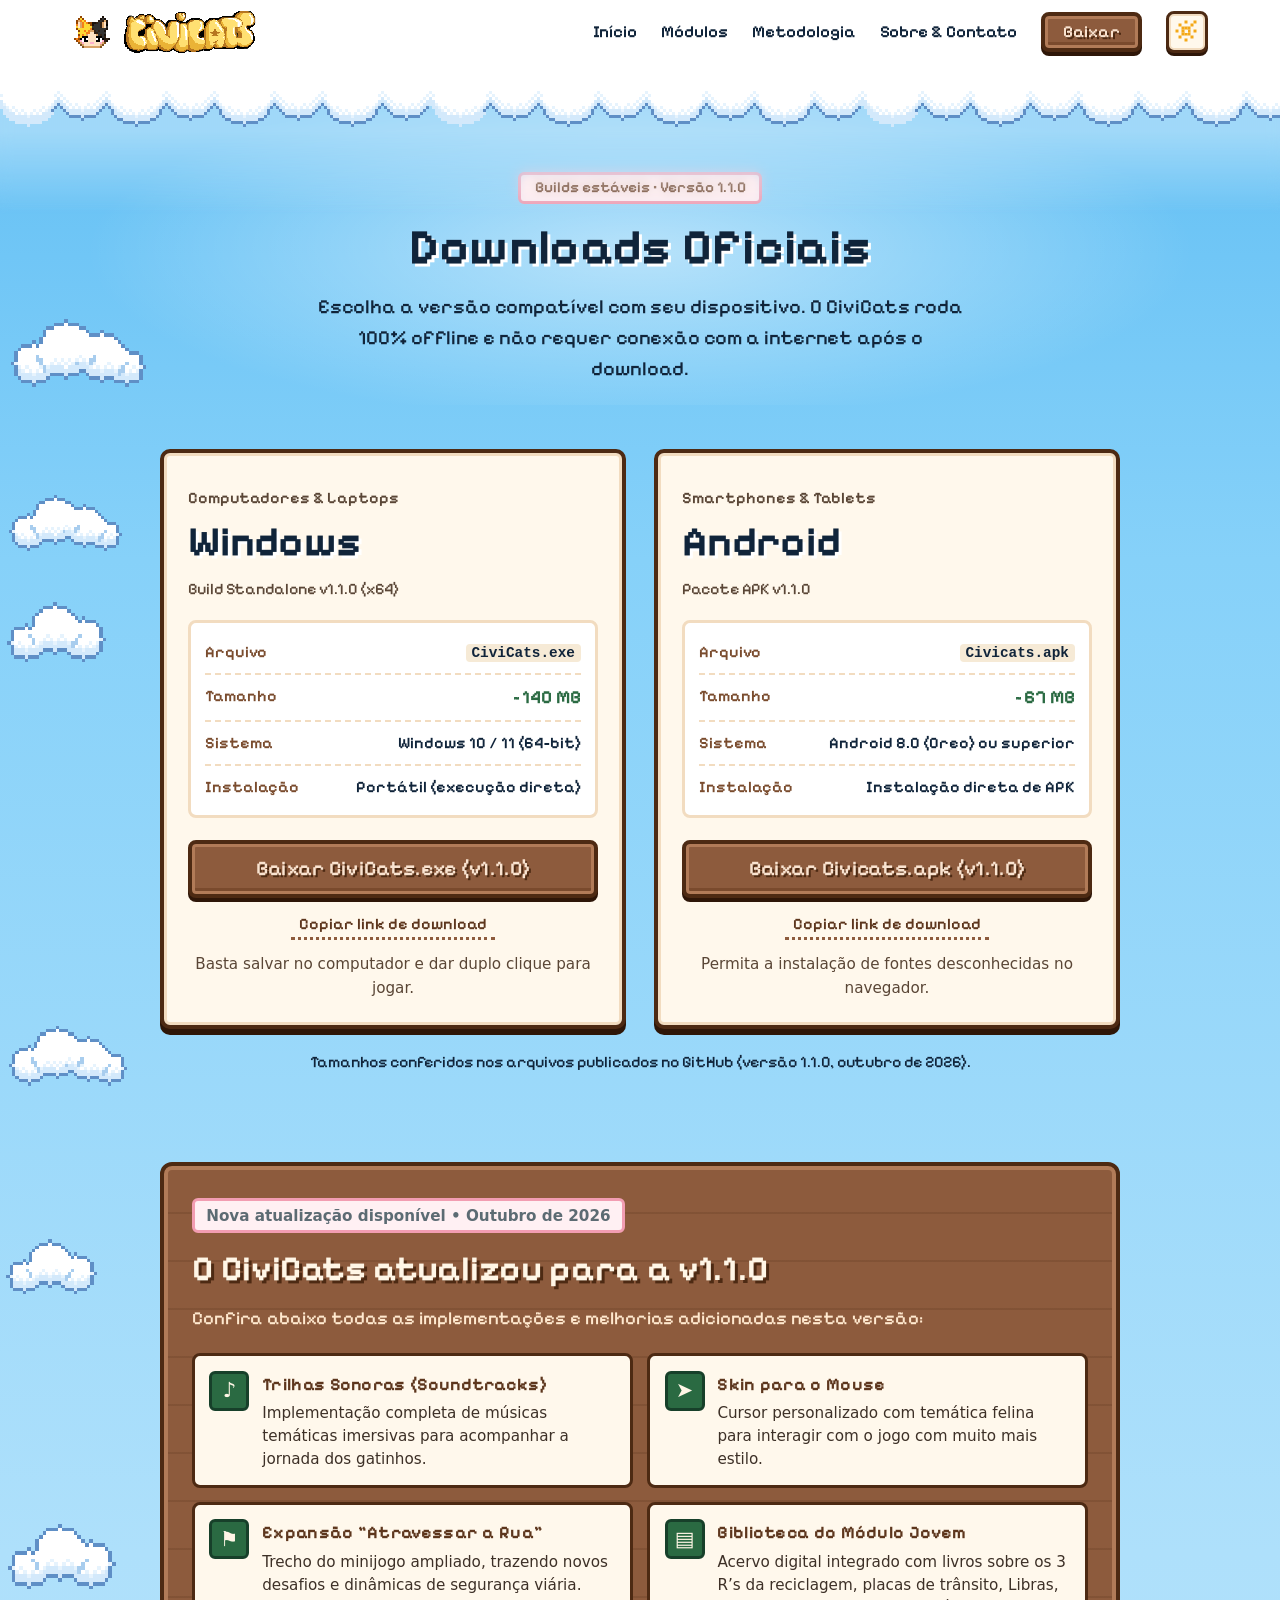
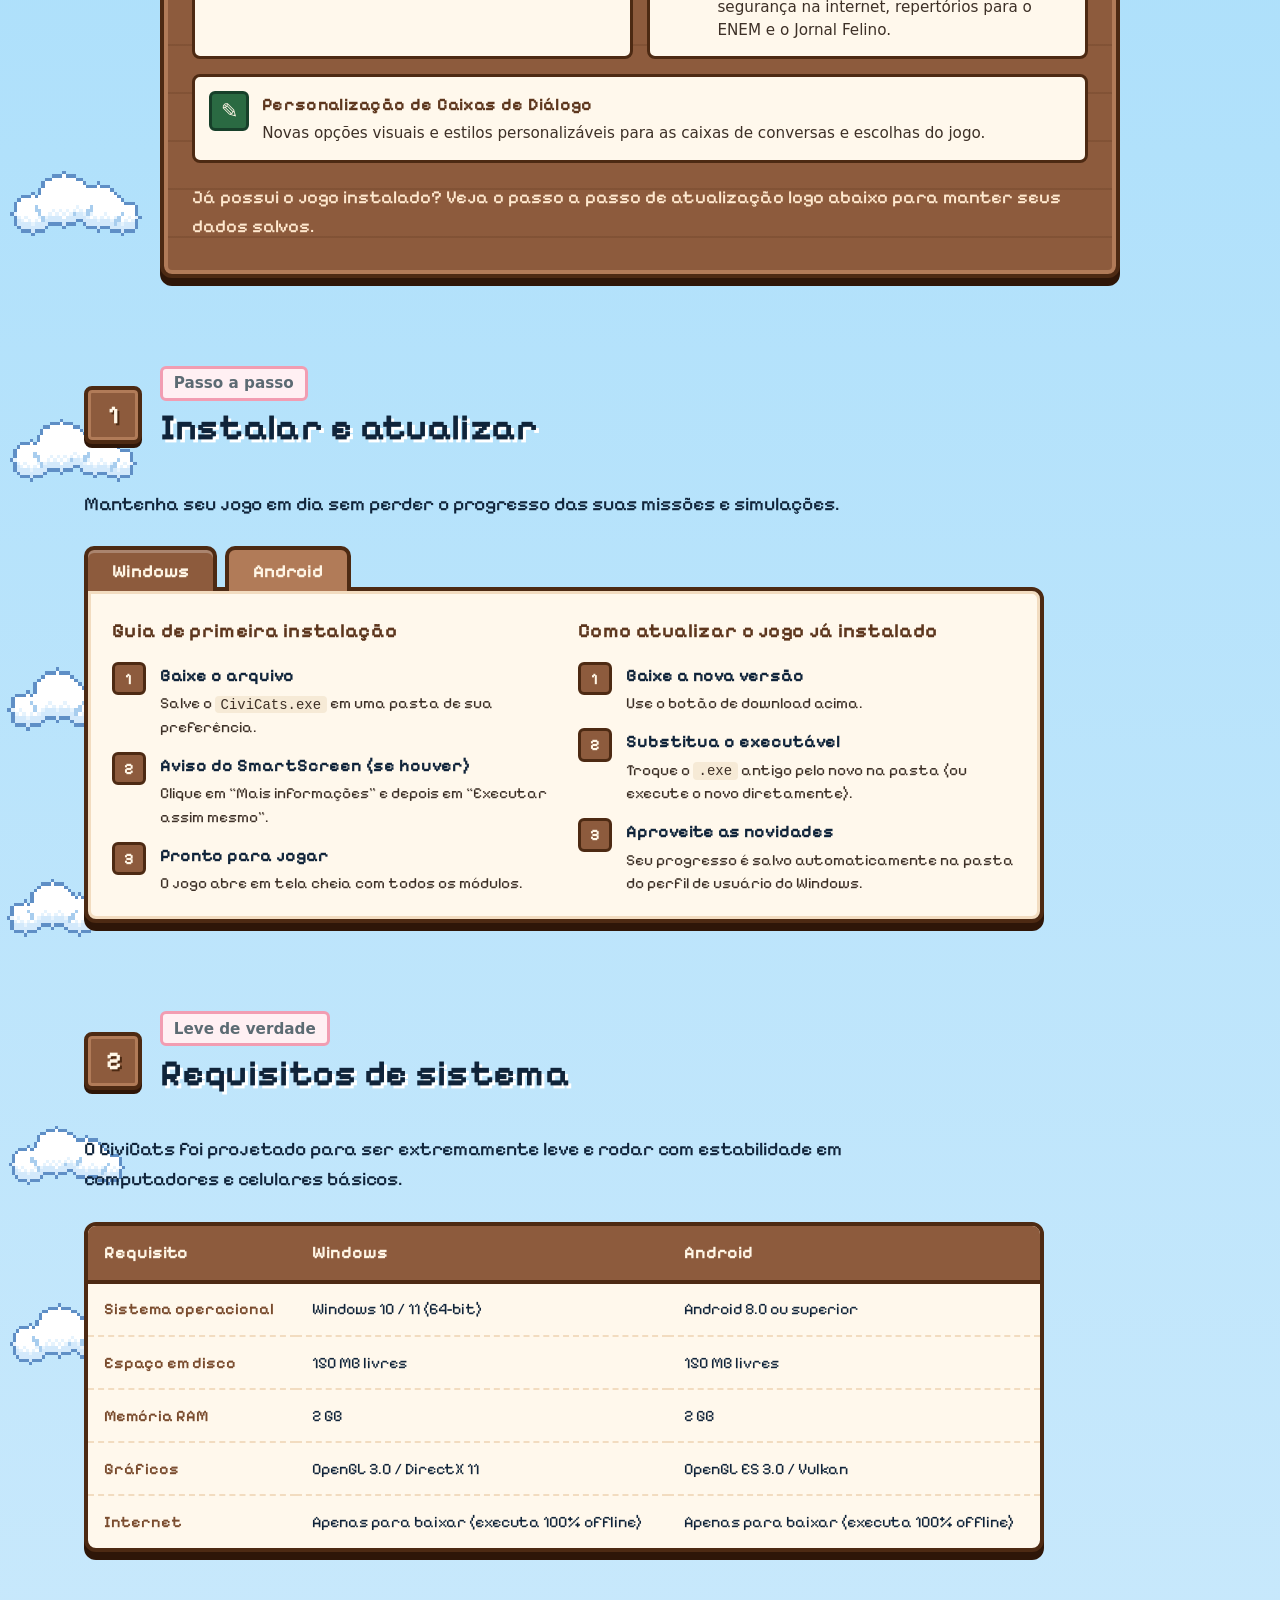
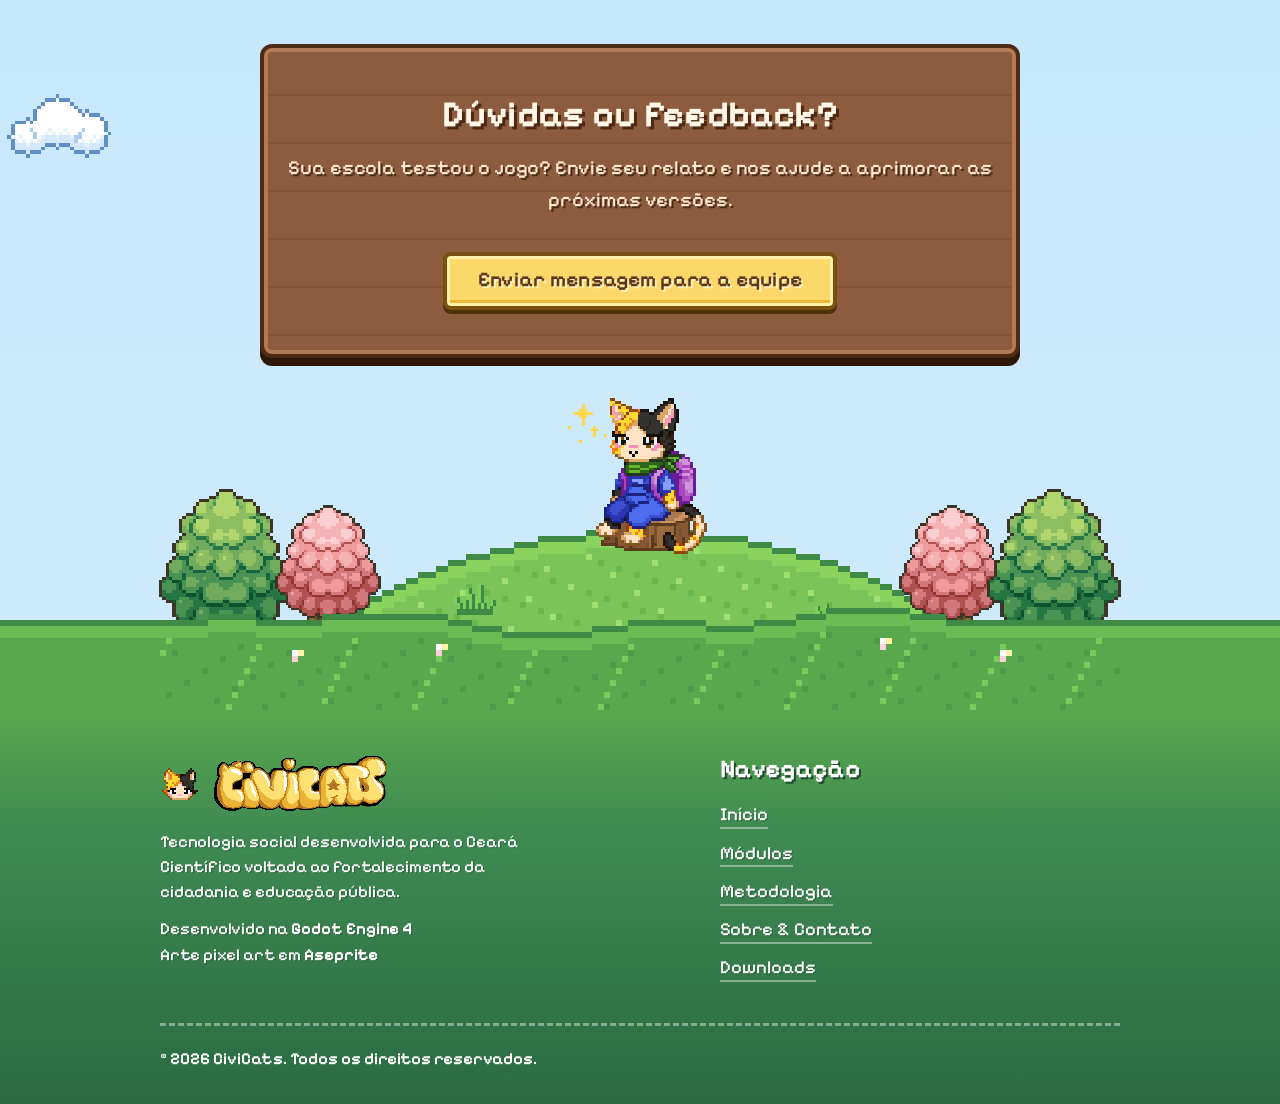
<file: downloads.html>
<!DOCTYPE html>
<html lang="pt-BR">
<head>
  <meta charset="UTF-8">
  <meta name="viewport" content="width=device-width, initial-scale=1.0">
  <meta name="description" content="Baixe o CiviCats v1.1.0 para Windows (.exe, ~140 MB) ou Android (.apk, ~67 MB). Jogo 100% offline após o download.">
  <meta name="theme-color" content="#7ecbf7">

  <script>
    /* Tema: sempre claro, a menos que a pessoa tenha escolhido o modo escuro pelo botão */
    (function () {
      var t = null;
      try { t = localStorage.getItem('civicats-theme'); } catch (e) {}
      document.documentElement.setAttribute('data-theme', t === 'dark' ? 'dark' : 'light');
    })();
  </script>

  <title>CiviCats | Downloads Oficiais</title>

  <link rel="icon" type="image/png" href="assets/images/favicon.png">

  <link rel="preconnect" href="https://fonts.googleapis.com">
  <link rel="preconnect" href="https://fonts.gstatic.com" crossorigin>
  <link href="https://fonts.googleapis.com/css2?family=Pixelify+Sans:wght@400;500;600;700&family=Plus+Jakarta+Sans:wght@400;500;600;700&display=swap" rel="stylesheet">

  <link rel="stylesheet" href="css/style.css">
  <link rel="stylesheet" href="css/home.css">
  <link rel="stylesheet" href="css/inner.css">
  <link rel="stylesheet" href="css/downloads.css">
  <link rel="stylesheet" href="css/dark.css">
</head>
<body class="home inner page-downloads">
  <a href="#conteudo-principal" class="skip-link">Pular para o conteúdo principal</a>

  <header class="site-header">
    <div class="site-header-bar">
      <a href="index.html" class="site-brand" aria-label="CiviCats - Página Inicial">
        <img src="assets/images/cat-avatar.png" alt="" class="site-brand-icon" width="40" height="32">
        <img src="assets/images/logo-civicats.png" alt="CiviCats" class="site-brand-logo" width="1349" height="424">
      </a>

      <!-- Botão Hamburguer Mobile -->
      <button
        class="menu-btn"
        id="menu-toggle"
        aria-label="Abrir menu de navegação"
        aria-expanded="false"
        aria-controls="nav-menu"
      >
        <span class="menu-bar"></span>
        <span class="menu-bar"></span>
        <span class="menu-bar"></span>
      </button>

      <!-- Navegação Principal -->
      <nav class="top-nav" id="nav-menu" aria-label="Navegação do site">
        <ul class="top-nav-list">
          <li><a href="index.html" class="top-nav-link">Início</a></li>
          <li><a href="modulos.html" class="top-nav-link">Módulos</a></li>
          <li><a href="metodologia.html" class="top-nav-link">Metodologia</a></li>
          <li><a href="sobre.html" class="top-nav-link">Sobre &amp; Contato</a></li>
          <li><a href="downloads.html" class="btn-pixel btn-pixel--sm" aria-current="page">Baixar</a></li>
          <li><button type="button" class="theme-toggle" aria-pressed="false" aria-label="Ativar modo escuro" title="Modo escuro"><span class="theme-icon" aria-hidden="true"></span></button></li>
        </ul>
      </nav>
    </div>
  </header>

  <main id="conteudo-principal">

    <!-- Nuvens decorativas pelo céu da página inteira -->
    <div class="page-sky" aria-hidden="true">
      <img src="assets/images/home/cloud-a.svg" alt="" class="sky-cloud" style="--top:7%;  --w:150px; --dur:110s; --delay:-30s">
      <img src="assets/images/home/cloud-b.svg" alt="" class="sky-cloud" style="--top:15%; --w:110px; --dur:150s; --delay:-110s">
      <img src="assets/images/home/cloud-a.svg" alt="" class="sky-cloud" style="--top:27%; --w:130px; --dur:125s; --delay:-70s">
      <img src="assets/images/home/cloud-b.svg" alt="" class="sky-cloud" style="--top:41%; --w:120px; --dur:140s; --delay:-20s">
      <img src="assets/images/home/cloud-a.svg" alt="" class="sky-cloud" style="--top:55%; --w:140px; --dur:115s; --delay:-90s">
      <img src="assets/images/home/cloud-b.svg" alt="" class="sky-cloud" style="--top:68%; --w:105px; --dur:160s; --delay:-50s">
      <img src="assets/images/home/cloud-a.svg" alt="" class="sky-cloud" style="--top:80%; --w:135px; --dur:130s; --delay:-120s">
      <img src="assets/images/home/cloud-b.svg" alt="" class="sky-cloud" style="--top:91%; --w:115px; --dur:145s; --delay:-10s">
      <img src="assets/images/home/cloud-a.svg" alt="" class="sky-cloud" style="--top:12%; --w:125px; --dur:135s; --delay:-85s">
      <img src="assets/images/home/cloud-b.svg" alt="" class="sky-cloud" style="--top:33%; --w:100px; --dur:155s; --delay:-40s">
      <img src="assets/images/home/cloud-a.svg" alt="" class="sky-cloud" style="--top:48%; --w:145px; --dur:120s; --delay:-100s">
      <img src="assets/images/home/cloud-b.svg" alt="" class="sky-cloud" style="--top:62%; --w:115px; --dur:148s; --delay:-65s">
      <img src="assets/images/home/cloud-a.svg" alt="" class="sky-cloud" style="--top:75%; --w:128px; --dur:132s; --delay:-15s">
    </div>

    <div class="page-sections">

    <section class="page-header">
      <div class="container">
        <span class="pill-tag hero-badge">Builds estáveis &bull; Versão <span id="page-version">1.1.0</span></span>
        <h1 class="page-title">Downloads Oficiais</h1>
        <p class="page-subtitle">Escolha a versão compatível com seu dispositivo. O CiviCats roda 100% offline e não requer conexão com a internet após o download.</p>
        <p class="release-notice" id="release-notice" role="status" hidden></p>
      </div>
    </section>

    <section class="section" aria-labelledby="dl-title">
      <div class="container">
        <h2 id="dl-title" class="sr-only">Escolha a sua plataforma</h2>
        <div class="dl-grid">
        <article class="card dl-card" id="card-windows" data-platform="Windows">
          <span class="rec-tag" hidden>★ Recomendado para o seu dispositivo</span>
          <p class="dl-kicker">Computadores &amp; Laptops</p>
          <h3 class="dl-os">Windows</h3>
          <p class="dl-sub">Build Standalone v1.1.0 (x64)</p>
          <dl class="spec-list">
            <div><dt>Arquivo</dt><dd><code>CiviCats.exe</code></dd></div>
            <div><dt>Tamanho</dt><dd><span class="size-value" data-asset="exe" title="140.308.176 bytes">~140 MB</span></dd></div>
            <div><dt>Sistema</dt><dd>Windows 10 / 11 (64-bit)</dd></div>
            <div><dt>Instalação</dt><dd>Portátil (execução direta)</dd></div>
          </dl>
          <a href="https://github.com/MaryAylla/civicats-site/releases/download/1.1.0/CiviCats.exe" class="btn-pixel btn-pixel--lg download-btn" data-platform="Windows" download="CiviCats.exe">Baixar CiviCats.exe (v1.1.0)</a>
          <button type="button" class="copy-link" data-url="https://github.com/MaryAylla/civicats-site/releases/download/1.1.0/CiviCats.exe">Copiar link de download</button>
          <p class="dl-note">Basta salvar no computador e dar duplo clique para jogar.</p>
        </article>
        <article class="card dl-card" id="card-android" data-platform="Android">
          <span class="rec-tag" hidden>★ Recomendado para o seu dispositivo</span>
          <p class="dl-kicker">Smartphones &amp; Tablets</p>
          <h3 class="dl-os">Android</h3>
          <p class="dl-sub">Pacote APK v1.1.0</p>
          <dl class="spec-list">
            <div><dt>Arquivo</dt><dd><code>Civicats.apk</code></dd></div>
            <div><dt>Tamanho</dt><dd><span class="size-value" data-asset="apk" title="67.341.693 bytes">~67 MB</span></dd></div>
            <div><dt>Sistema</dt><dd>Android 8.0 (Oreo) ou superior</dd></div>
            <div><dt>Instalação</dt><dd>Instalação direta de APK</dd></div>
          </dl>
          <a href="https://github.com/MaryAylla/civicats-site/releases/download/1.1.0/CiviCats.apk" class="btn-pixel btn-pixel--lg download-btn" data-platform="Android" download="Civicats.apk">Baixar Civicats.apk (v1.1.0)</a>
          <button type="button" class="copy-link" data-url="https://github.com/MaryAylla/civicats-site/releases/download/1.1.0/CiviCats.apk">Copiar link de download</button>
          <p class="dl-note">Permita a instalação de fontes desconhecidas no navegador.</p>
        </article>
        </div>
        <p class="dl-foot">Tamanhos conferidos nos arquivos publicados no GitHub (versão 1.1.0, outubro de 2026).</p>
      </div>
    </section>

    <section class="section" aria-labelledby="news-title">
      <div class="container">
        <div class="wood-panel news-panel">
          <p class="eyebrow">Nova atualização disponível &bull; Outubro de 2026</p>
          <h2 id="news-title" class="news-heading">O CiviCats atualizou para a v1.1.0</h2>
          <p class="news-lead">Confira abaixo todas as implementações e melhorias adicionadas nesta versão:</p>
          <ul class="news-list">
          <li class="news-item">
            <span class="news-icon" aria-hidden="true">♪</span>
            <div><h3 class="news-title">Trilhas Sonoras (Soundtracks)</h3><p>Implementação completa de músicas temáticas imersivas para acompanhar a jornada dos gatinhos.</p></div>
          </li>
          <li class="news-item">
            <span class="news-icon" aria-hidden="true">➤</span>
            <div><h3 class="news-title">Skin para o Mouse</h3><p>Cursor personalizado com temática felina para interagir com o jogo com muito mais estilo.</p></div>
          </li>
          <li class="news-item">
            <span class="news-icon" aria-hidden="true">⚑</span>
            <div><h3 class="news-title">Expansão &ldquo;Atravessar a Rua&rdquo;</h3><p>Trecho do minijogo ampliado, trazendo novos desafios e dinâmicas de segurança viária.</p></div>
          </li>
          <li class="news-item">
            <span class="news-icon" aria-hidden="true">▤</span>
            <div><h3 class="news-title">Biblioteca do Módulo Jovem</h3><p>Acervo digital integrado com livros sobre os 3 R&rsquo;s da reciclagem, placas de trânsito, Libras, segurança na internet, repertórios para o ENEM e o Jornal Felino.</p></div>
          </li>
          <li class="news-item">
            <span class="news-icon" aria-hidden="true">✎</span>
            <div><h3 class="news-title">Personalização de Caixas de Diálogo</h3><p>Novas opções visuais e estilos personalizáveis para as caixas de conversas e escolhas do jogo.</p></div>
          </li>
          </ul>
          <p class="news-foot">Já possui o jogo instalado? Veja o passo a passo de atualização logo abaixo para manter seus dados salvos.</p>
        </div>
      </div>
    </section>

    <section class="section" aria-labelledby="guide-title">
      <div class="container">
        <div class="section-head">
          <span class="level-badge" aria-hidden="true">1</span>
          <div>
            <p class="eyebrow">Passo a passo</p>
            <h2 id="guide-title" class="section-title-left">Instalar e atualizar</h2>
          </div>
        </div>
        <p class="section-lead">Mantenha seu jogo em dia sem perder o progresso das suas missões e simulações.</p>

        <div class="guide" id="install-guide">
          <div class="guide-tabs" role="tablist" aria-label="Plataforma do guia">
            <button type="button" role="tab" id="tab-win" class="guide-tab is-active" aria-selected="true" aria-controls="panel-win" data-platform="Windows">Windows</button>
            <button type="button" role="tab" id="tab-and" class="guide-tab" aria-selected="false" aria-controls="panel-and" tabindex="-1" data-platform="Android">Android</button>
          </div>

          <div class="guide-panel" role="tabpanel" id="panel-win" aria-labelledby="tab-win">
            <div class="guide-cols">
              <div><h3 class="guide-h">Guia de primeira instalação</h3><ol class="step-list"><li><strong>Baixe o arquivo</strong><span>Salve o <code>CiviCats.exe</code> em uma pasta de sua preferência.</span></li><li><strong>Aviso do SmartScreen (se houver)</strong><span>Clique em &ldquo;Mais informações&rdquo; e depois em &ldquo;Executar assim mesmo&rdquo;.</span></li><li><strong>Pronto para jogar</strong><span>O jogo abre em tela cheia com todos os módulos.</span></li></ol></div>
              <div><h3 class="guide-h">Como atualizar o jogo já instalado</h3><ol class="step-list"><li><strong>Baixe a nova versão</strong><span>Use o botão de download acima.</span></li><li><strong>Substitua o executável</strong><span>Troque o <code>.exe</code> antigo pelo novo na pasta (ou execute o novo diretamente).</span></li><li><strong>Aproveite as novidades</strong><span>Seu progresso é salvo automaticamente na pasta do perfil de usuário do Windows.</span></li></ol></div>
            </div>
          </div>
          <div class="guide-panel" role="tabpanel" id="panel-and" aria-labelledby="tab-and" hidden>
            <div class="guide-cols">
              <div><h3 class="guide-h">Guia de primeira instalação</h3><ol class="step-list"><li><strong>Baixe o arquivo</strong><span>Toque em baixar e aguarde o <code>.apk</code> terminar de transferir.</span></li><li><strong>Permita fontes desconhecidas</strong><span>Autorize a instalação de fontes desconhecidas no navegador, se o Android pedir.</span></li><li><strong>Instalação concluída</strong><span>Abra o arquivo baixado e toque em &ldquo;Instalar&rdquo;.</span></li></ol></div>
              <div><h3 class="guide-h">Como atualizar o jogo já instalado</h3><ol class="step-list"><li><strong>Baixe o APK atualizado</strong><span>Use o botão de download acima.</span></li><li><strong>Instale por cima do antigo</strong><span>Abra o novo arquivo, sem desinstalar o jogo.</span></li><li><strong>Confirme a atualização</strong><span>Toque em &ldquo;Atualizar&rdquo;. Nada de apagar dados: o progresso é mantido.</span></li></ol></div>
            </div>
          </div>
        </div>
      </div>
    </section>

    <section class="section" aria-labelledby="req-title">
      <div class="container">
        <div class="section-head">
          <span class="level-badge" aria-hidden="true">2</span>
          <div>
            <p class="eyebrow">Leve de verdade</p>
            <h2 id="req-title" class="section-title-left">Requisitos de sistema</h2>
          </div>
        </div>
        <p class="section-lead">O CiviCats foi projetado para ser extremamente leve e rodar com estabilidade em computadores e celulares básicos.</p>
        <div class="req-wrap">
          <table class="req-table">
            <caption class="sr-only">Requisitos mínimos por plataforma</caption>
            <thead><tr><th scope="col">Requisito</th><th scope="col">Windows</th><th scope="col">Android</th></tr></thead>
            <tbody>
              <tr><th scope="row">Sistema operacional</th><td>Windows 10 / 11 (64-bit)</td><td>Android 8.0 ou superior</td></tr>
              <tr><th scope="row">Espaço em disco</th><td>150 MB livres</td><td>150 MB livres</td></tr>
              <tr><th scope="row">Memória RAM</th><td>2 GB</td><td>2 GB</td></tr>
              <tr><th scope="row">Gráficos</th><td>OpenGL 3.0 / DirectX 11</td><td>OpenGL ES 3.0 / Vulkan</td></tr>
              <tr><th scope="row">Internet</th><td>Apenas para baixar (executa 100% offline)</td><td>Apenas para baixar (executa 100% offline)</td></tr>
            </tbody>
          </table>
        </div>
      </div>
    </section>

    <section class="cta-banner" aria-labelledby="cta-title">
      <div class="container cta-banner-container">
        <div>
          <h2 id="cta-title" class="cta-banner-title">Dúvidas ou feedback?</h2>
          <p class="cta-banner-desc">Sua escola testou o jogo? Envie seu relato e nos ajude a aprimorar as próximas versões.</p>
          <a href="sobre.html#contato" class="btn-pixel btn-pixel--lg btn-pixel--sun">Enviar mensagem para a equipe</a>
        </div>
      </div>
    </section>

    </div>
  </main>

  <!-- Rodapé: único lugar com grama (colinas, árvores e o gatinho pulando) -->
  <footer class="site-footer">
    <div class="meadow-wrap" aria-hidden="true">
    <div class="meadow">
      <img src="assets/images/home/hills.svg" alt="" class="meadow-hills">

      <!-- Árvores (sprites enviados): uma dupla de cada lado da elevação -->
      <img src="assets/images/home/tree-green.png" alt="" class="tree" style="--x:11;  --w:14; --b:13">
      <img src="assets/images/home/tree-pink.png"  alt="" class="tree" style="--x:28;  --w:11; --b:17.5">
      <img src="assets/images/home/tree-pink.png"  alt="" class="tree" style="--x:132; --w:11; --b:17.5">
      <img src="assets/images/home/tree-green.png" alt="" class="tree" style="--x:149; --w:14; --b:13">

      <img src="assets/images/home/tuft.svg" alt="" class="tuft" style="--x:52;  --w:5; --b:22">
      <img src="assets/images/home/tuft.svg" alt="" class="tuft" style="--x:110; --w:4; --b:19">

      <!-- Mascote sentado no topo da elevação (sprite do gatinho) -->
      <img src="assets/images/home/cat-sit.png" alt="" class="meadow-cat">

      <img src="assets/images/home/hills-front.svg" alt="" class="meadow-front">
    </div>
      </div>

    <div class="footer-body">
    <div class="site-footer-grid">
      <div class="footer-col footer-about">
        <a href="index.html" class="site-brand site-brand--light" aria-label="CiviCats - Página Inicial">
          <img src="assets/images/cat-avatar.png" alt="" class="site-brand-icon" width="40" height="32">
          <img src="assets/images/logo-civicats.png" alt="CiviCats" class="site-brand-logo" width="1349" height="424">
        </a>
        <p class="footer-text">Tecnologia social desenvolvida para o Ceará Científico voltada ao fortalecimento da cidadania e educação pública.</p>
        <p class="footer-text footer-credits">Desenvolvido na <strong>Godot Engine 4</strong><br>Arte pixel art em <strong>Aseprite</strong></p>
      </div>

      <nav class="footer-col footer-nav" aria-label="Navegação do rodapé">
        <h2 class="footer-heading">Navegação</h2>
        <ul>
          <li><a href="index.html">Início</a></li>
          <li><a href="modulos.html">Módulos</a></li>
          <li><a href="metodologia.html">Metodologia</a></li>
          <li><a href="sobre.html">Sobre &amp; Contato</a></li>
          <li><a href="downloads.html">Downloads</a></li>
        </ul>
      </nav>
    </div>

    <p class="footer-copy">&copy; 2026 CiviCats. Todos os direitos reservados.</p>
    </div>
  </footer>

  <script src="js/main.js"></script>
  <script src="js/theme.js"></script>
  <script src="js/downloads.js"></script>
</body>
</html>
</file>
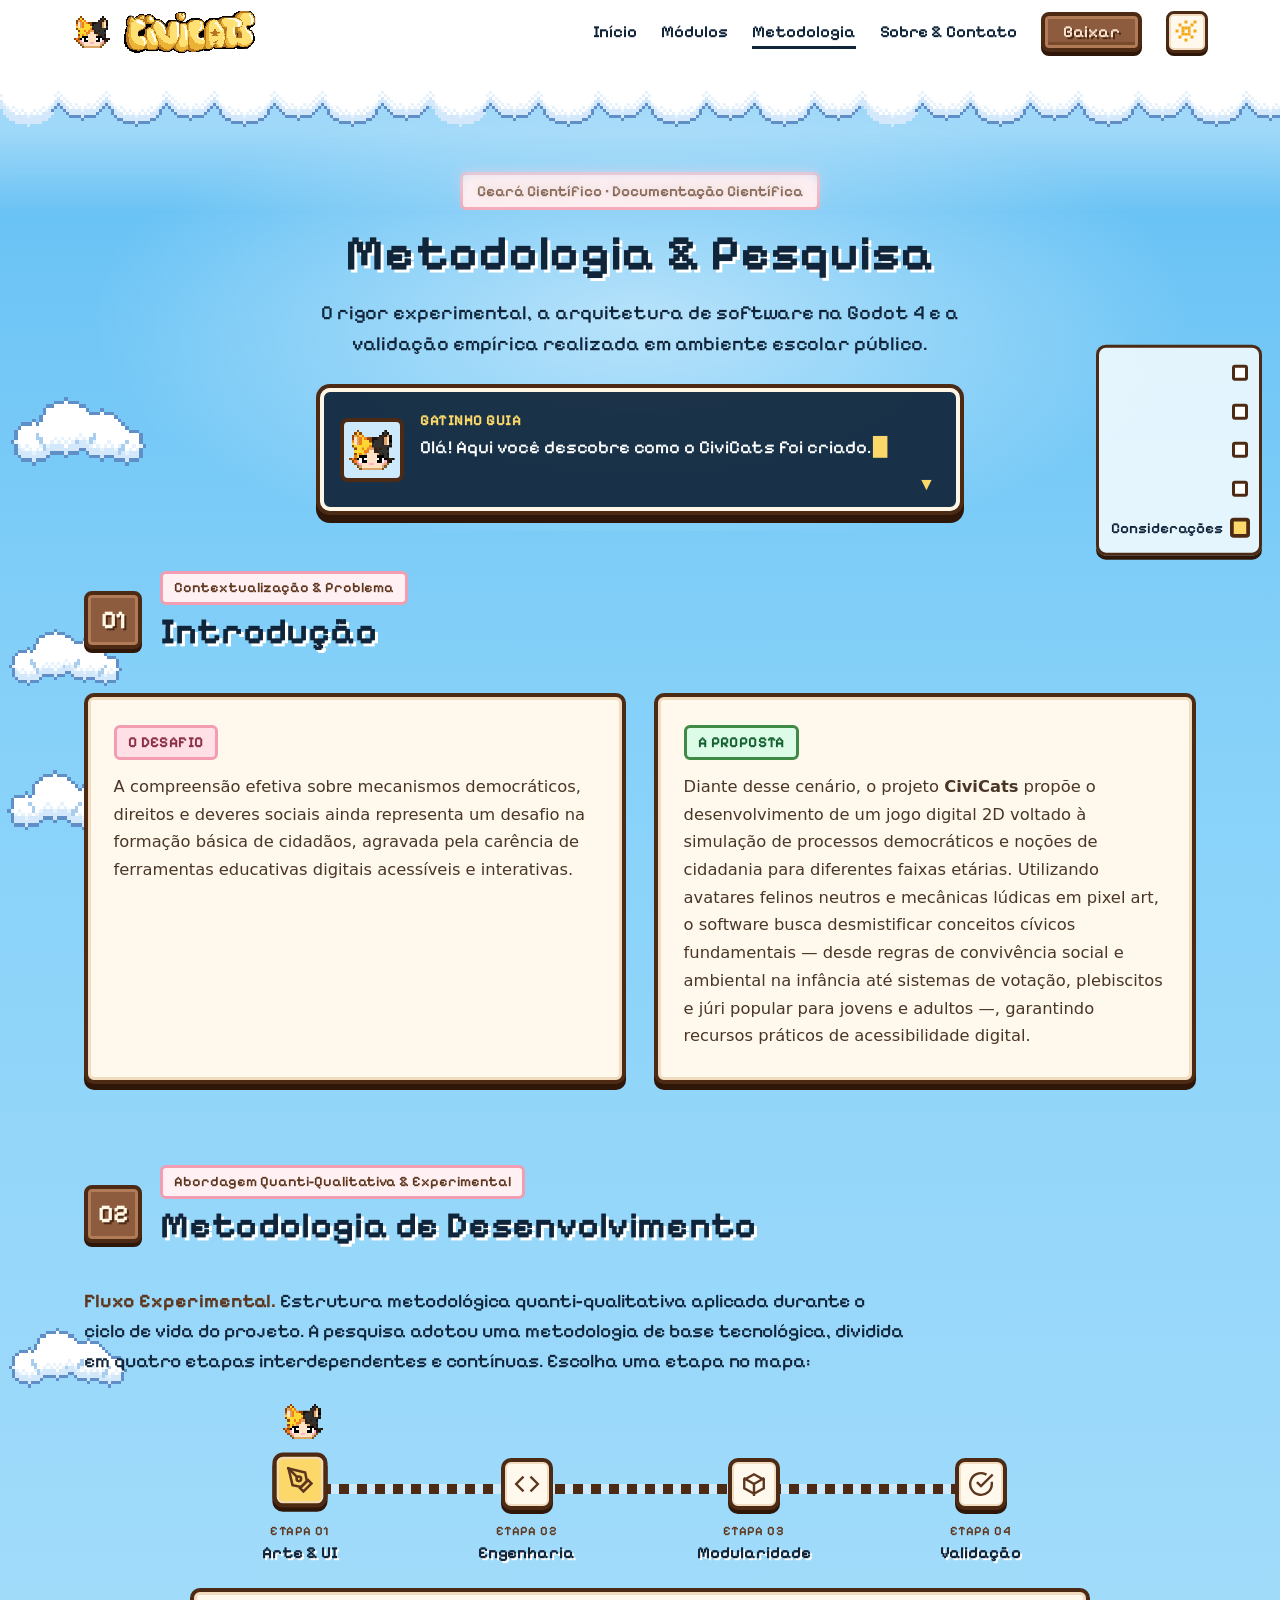
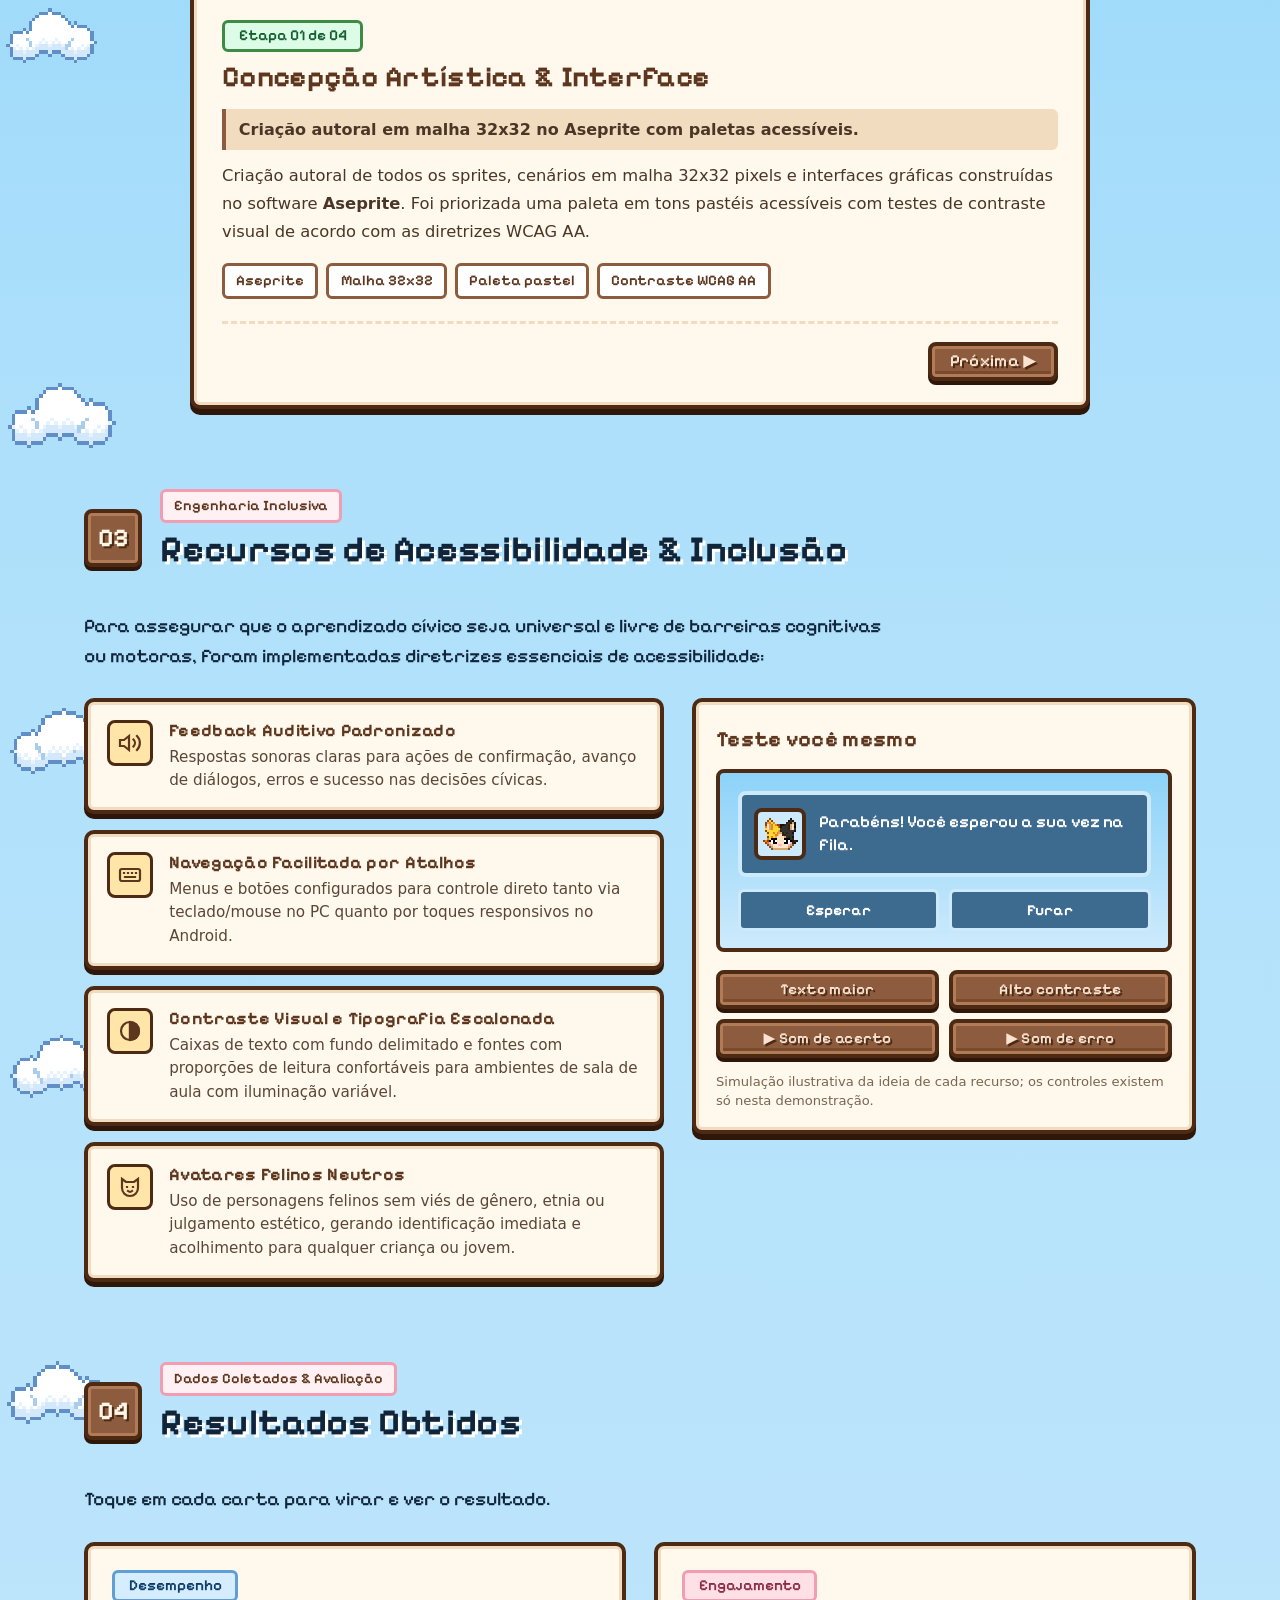
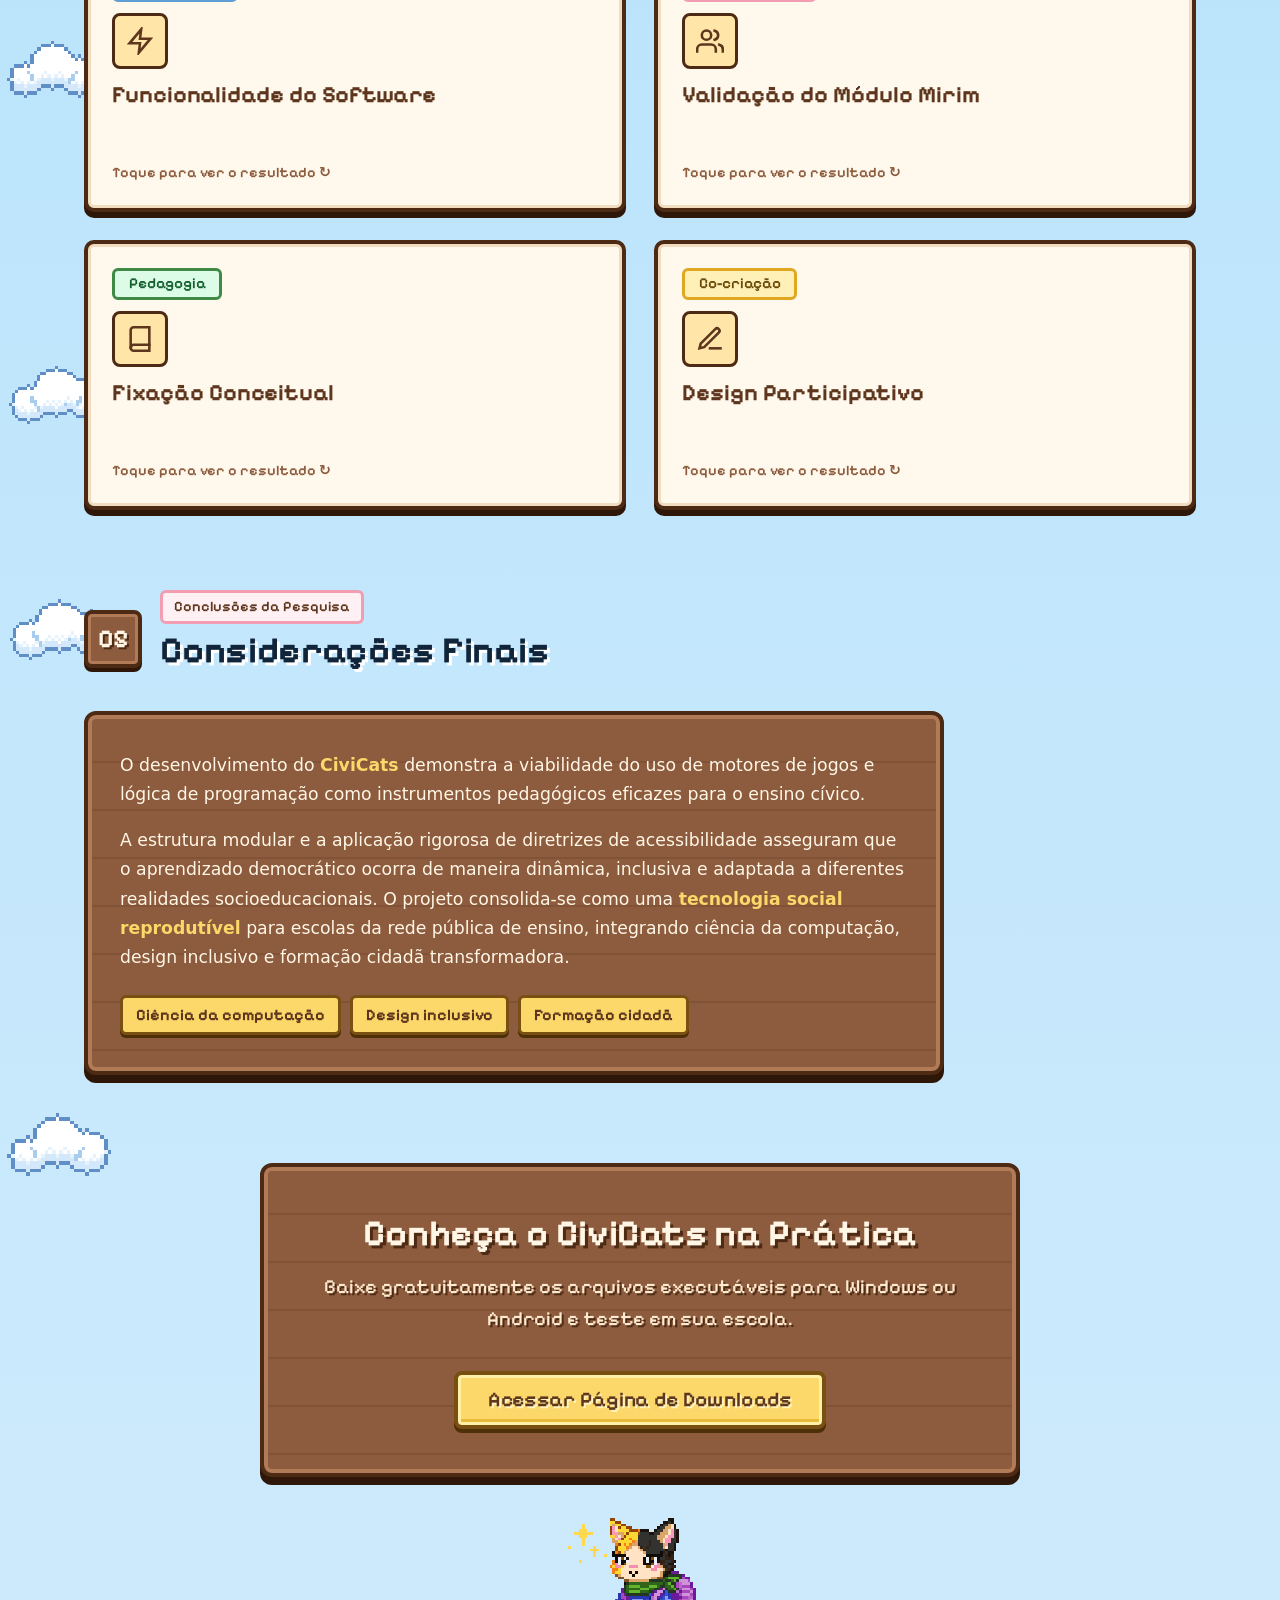
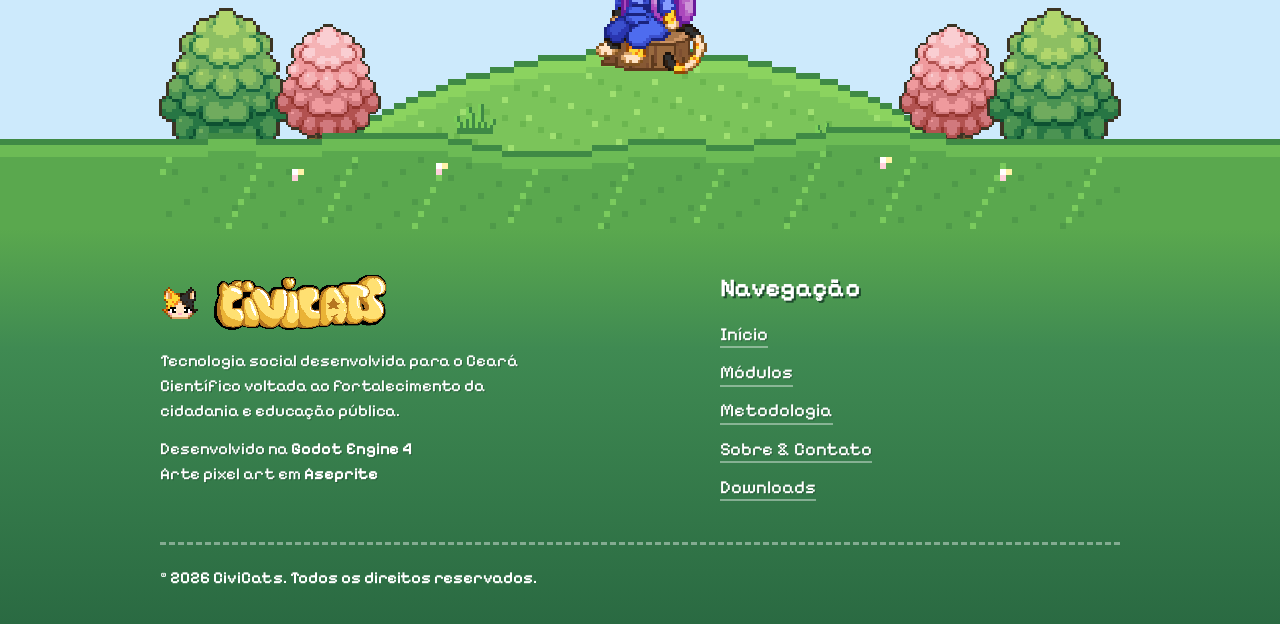
<file: metodologia.html>
<!DOCTYPE html>
<html lang="pt-BR">
<head>
  <meta charset="UTF-8">
  <meta name="viewport" content="width=device-width, initial-scale=1.0">
  <meta name="description" content="Fundamentação teórica, metodologia, acessibilidade, resultados de campo e validação científica do projeto CiviCats para o Ceará Científico.">
  <meta name="theme-color" content="#7ecbf7">

  <script>
    /* Tema: sempre claro, a menos que a pessoa tenha escolhido o modo escuro pelo botão */
    (function () {
      var t = null;
      try { t = localStorage.getItem('civicats-theme'); } catch (e) {}
      document.documentElement.setAttribute('data-theme', t === 'dark' ? 'dark' : 'light');
    })();
  </script>

  <title>CiviCats | Metodologia &amp; Pesquisa Científica</title>

  <!-- Favicon -->
  <link rel="icon" type="image/png" href="assets/images/favicon.png">

  <!-- Google Fonts: Pixelify Sans (visual pixel art) + Plus Jakarta Sans (textos longos) -->
  <link rel="preconnect" href="https://fonts.googleapis.com">
  <link rel="preconnect" href="https://fonts.gstatic.com" crossorigin>
  <link href="https://fonts.googleapis.com/css2?family=Pixelify+Sans:wght@400;500;600;700&family=Plus+Jakarta+Sans:wght@400;500;600;700&display=swap" rel="stylesheet">

  <!-- Estilos: base + tema novo (home.css) + camadas das páginas internas -->
  <link rel="stylesheet" href="css/style.css">
  <link rel="stylesheet" href="css/home.css">
  <link rel="stylesheet" href="css/inner.css">
  <link rel="stylesheet" href="css/metodologia.css">
  <link rel="stylesheet" href="css/dark.css">
</head>
<body class="home inner page-metodologia">
  <!-- Acessibilidade: Atalho de Teclado -->
  <a href="#conteudo-principal" class="skip-link">Pular para o conteúdo principal</a>

  <header class="site-header">
    <div class="site-header-bar">
      <a href="index.html" class="site-brand" aria-label="CiviCats - Página Inicial">
        <img src="assets/images/cat-avatar.png" alt="" class="site-brand-icon" width="40" height="32">
        <img src="assets/images/logo-civicats.png" alt="CiviCats" class="site-brand-logo" width="1349" height="424">
      </a>

      <!-- Botão Hamburguer Mobile -->
      <button
        class="menu-btn"
        id="menu-toggle"
        aria-label="Abrir menu de navegação"
        aria-expanded="false"
        aria-controls="nav-menu"
      >
        <span class="menu-bar"></span>
        <span class="menu-bar"></span>
        <span class="menu-bar"></span>
      </button>

      <!-- Navegação Principal -->
      <nav class="top-nav" id="nav-menu" aria-label="Navegação do site">
        <ul class="top-nav-list">
          <li><a href="index.html" class="top-nav-link">Início</a></li>
          <li><a href="modulos.html" class="top-nav-link">Módulos</a></li>
          <li><a href="metodologia.html" class="top-nav-link is-current" aria-current="page">Metodologia</a></li>
          <li><a href="sobre.html" class="top-nav-link">Sobre &amp; Contato</a></li>
          <li><a href="downloads.html" class="btn-pixel btn-pixel--sm">Baixar</a></li>
          <li><button type="button" class="theme-toggle" aria-pressed="false" aria-label="Ativar modo escuro" title="Modo escuro"><span class="theme-icon" aria-hidden="true"></span></button></li>
        </ul>
      </nav>
    </div>
  </header>

  <!-- Índice lateral: mostra em qual seção você está (aparece em telas largas) -->
  <nav class="section-rail" id="section-rail" aria-label="Seções desta página">
    <ol>
      <li><a href="#introducao" data-target="introducao"><span class="rail-label">Introdução</span><span class="rail-dot" aria-hidden="true"></span></a></li>
      <li><a href="#metodo" data-target="metodo"><span class="rail-label">Metodologia</span><span class="rail-dot" aria-hidden="true"></span></a></li>
      <li><a href="#acessibilidade" data-target="acessibilidade"><span class="rail-label">Acessibilidade</span><span class="rail-dot" aria-hidden="true"></span></a></li>
      <li><a href="#resultados" data-target="resultados"><span class="rail-label">Resultados</span><span class="rail-dot" aria-hidden="true"></span></a></li>
      <li><a href="#conclusao" data-target="conclusao"><span class="rail-label">Considerações</span><span class="rail-dot" aria-hidden="true"></span></a></li>
    </ol>
  </nav>

  <main id="conteudo-principal">

    <!-- Nuvens decorativas pelo céu da página inteira -->
    <div class="page-sky" aria-hidden="true">
      <img src="assets/images/home/cloud-a.svg" alt="" class="sky-cloud" style="--top:7%;  --w:150px; --dur:110s; --delay:-30s">
      <img src="assets/images/home/cloud-b.svg" alt="" class="sky-cloud" style="--top:15%; --w:110px; --dur:150s; --delay:-110s">
      <img src="assets/images/home/cloud-a.svg" alt="" class="sky-cloud" style="--top:27%; --w:130px; --dur:125s; --delay:-70s">
      <img src="assets/images/home/cloud-b.svg" alt="" class="sky-cloud" style="--top:41%; --w:120px; --dur:140s; --delay:-20s">
      <img src="assets/images/home/cloud-a.svg" alt="" class="sky-cloud" style="--top:55%; --w:140px; --dur:115s; --delay:-90s">
      <img src="assets/images/home/cloud-b.svg" alt="" class="sky-cloud" style="--top:68%; --w:105px; --dur:160s; --delay:-50s">
      <img src="assets/images/home/cloud-a.svg" alt="" class="sky-cloud" style="--top:80%; --w:135px; --dur:130s; --delay:-120s">
      <img src="assets/images/home/cloud-b.svg" alt="" class="sky-cloud" style="--top:91%; --w:115px; --dur:145s; --delay:-10s">
      <img src="assets/images/home/cloud-a.svg" alt="" class="sky-cloud" style="--top:12%; --w:125px; --dur:135s; --delay:-85s">
      <img src="assets/images/home/cloud-b.svg" alt="" class="sky-cloud" style="--top:33%; --w:100px; --dur:155s; --delay:-40s">
      <img src="assets/images/home/cloud-a.svg" alt="" class="sky-cloud" style="--top:48%; --w:145px; --dur:120s; --delay:-100s">
      <img src="assets/images/home/cloud-b.svg" alt="" class="sky-cloud" style="--top:62%; --w:115px; --dur:148s; --delay:-65s">
      <img src="assets/images/home/cloud-a.svg" alt="" class="sky-cloud" style="--top:75%; --w:128px; --dur:132s; --delay:-15s">
    </div>

    <!-- Cabeçalho da Página -->
    <section class="page-header">
      <div class="container">
        <p class="hero-badge">Ceará Científico • Documentação Científica</p>
        <h1 class="page-title">Metodologia &amp; Pesquisa</h1>
        <p class="page-subtitle">
          O rigor experimental, a arquitetura de software na Godot 4 e a validação empírica realizada em ambiente escolar público.
        </p>

        <!-- Caixa de diálogo estilo jogo (clique para avançar) -->
        <div class="dialog-box" id="guide-dialog">
          <span class="dialog-avatar"><img src="assets/images/cat-avatar.png" alt=""></span>
          <div class="dialog-body">
            <span class="dialog-name">Gatinho guia</span>
            <p class="dialog-text" id="guide-text" aria-hidden="true"></p>
            <p class="sr-only">Olá! Aqui você descobre como o CiviCats foi criado. Foram quatro etapas: arte, programação, módulos e testes na escola. Explore as etapas abaixo e experimente os recursos de acessibilidade.</p>
          </div>
          <button type="button" class="dialog-next" id="guide-next" aria-label="Próxima fala do gatinho guia">&#9660;</button>
        </div>
      </div>
    </section>

    <div class="page-sections">

      <!-- ================= 01. INTRODUÇÃO ================= -->
      <section id="introducao" class="section">
        <div class="container">
          <div class="section-head reveal-item">
            <span class="level-badge" aria-hidden="true">01</span>
            <div>
              <span class="eyebrow">Contextualização &amp; Problema</span>
              <h2 class="section-title-left">Introdução</h2>
            </div>
          </div>

          <div class="grid grid-2 intro-grid">
            <article class="card intro-card reveal-item" data-delay="100">
              <span class="intro-tag">O desafio</span>
              <p>
                A compreensão efetiva sobre mecanismos democráticos, direitos e deveres sociais ainda representa um desafio na formação básica de cidadãos, agravada pela carência de ferramentas educativas digitais acessíveis e interativas.
              </p>
            </article>
            <article class="card intro-card intro-card--solution reveal-item" data-delay="200">
              <span class="intro-tag">A proposta</span>
              <p>
                Diante desse cenário, o projeto <strong>CiviCats</strong> propõe o desenvolvimento de um jogo digital 2D voltado à simulação de processos democráticos e noções de cidadania para diferentes faixas etárias. Utilizando avatares felinos neutros e mecânicas lúdicas em pixel art, o software busca desmistificar conceitos cívicos fundamentais — desde regras de convivência social e ambiental na infância até sistemas de votação, plebiscitos e júri popular para jovens e adultos —, garantindo recursos práticos de acessibilidade digital.
              </p>
            </article>
          </div>
        </div>
      </section>

      <!-- ================= 02. METODOLOGIA (MAPA DE ETAPAS) ================= -->
      <section id="metodo" class="section">
        <div class="container">
          <div class="section-head reveal-item">
            <span class="level-badge" aria-hidden="true">02</span>
            <div>
              <span class="eyebrow">Abordagem Quanti-Qualitativa &amp; Experimental</span>
              <h2 class="section-title-left">Metodologia de Desenvolvimento</h2>
            </div>
          </div>

          <p class="section-lead reveal-item">
            <strong>Fluxo Experimental.</strong> Estrutura metodológica quanti-qualitativa aplicada durante o ciclo de vida do projeto. A pesquisa adotou uma metodologia de base tecnológica, dividida em quatro etapas interdependentes e contínuas. Escolha uma etapa no mapa:
          </p>

          <div class="stage-map reveal-item" id="stage-map" style="--i:0">
            <div class="stage-track" role="tablist" aria-label="Etapas da metodologia">
              <span class="stage-path" aria-hidden="true"><span class="stage-path-fill"></span></span>
              <img class="stage-marker" src="assets/images/cat-avatar.png" alt="" aria-hidden="true">
        <button type="button" role="tab" id="stage-tab-0" class="stage-node is-active" aria-selected="true" aria-controls="stage-panel-0" tabindex="0">
          <span class="stage-node-icon"><svg class="icon-svg" viewBox="0 0 24 24" fill="none" stroke="currentColor" stroke-width="2.2" stroke-linecap="square" stroke-linejoin="miter" aria-hidden="true"><path d="M12 19l7-7 3 3-7 7-3-3z"/><path d="M18 13l-1.5-7.5L2 2l3.5 14.5L13 18l5-5z"/><path d="M2 2l7.586 7.586"/><circle cx="11" cy="11" r="2"/></svg></span>
          <span class="stage-node-num">Etapa 01</span>
          <span class="stage-node-label">Arte &amp; UI</span>
        </button>
        <button type="button" role="tab" id="stage-tab-1" class="stage-node" aria-selected="false" aria-controls="stage-panel-1" tabindex="-1">
          <span class="stage-node-icon"><svg class="icon-svg" viewBox="0 0 24 24" fill="none" stroke="currentColor" stroke-width="2.2" stroke-linecap="square" stroke-linejoin="miter" aria-hidden="true"><polyline points="16 18 22 12 16 6"/><polyline points="8 6 2 12 8 18"/></svg></span>
          <span class="stage-node-num">Etapa 02</span>
          <span class="stage-node-label">Engenharia</span>
        </button>
        <button type="button" role="tab" id="stage-tab-2" class="stage-node" aria-selected="false" aria-controls="stage-panel-2" tabindex="-1">
          <span class="stage-node-icon"><svg class="icon-svg" viewBox="0 0 24 24" fill="none" stroke="currentColor" stroke-width="2.2" stroke-linecap="square" stroke-linejoin="miter" aria-hidden="true"><path d="M21 16V8l-9-5-9 5v8l9 5 9-5z"/><polyline points="3.3 7 12 12 20.7 7"/><line x1="12" y1="22" x2="12" y2="12"/></svg></span>
          <span class="stage-node-num">Etapa 03</span>
          <span class="stage-node-label">Modularidade</span>
        </button>
        <button type="button" role="tab" id="stage-tab-3" class="stage-node" aria-selected="false" aria-controls="stage-panel-3" tabindex="-1">
          <span class="stage-node-icon"><svg class="icon-svg" viewBox="0 0 24 24" fill="none" stroke="currentColor" stroke-width="2.2" stroke-linecap="square" stroke-linejoin="miter" aria-hidden="true"><path d="M22 11.08V12a10 10 0 1 1-5.93-9.14"/><polyline points="22 4 12 14.01 9 11.01"/></svg></span>
          <span class="stage-node-num">Etapa 04</span>
          <span class="stage-node-label">Validação</span>
        </button>
            </div>

      <div class="stage-panel" role="tabpanel" id="stage-panel-0" aria-labelledby="stage-tab-0" tabindex="0">
        <div class="stage-panel-head">
          <span class="pill-tag stage-pill">Etapa 01 de 04</span>
          <h3 class="stage-panel-title">Concepção Artística &amp; Interface</h3>
        </div>
        <p class="stage-lead">Criação autoral em malha 32x32 no Aseprite com paletas acessíveis.</p>
        <p class="stage-text">Criação autoral de todos os sprites, cenários em malha 32x32 pixels e interfaces gráficas construídas no software <strong>Aseprite</strong>. Foi priorizada uma paleta em tons pastéis acessíveis com testes de contraste visual de acordo com as diretrizes WCAG AA.</p>
        <ul class="chip-list" aria-label="Palavras-chave da etapa"><li>Aseprite</li><li>Malha 32x32</li><li>Paleta pastel</li><li>Contraste WCAG AA</li></ul>
        <div class="stage-nav"><span></span><button type="button" class="btn-pixel btn-pixel--sm" data-stage-step="1">Próxima &#9654;</button></div>
      </div>
      <div class="stage-panel" role="tabpanel" id="stage-panel-1" aria-labelledby="stage-tab-1" tabindex="0" hidden>
        <div class="stage-panel-head">
          <span class="pill-tag stage-pill">Etapa 02 de 04</span>
          <h3 class="stage-panel-title">Desenvolvimento &amp; Programação</h3>
        </div>
        <p class="stage-lead">Nós de controle, física e colisores implementados na Godot 4.</p>
        <p class="stage-text">Implementação no motor <strong>Godot Engine 4</strong>, utilizando GDScript estruturado. A arquitetura fez uso intensivo de nós de interface (<em>Control</em>), colisores de eventos (<em>Area2D</em>) e manipulação dinâmica de camadas de mapa (<em>TileMapLayers</em>).</p>
        <ul class="chip-list" aria-label="Palavras-chave da etapa"><li>Godot Engine 4</li><li>GDScript</li><li>Control</li><li>Area2D</li><li>TileMapLayers</li></ul>
        <div class="stage-nav"><button type="button" class="btn-pixel btn-pixel--sm" data-stage-step="-1">&#9664; Anterior</button><button type="button" class="btn-pixel btn-pixel--sm" data-stage-step="1">Próxima &#9654;</button></div>
      </div>
      <div class="stage-panel" role="tabpanel" id="stage-panel-2" aria-labelledby="stage-tab-2" tabindex="0" hidden>
        <div class="stage-panel-head">
          <span class="pill-tag stage-pill">Etapa 03 de 04</span>
          <h3 class="stage-panel-title">Arquitetura Modular</h3>
        </div>
        <p class="stage-lead">Divisão independente: Módulo Mirim e Módulo Jovem.</p>
        <p class="stage-text">Segmentação da aplicação em dois eixos independentes: o <strong>Módulo Cidadão Mirim</strong> (focado em microcidadania e convívio escolar) e o <strong>Módulo Jovem</strong> (focado em processos institucionais, plebiscitos, júri simulado e eleições).</p>
        <ul class="chip-list" aria-label="Palavras-chave da etapa"><li>Módulo Mirim</li><li>Módulo Jovem</li><li>Dois eixos independentes</li></ul>
        <div class="stage-nav"><button type="button" class="btn-pixel btn-pixel--sm" data-stage-step="-1">&#9664; Anterior</button><button type="button" class="btn-pixel btn-pixel--sm" data-stage-step="1">Próxima &#9654;</button></div>
      </div>
      <div class="stage-panel" role="tabpanel" id="stage-panel-3" aria-labelledby="stage-tab-3" tabindex="0" hidden>
        <div class="stage-panel-head">
          <span class="pill-tag stage-pill">Etapa 04 de 04</span>
          <h3 class="stage-panel-title">Validação de Campo</h3>
        </div>
        <p class="stage-lead">Testes de usabilidade e questionários na E.E.F. Senador Carlos Jereissati.</p>
        <p class="stage-text">Aplicação prática de testes de usabilidade e coleta de dados através de questionários estruturados com estudantes do 4º ano do Ensino Fundamental na <strong>E.E.F. Senador Carlos Jereissati</strong>.</p>
        <ul class="chip-list" aria-label="Palavras-chave da etapa"><li>Testes de usabilidade</li><li>Questionários estruturados</li><li>4º ano do Fundamental</li></ul>
        <div class="stage-nav"><button type="button" class="btn-pixel btn-pixel--sm" data-stage-step="-1">&#9664; Anterior</button><a href="#acessibilidade" class="btn-pixel btn-pixel--sm btn-pixel--sun">Ver acessibilidade &#9654;</a></div>
      </div>
          </div>
        </div>
      </section>

      <!-- ================= 03. ACESSIBILIDADE ================= -->
      <section id="acessibilidade" class="section">
        <div class="container">
          <div class="section-head reveal-item">
            <span class="level-badge" aria-hidden="true">03</span>
            <div>
              <span class="eyebrow">Engenharia Inclusiva</span>
              <h2 class="section-title-left">Recursos de Acessibilidade &amp; Inclusão</h2>
            </div>
          </div>

          <p class="section-lead reveal-item">
            Para assegurar que o aprendizado cívico seja universal e livre de barreiras cognitivas ou motoras, foram implementadas diretrizes essenciais de acessibilidade:
          </p>

          <div class="a11y-layout">
            <ul class="a11y-grid">
        <li class="a11y-card reveal-item" data-delay="100">
          <span class="a11y-icon"><svg class="icon-svg" viewBox="0 0 24 24" fill="none" stroke="currentColor" stroke-width="2.2" stroke-linecap="square" stroke-linejoin="miter" aria-hidden="true"><polygon points="11 5 6 9 2 9 2 15 6 15 11 19 11 5"/><path d="M15.5 8.5a5 5 0 0 1 0 7"/><path d="M19 5a10 10 0 0 1 0 14"/></svg></span>
          <div>
            <h3 class="a11y-title">Feedback Auditivo Padronizado</h3>
            <p class="a11y-text">Respostas sonoras claras para ações de confirmação, avanço de diálogos, erros e sucesso nas decisões cívicas.</p>
          </div>
        </li>
        <li class="a11y-card reveal-item" data-delay="200">
          <span class="a11y-icon"><svg class="icon-svg" viewBox="0 0 24 24" fill="none" stroke="currentColor" stroke-width="2.2" stroke-linecap="square" stroke-linejoin="miter" aria-hidden="true"><rect x="2" y="6" width="20" height="12" rx="2"/><path d="M6 10h.01M10 10h.01M14 10h.01M18 10h.01M7 14h10"/></svg></span>
          <div>
            <h3 class="a11y-title">Navegação Facilitada por Atalhos</h3>
            <p class="a11y-text">Menus e botões configurados para controle direto tanto via teclado/mouse no PC quanto por toques responsivos no Android.</p>
          </div>
        </li>
        <li class="a11y-card reveal-item" data-delay="300">
          <span class="a11y-icon"><svg class="icon-svg" viewBox="0 0 24 24" fill="none" stroke="currentColor" stroke-width="2.2" stroke-linecap="square" stroke-linejoin="miter" aria-hidden="true"><circle cx="12" cy="12" r="9"/><path d="M12 3v18" /><path d="M12 3a9 9 0 0 1 0 18z" fill="currentColor"/></svg></span>
          <div>
            <h3 class="a11y-title">Contraste Visual e Tipografia Escalonada</h3>
            <p class="a11y-text">Caixas de texto com fundo delimitado e fontes com proporções de leitura confortáveis para ambientes de sala de aula com iluminação variável.</p>
          </div>
        </li>
        <li class="a11y-card reveal-item" data-delay="400">
          <span class="a11y-icon"><svg class="icon-svg" viewBox="0 0 24 24" fill="none" stroke="currentColor" stroke-width="2.2" stroke-linecap="square" stroke-linejoin="miter" aria-hidden="true"><path d="M4 4l4 3h8l4-3v9a8 8 0 0 1-16 0z"/><path d="M9 12h.01M15 12h.01"/><path d="M10 16c1 .8 3 .8 4 0"/></svg></span>
          <div>
            <h3 class="a11y-title">Avatares Felinos Neutros</h3>
            <p class="a11y-text">Uso de personagens felinos sem viés de gênero, etnia ou julgamento estético, gerando identificação imediata e acolhimento para qualquer criança ou jovem.</p>
          </div>
        </li>
            </ul>

            <!-- Demonstração ilustrativa -->
            <aside class="a11y-demo reveal-item" id="a11y-demo" aria-labelledby="demo-title" data-delay="200">
              <h3 class="demo-title" id="demo-title">Teste você mesmo</h3>
              <div class="demo-screen" id="demo-screen" data-size="normal" data-contrast="normal">
                <div class="demo-dialog">
                  <span class="dialog-avatar"><img src="assets/images/cat-avatar.png" alt=""></span>
                  <p class="demo-text">Parabéns! Você esperou a sua vez na fila.</p>
                </div>
                <div class="demo-choices" aria-hidden="true">
                  <span>Esperar</span><span>Furar</span>
                </div>
              </div>
              <div class="demo-controls">
                <button type="button" class="btn-pixel btn-pixel--sm" id="demo-size" aria-pressed="false">Texto maior</button>
                <button type="button" class="btn-pixel btn-pixel--sm" id="demo-contrast" aria-pressed="false">Alto contraste</button>
                <button type="button" class="btn-pixel btn-pixel--sm" id="demo-ok">&#9654; Som de acerto</button>
                <button type="button" class="btn-pixel btn-pixel--sm" id="demo-err">&#9654; Som de erro</button>
              </div>
              <p class="demo-note">Simulação ilustrativa da ideia de cada recurso; os controles existem só nesta demonstração.</p>
              <p class="sr-only" id="demo-status" role="status" aria-live="polite"></p>
            </aside>
          </div>
        </div>
      </section>

      <!-- ================= 04. RESULTADOS ================= -->
      <section id="resultados" class="section">
        <div class="container">
          <div class="section-head reveal-item">
            <span class="level-badge" aria-hidden="true">04</span>
            <div>
              <span class="eyebrow">Dados Coletados &amp; Avaliação</span>
              <h2 class="section-title-left">Resultados Obtidos</h2>
            </div>
          </div>

          <p class="section-lead reveal-item">Toque em cada carta para virar e ver o resultado.</p>

          <div class="flip-grid">
        <button type="button" class="flip-card reveal-item" data-delay="100" aria-pressed="false">
          <span class="flip-inner">
            <span class="flip-face flip-front">
              <span class="pill-tag tag-blue">Desempenho</span>
              <span class="flip-icon"><svg class="icon-svg" viewBox="0 0 24 24" fill="none" stroke="currentColor" stroke-width="2.2" stroke-linecap="square" stroke-linejoin="miter" aria-hidden="true"><polygon points="13 2 3 14 12 14 11 22 21 10 12 10 13 2"/></svg></span>
              <strong class="flip-title">Funcionalidade do Software</strong>
              <span class="flip-hint">Toque para ver o resultado &#8635;</span>
            </span>
            <span class="flip-face flip-back">
              <span class="flip-back-title">Funcionalidade do Software</span>
              <span class="flip-back-text">Execução estável em aplicação local autônoma (<em>standalone .exe</em> e <em>.apk</em>), viabilizando acesso pleno sem dependência de internet durante apresentações e no cotidiano escolar.</span>
              <span class="flip-hint">Toque para voltar &#8635;</span>
            </span>
          </span>
        </button>
        <button type="button" class="flip-card reveal-item" data-delay="200" aria-pressed="false">
          <span class="flip-inner">
            <span class="flip-face flip-front">
              <span class="pill-tag tag-pink">Engajamento</span>
              <span class="flip-icon"><svg class="icon-svg" viewBox="0 0 24 24" fill="none" stroke="currentColor" stroke-width="2.2" stroke-linecap="square" stroke-linejoin="miter" aria-hidden="true"><path d="M17 21v-2a4 4 0 0 0-4-4H5a4 4 0 0 0-4 4v2"/><circle cx="9" cy="7" r="4"/><path d="M23 21v-2a4 4 0 0 0-3-3.87"/><path d="M16 3.13a4 4 0 0 1 0 7.75"/></svg></span>
              <strong class="flip-title">Validação do Módulo Mirim</strong>
              <span class="flip-hint">Toque para ver o resultado &#8635;</span>
            </span>
            <span class="flip-face flip-back">
              <span class="flip-back-title">Validação do Módulo Mirim</span>
              <span class="flip-back-text">Alto índice de envolvimento e participação voluntária entre os estudantes do 4º ano nos minigames de travessia segura, organização de fila e descarte na coleta seletiva.</span>
              <span class="flip-hint">Toque para voltar &#8635;</span>
            </span>
          </span>
        </button>
        <button type="button" class="flip-card reveal-item" data-delay="300" aria-pressed="false">
          <span class="flip-inner">
            <span class="flip-face flip-front">
              <span class="pill-tag tag-green">Pedagogia</span>
              <span class="flip-icon"><svg class="icon-svg" viewBox="0 0 24 24" fill="none" stroke="currentColor" stroke-width="2.2" stroke-linecap="square" stroke-linejoin="miter" aria-hidden="true"><path d="M4 19.5A2.5 2.5 0 0 1 6.5 17H20"/><path d="M6.5 2H20v20H6.5A2.5 2.5 0 0 1 4 19.5v-15A2.5 2.5 0 0 1 6.5 2z"/></svg></span>
              <strong class="flip-title">Fixação Conceitual</strong>
              <span class="flip-hint">Toque para ver o resultado &#8635;</span>
            </span>
            <span class="flip-face flip-back">
              <span class="flip-back-title">Fixação Conceitual</span>
              <span class="flip-back-text">A apuração dos questionários apontou excelente assimilação das regras de convivência ética e facilidade intuitiva na navegação por atalhos diretos na interface.</span>
              <span class="flip-hint">Toque para voltar &#8635;</span>
            </span>
          </span>
        </button>
        <button type="button" class="flip-card reveal-item" data-delay="400" aria-pressed="false">
          <span class="flip-inner">
            <span class="flip-face flip-front">
              <span class="pill-tag tag-sun">Co-criação</span>
              <span class="flip-icon"><svg class="icon-svg" viewBox="0 0 24 24" fill="none" stroke="currentColor" stroke-width="2.2" stroke-linecap="square" stroke-linejoin="miter" aria-hidden="true"><path d="M12 20h9"/><path d="M16.5 3.5a2.1 2.1 0 0 1 3 3L7 19l-4 1 1-4z"/></svg></span>
              <strong class="flip-title">Design Participativo</strong>
              <span class="flip-hint">Toque para ver o resultado &#8635;</span>
            </span>
            <span class="flip-face flip-back">
              <span class="flip-back-title">Design Participativo</span>
              <span class="flip-back-text">Incorporação contínua de melhorias visuais e ajustes de ritmo a partir do feedback verbal imediato dos alunos, consolidando o caráter colaborativo da ferramenta.</span>
              <span class="flip-hint">Toque para voltar &#8635;</span>
            </span>
          </span>
        </button>
          </div>
        </div>
      </section>

      <!-- ================= 05. CONSIDERAÇÕES FINAIS ================= -->
      <section id="conclusao" class="section">
        <div class="container">
          <div class="section-head reveal-item">
            <span class="level-badge" aria-hidden="true">05</span>
            <div>
              <span class="eyebrow">Conclusões da Pesquisa</span>
              <h2 class="section-title-left">Considerações Finais</h2>
            </div>
          </div>

          <div class="final-panel wood-panel reveal-item">
            <p>
              O desenvolvimento do <strong>CiviCats</strong> demonstra a viabilidade do uso de motores de jogos e lógica de programação como instrumentos pedagógicos eficazes para o ensino cívico.
            </p>
            <p>
              A estrutura modular e a aplicação rigorosa de diretrizes de acessibilidade asseguram que o aprendizado democrático ocorra de maneira dinâmica, inclusiva e adaptada a diferentes realidades socioeducacionais. O projeto consolida-se como uma <strong>tecnologia social reprodutível</strong> para escolas da rede pública de ensino, integrando ciência da computação, design inclusivo e formação cidadã transformadora.
            </p>
            <ul class="final-chips" aria-label="Eixos integrados pelo projeto">
              <li>Ciência da computação</li><li>Design inclusivo</li><li>Formação cidadã</li>
            </ul>
          </div>
        </div>
      </section>

      <!-- Banner de Download -->
      <section class="cta-banner reveal-item">
        <div class="container cta-banner-container">
          <h2 class="cta-banner-title">Conheça o CiviCats na Prática</h2>
          <p class="cta-banner-desc">Baixe gratuitamente os arquivos executáveis para Windows ou Android e teste em sua escola.</p>
          <a href="downloads.html" class="btn-pixel btn-pixel--sun btn-pixel--lg">Acessar Página de Downloads</a>
        </div>
      </section>

    </div>
  </main>

  <!-- Rodapé: único lugar com grama (colinas, árvores e o gatinho pulando) -->
  <footer class="site-footer">
    <div class="meadow-wrap" aria-hidden="true">
    <div class="meadow">
      <img src="assets/images/home/hills.svg" alt="" class="meadow-hills">

      <!-- Árvores (sprites enviados): uma dupla de cada lado da elevação -->
      <img src="assets/images/home/tree-green.png" alt="" class="tree" style="--x:11;  --w:14; --b:13">
      <img src="assets/images/home/tree-pink.png"  alt="" class="tree" style="--x:28;  --w:11; --b:17.5">
      <img src="assets/images/home/tree-pink.png"  alt="" class="tree" style="--x:132; --w:11; --b:17.5">
      <img src="assets/images/home/tree-green.png" alt="" class="tree" style="--x:149; --w:14; --b:13">

      <img src="assets/images/home/tuft.svg" alt="" class="tuft" style="--x:52;  --w:5; --b:22">
      <img src="assets/images/home/tuft.svg" alt="" class="tuft" style="--x:110; --w:4; --b:19">

      <!-- Mascote sentado no topo da elevação (sprite do gatinho) -->
      <img src="assets/images/home/cat-sit.png" alt="" class="meadow-cat">

      <img src="assets/images/home/hills-front.svg" alt="" class="meadow-front">
    </div>
      </div>

    <div class="footer-body">
    <div class="site-footer-grid">
      <div class="footer-col footer-about">
        <a href="index.html" class="site-brand site-brand--light" aria-label="CiviCats - Página Inicial">
          <img src="assets/images/cat-avatar.png" alt="" class="site-brand-icon" width="40" height="32">
          <img src="assets/images/logo-civicats.png" alt="CiviCats" class="site-brand-logo" width="1349" height="424">
        </a>
        <p class="footer-text">Tecnologia social desenvolvida para o Ceará Científico voltada ao fortalecimento da cidadania e educação pública.</p>
        <p class="footer-text footer-credits">Desenvolvido na <strong>Godot Engine 4</strong><br>Arte pixel art em <strong>Aseprite</strong></p>
      </div>

      <nav class="footer-col footer-nav" aria-label="Navegação do rodapé">
        <h2 class="footer-heading">Navegação</h2>
        <ul>
          <li><a href="index.html">Início</a></li>
          <li><a href="modulos.html">Módulos</a></li>
          <li><a href="metodologia.html">Metodologia</a></li>
          <li><a href="sobre.html">Sobre &amp; Contato</a></li>
          <li><a href="downloads.html">Downloads</a></li>
        </ul>
      </nav>
    </div>

    <p class="footer-copy">&copy; 2026 CiviCats. Todos os direitos reservados.</p>
    </div>
  </footer>

  <script src="js/main.js"></script>
  <script src="js/theme.js"></script>
  <script src="js/metodologia.js"></script>
</body>
</html>
</file>
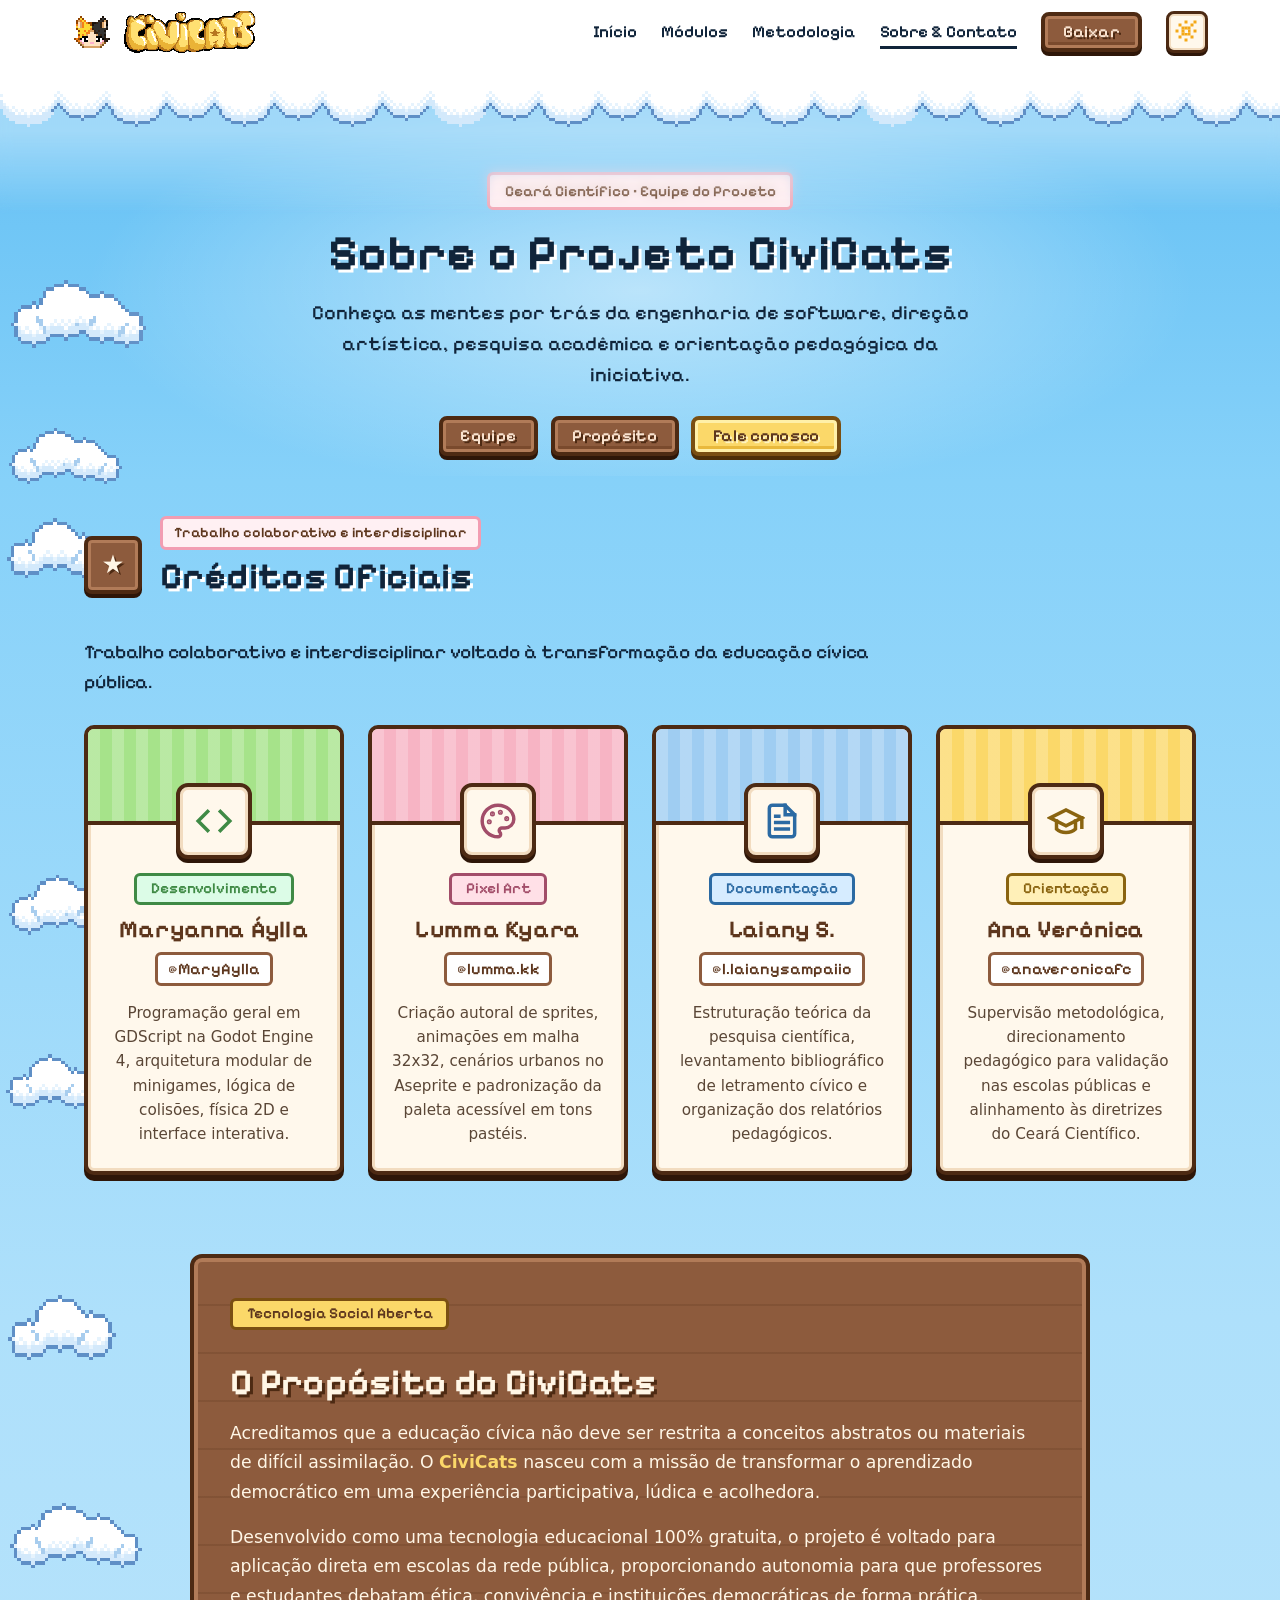
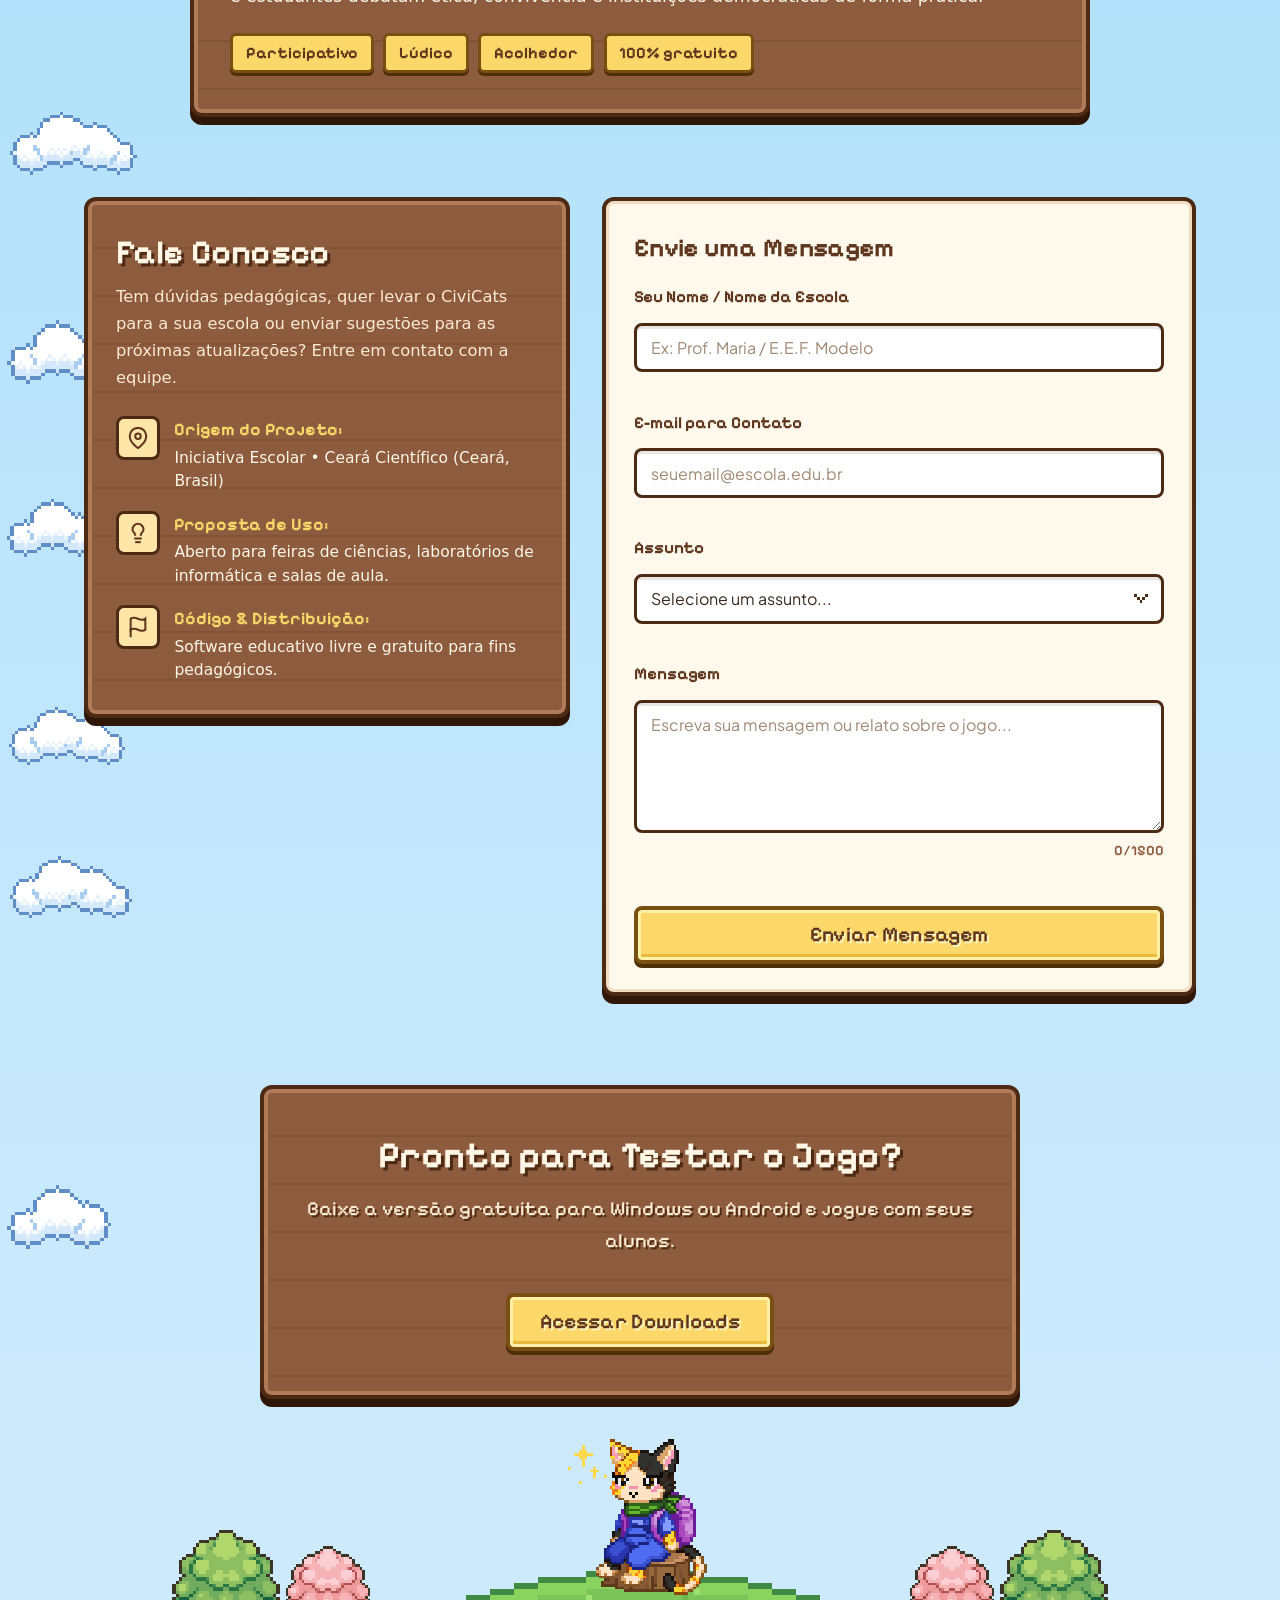
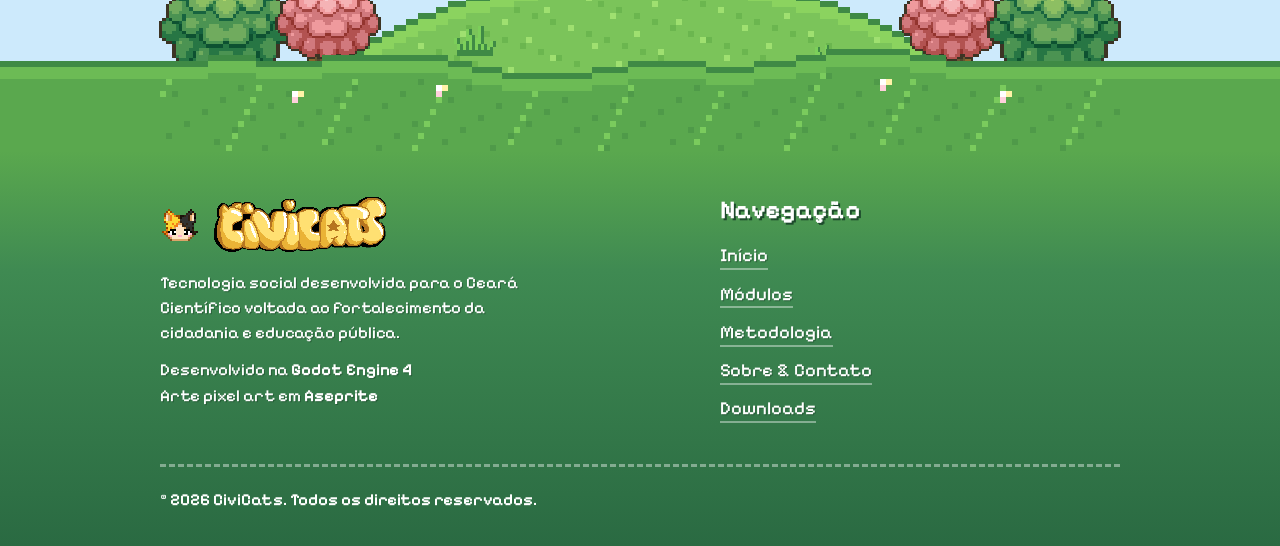
<file: sobre.html>
<!DOCTYPE html>
<html lang="pt-BR">
<head>
  <meta charset="UTF-8">
  <meta name="viewport" content="width=device-width, initial-scale=1.0">
  <meta name="description" content="Conheça a equipe, a missão e o propósito do CiviCats, e fale com a gente para levar o jogo à sua escola.">
  <meta name="theme-color" content="#7ecbf7">

  <script>
    /* Tema: sempre claro, a menos que a pessoa tenha escolhido o modo escuro pelo botão */
    (function () {
      var t = null;
      try { t = localStorage.getItem('civicats-theme'); } catch (e) {}
      document.documentElement.setAttribute('data-theme', t === 'dark' ? 'dark' : 'light');
    })();
  </script>

  <title>CiviCats | Sobre &amp; Contato</title>

  <!-- Favicon -->
  <link rel="icon" type="image/png" href="assets/images/favicon.png">

  <!-- Google Fonts: Pixelify Sans (visual pixel art) + Plus Jakarta Sans (textos longos) -->
  <link rel="preconnect" href="https://fonts.googleapis.com">
  <link rel="preconnect" href="https://fonts.gstatic.com" crossorigin>
  <link href="https://fonts.googleapis.com/css2?family=Pixelify+Sans:wght@400;500;600;700&family=Plus+Jakarta+Sans:wght@400;500;600;700&display=swap" rel="stylesheet">

  <!-- Estilos: base + tema novo (home.css) + camadas das páginas internas -->
  <link rel="stylesheet" href="css/style.css">
  <link rel="stylesheet" href="css/home.css">
  <link rel="stylesheet" href="css/inner.css">
  <link rel="stylesheet" href="css/sobre.css">
  <link rel="stylesheet" href="css/dark.css">
</head>
<body class="home inner page-sobre">
  <!-- Acessibilidade: Atalho de Teclado -->
  <a href="#conteudo-principal" class="skip-link">Pular para o conteúdo principal</a>

  <header class="site-header">
    <div class="site-header-bar">
      <a href="index.html" class="site-brand" aria-label="CiviCats - Página Inicial">
        <img src="assets/images/cat-avatar.png" alt="" class="site-brand-icon" width="40" height="32">
        <img src="assets/images/logo-civicats.png" alt="CiviCats" class="site-brand-logo" width="1349" height="424">
      </a>

      <!-- Botão Hamburguer Mobile -->
      <button
        class="menu-btn"
        id="menu-toggle"
        aria-label="Abrir menu de navegação"
        aria-expanded="false"
        aria-controls="nav-menu"
      >
        <span class="menu-bar"></span>
        <span class="menu-bar"></span>
        <span class="menu-bar"></span>
      </button>

      <!-- Navegação Principal -->
      <nav class="top-nav" id="nav-menu" aria-label="Navegação do site">
        <ul class="top-nav-list">
          <li><a href="index.html" class="top-nav-link">Início</a></li>
          <li><a href="modulos.html" class="top-nav-link">Módulos</a></li>
          <li><a href="metodologia.html" class="top-nav-link">Metodologia</a></li>
          <li><a href="sobre.html" class="top-nav-link is-current" aria-current="page">Sobre &amp; Contato</a></li>
          <li><a href="downloads.html" class="btn-pixel btn-pixel--sm">Baixar</a></li>
          <li><button type="button" class="theme-toggle" aria-pressed="false" aria-label="Ativar modo escuro" title="Modo escuro"><span class="theme-icon" aria-hidden="true"></span></button></li>
        </ul>
      </nav>
    </div>
  </header>

  <main id="conteudo-principal">

    <!-- Nuvens decorativas pelo céu da página inteira -->
    <div class="page-sky" aria-hidden="true">
      <img src="assets/images/home/cloud-a.svg" alt="" class="sky-cloud" style="--top:7%;  --w:150px; --dur:110s; --delay:-30s">
      <img src="assets/images/home/cloud-b.svg" alt="" class="sky-cloud" style="--top:15%; --w:110px; --dur:150s; --delay:-110s">
      <img src="assets/images/home/cloud-a.svg" alt="" class="sky-cloud" style="--top:27%; --w:130px; --dur:125s; --delay:-70s">
      <img src="assets/images/home/cloud-b.svg" alt="" class="sky-cloud" style="--top:41%; --w:120px; --dur:140s; --delay:-20s">
      <img src="assets/images/home/cloud-a.svg" alt="" class="sky-cloud" style="--top:55%; --w:140px; --dur:115s; --delay:-90s">
      <img src="assets/images/home/cloud-b.svg" alt="" class="sky-cloud" style="--top:68%; --w:105px; --dur:160s; --delay:-50s">
      <img src="assets/images/home/cloud-a.svg" alt="" class="sky-cloud" style="--top:80%; --w:135px; --dur:130s; --delay:-120s">
      <img src="assets/images/home/cloud-b.svg" alt="" class="sky-cloud" style="--top:91%; --w:115px; --dur:145s; --delay:-10s">
      <img src="assets/images/home/cloud-a.svg" alt="" class="sky-cloud" style="--top:12%; --w:125px; --dur:135s; --delay:-85s">
      <img src="assets/images/home/cloud-b.svg" alt="" class="sky-cloud" style="--top:33%; --w:100px; --dur:155s; --delay:-40s">
      <img src="assets/images/home/cloud-a.svg" alt="" class="sky-cloud" style="--top:48%; --w:145px; --dur:120s; --delay:-100s">
      <img src="assets/images/home/cloud-b.svg" alt="" class="sky-cloud" style="--top:62%; --w:115px; --dur:148s; --delay:-65s">
      <img src="assets/images/home/cloud-a.svg" alt="" class="sky-cloud" style="--top:75%; --w:128px; --dur:132s; --delay:-15s">
    </div>

    <!-- Cabeçalho da Página -->
    <section class="page-header">
      <div class="container">
        <p class="hero-badge">Ceará Científico • Equipe do Projeto</p>
        <h1 class="page-title">Sobre o Projeto CiviCats</h1>
        <p class="page-subtitle">
          Conheça as mentes por trás da engenharia de software, direção artística, pesquisa acadêmica e orientação pedagógica da iniciativa.
        </p>
        <nav class="quick-links" aria-label="Atalhos desta página">
          <a href="#equipe" class="btn-pixel btn-pixel--sm">Equipe</a>
          <a href="#missao" class="btn-pixel btn-pixel--sm">Propósito</a>
          <a href="#contato" class="btn-pixel btn-pixel--sm btn-pixel--sun">Fale conosco</a>
        </nav>
      </div>
    </section>

    <div class="page-sections">

      <!-- ================= EQUIPE ================= -->
      <section id="equipe" class="section">
        <div class="container">
          <div class="section-head reveal-item">
            <span class="level-badge" aria-hidden="true">&#9733;</span>
            <div>
              <span class="eyebrow">Trabalho colaborativo e interdisciplinar</span>
              <h2 class="section-title-left">Créditos Oficiais</h2>
            </div>
          </div>
          <p class="section-lead reveal-item">Trabalho colaborativo e interdisciplinar voltado à transformação da educação cívica pública.</p>

          <div class="team-grid">
          <article class="team-card team-card--dev reveal-item" data-delay="100">
            <div class="team-banner">
              <span class="team-avatar"><svg class="icon-svg" viewBox="0 0 24 24" fill="none" stroke="currentColor" stroke-width="2.2" stroke-linecap="square" stroke-linejoin="miter" aria-hidden="true">
                <polyline points="16 18 22 12 16 6"/>
                <polyline points="8 6 2 12 8 18"/>
              </svg></span>
            </div>
            <div class="team-body">
              <span class="pill-tag team-role">Desenvolvimento</span>
              <h3 class="team-name">Maryanna Áylla</h3>
              <a href="https://instagram.com/MaryAylla" target="_blank" rel="noopener noreferrer" class="team-handle">@MaryAylla</a>
              <p class="team-desc">Programação geral em GDScript na Godot Engine 4, arquitetura modular de minigames, lógica de colisões, física 2D e interface interativa.</p>
            </div>
          </article>
          <article class="team-card team-card--art reveal-item" data-delay="200">
            <div class="team-banner">
              <span class="team-avatar"><svg class="icon-svg" viewBox="0 0 24 24" fill="none" stroke="currentColor" stroke-width="2.2" stroke-linecap="square" stroke-linejoin="miter" aria-hidden="true">
                <circle cx="13.5" cy="6.5" r=".5" fill="currentColor"/>
                <circle cx="17.5" cy="10.5" r=".5" fill="currentColor"/>
                <circle cx="8.5" cy="7.5" r=".5" fill="currentColor"/>
                <circle cx="6.5" cy="12.5" r=".5" fill="currentColor"/>
                <path d="M12 2C6.5 2 2 6.5 2 12s4.5 10 10 10c.926 0 1.648-.746 1.648-1.688 0-.437-.18-.835-.437-1.125-.29-.289-.438-.652-.438-1.125a1.64 1.64 0 0 1 1.668-1.668h1.996c3.051 0 5.555-2.503 5.555-5.554C21.965 6.012 17.461 2 12 2z"/>
              </svg></span>
            </div>
            <div class="team-body">
              <span class="pill-tag team-role">Pixel Art</span>
              <h3 class="team-name">Lumma Kyara</h3>
              <a href="https://instagram.com/lumma.kk" target="_blank" rel="noopener noreferrer" class="team-handle">@lumma.kk</a>
              <p class="team-desc">Criação autoral de sprites, animações em malha 32x32, cenários urbanos no Aseprite e padronização da paleta acessível em tons pastéis.</p>
            </div>
          </article>
          <article class="team-card team-card--doc reveal-item" data-delay="300">
            <div class="team-banner">
              <span class="team-avatar"><svg class="icon-svg" viewBox="0 0 24 24" fill="none" stroke="currentColor" stroke-width="2.2" stroke-linecap="square" stroke-linejoin="miter" aria-hidden="true">
                <path d="M14 2H6a2 2 0 0 0-2 2v16a2 2 0 0 0 2 2h12a2 2 0 0 0 2-2V8z"/>
                <polyline points="14 2 14 8 20 8"/>
                <line x1="16" y1="13" x2="8" y2="13"/>
                <line x1="16" y1="17" x2="8" y2="17"/>
                <polyline points="10 9 9 9 8 9"/>
              </svg></span>
            </div>
            <div class="team-body">
              <span class="pill-tag team-role">Documentação</span>
              <h3 class="team-name">Laiany S.</h3>
              <a href="https://instagram.com/l.laianysampaiio" target="_blank" rel="noopener noreferrer" class="team-handle">@l.laianysampaiio</a>
              <p class="team-desc">Estruturação teórica da pesquisa científica, levantamento bibliográfico de letramento cívico e organização dos relatórios pedagógicos.</p>
            </div>
          </article>
          <article class="team-card team-card--coord reveal-item" data-delay="400">
            <div class="team-banner">
              <span class="team-avatar"><svg class="icon-svg" viewBox="0 0 24 24" fill="none" stroke="currentColor" stroke-width="2.2" stroke-linecap="square" stroke-linejoin="miter" aria-hidden="true">
                <path d="M22 10v6M2 10l10-5 10 5-10 5z"/>
                <path d="M6 12v5c3 3 9 3 12 0v-5"/>
              </svg></span>
            </div>
            <div class="team-body">
              <span class="pill-tag team-role">Orientação</span>
              <h3 class="team-name">Ana Verônica</h3>
              <a href="https://instagram.com/anaveronicafc" target="_blank" rel="noopener noreferrer" class="team-handle">@anaveronicafc</a>
              <p class="team-desc">Supervisão metodológica, direcionamento pedagógico para validação nas escolas públicas e alinhamento às diretrizes do Ceará Científico.</p>
            </div>
          </article>
          </div>
        </div>
      </section>

      <!-- ================= MISSÃO ================= -->
      <section id="missao" class="section">
        <div class="container">
          <div class="mission-panel wood-panel reveal-item">
            <span class="pill-tag mission-tag">Tecnologia Social Aberta</span>
            <h2 class="mission-title">O Propósito do CiviCats</h2>
            <p>
              Acreditamos que a educação cívica não deve ser restrita a conceitos abstratos ou materiais de difícil assimilação. O <strong>CiviCats</strong> nasceu com a missão de transformar o aprendizado democrático em uma experiência participativa, lúdica e acolhedora.
            </p>
            <p>
              Desenvolvido como uma tecnologia educacional 100% gratuita, o projeto é voltado para aplicação direta em escolas da rede pública, proporcionando autonomia para que professores e estudantes debatam ética, convivência e instituições democráticas de forma prática.
            </p>
            <ul class="mission-chips" aria-label="Princípios do projeto">
              <li>Participativo</li><li>Lúdico</li><li>Acolhedor</li><li>100% gratuito</li>
            </ul>
          </div>
        </div>
      </section>

      <!-- ================= CONTATO ================= -->
      <section id="contato" class="section">
        <div class="container">
          <div class="contact-grid">

            <!-- Informações de Contato -->
            <div class="contact-info reveal-item" data-delay="100">
              <h2 class="contact-title">Fale Conosco</h2>
              <p class="contact-desc">
                Tem dúvidas pedagógicas, quer levar o CiviCats para a sua escola ou enviar sugestões para as próximas atualizações? Entre em contato com a equipe.
              </p>
              <ul class="contact-list">
              <li class="contact-item">
                <span class="contact-icon"><svg aria-hidden="true" class="icon-svg" viewBox="0 0 24 24" fill="none" stroke="currentColor" stroke-width="2.2" stroke-linecap="square" stroke-linejoin="miter">
                    <path d="M21 10c0 7-9 13-9 13s-9-6-9-13a9 9 0 0 1 18 0z"/>
                    <circle cx="12" cy="10" r="3"/>
                  </svg></span>
                <div>
                  <strong>Origem do Projeto:</strong>
                  <p>Iniciativa Escolar • Ceará Científico (Ceará, Brasil)</p>
                </div>
              </li>
              <li class="contact-item">
                <span class="contact-icon"><svg aria-hidden="true" class="icon-svg" viewBox="0 0 24 24" fill="none" stroke="currentColor" stroke-width="2.2" stroke-linecap="square" stroke-linejoin="miter">
                    <line x1="9" y1="18" x2="15" y2="18"/>
                    <line x1="10" y1="22" x2="14" y2="22"/>
                    <path d="M15.09 14c.18-.98.65-1.74 1.41-2.5A4.65 4.65 0 0 0 18 8 6 6 0 0 0 6 8c0 1 .23 2.23 1.5 3.5A4.61 4.61 0 0 1 8.91 14"/>
                  </svg></span>
                <div>
                  <strong>Proposta de Uso:</strong>
                  <p>Aberto para feiras de ciências, laboratórios de informática e salas de aula.</p>
                </div>
              </li>
              <li class="contact-item">
                <span class="contact-icon"><svg aria-hidden="true" class="icon-svg" viewBox="0 0 24 24" fill="none" stroke="currentColor" stroke-width="2.2" stroke-linecap="square" stroke-linejoin="miter">
                    <path d="M4 15s1-1 4-1 5 2 8 2 4-1 4-1V3s-1 1-4 1-5-2-8-2-4 1-4 1z"/>
                    <line x1="4" y1="22" x2="4" y2="15"/>
                  </svg></span>
                <div>
                  <strong>Código &amp; Distribuição:</strong>
                  <p>Software educativo livre e gratuito para fins pedagógicos.</p>
                </div>
              </li>
              </ul>
            </div>

            <!-- Formulário -->
            <div class="contact-card reveal-item" data-delay="200">
              <h3 class="form-title">Envie uma Mensagem</h3>

              <!--
                ENVIO REAL (Web3Forms): crie uma chave gratuita em https://web3forms.com
                (informe o e-mail que vai RECEBER as mensagens) e cole-a em data-access-key.
                A chave é pública por design; ela só permite enviar para o e-mail que a criou.
              -->
              <form id="contact-form" class="contact-form" novalidate
                    data-endpoint="https://api.web3forms.com/submit"
                    data-access-key="997d45a4-1733-47ea-b800-d72d66ea6ee8">

                <div class="form-group">
                  <label for="form-name" class="form-label">Seu Nome / Nome da Escola</label>
                  <input type="text" id="form-name" name="name" class="form-input" autocomplete="name"
                         placeholder="Ex: Prof. Maria / E.E.F. Modelo" maxlength="120" required
                         aria-describedby="name-error">
                  <span class="form-error-msg" id="name-error">Por favor, informe seu nome.</span>
                </div>

                <div class="form-group">
                  <label for="form-email" class="form-label">E-mail para Contato</label>
                  <input type="email" id="form-email" name="email" class="form-input" autocomplete="email"
                         placeholder="seuemail@escola.edu.br" maxlength="160" required
                         aria-describedby="email-error">
                  <span class="form-error-msg" id="email-error">Por favor, insira um e-mail válido.</span>
                </div>

                <div class="form-group">
                  <label for="form-subject" class="form-label">Assunto</label>
                  <select id="form-subject" name="subject" class="form-input form-select" required aria-describedby="subject-error">
                    <option value="" disabled selected>Selecione um assunto...</option>
                    <option value="Uso Pedagógico em Sala de Aula">Uso Pedagógico em Sala de Aula</option>
                    <option value="Dúvidas sobre os Minigames / Builds">Dúvidas sobre os Minigames / Builds</option>
                    <option value="Feedback e Sugestões de Melhoria">Feedback e Sugestões de Melhoria</option>
                    <option value="Apresentações em Feiras Científicas">Apresentações em Feiras Científicas</option>
                  </select>
                  <span class="form-error-msg" id="subject-error">Por favor, escolha um assunto.</span>
                </div>

                <div class="form-group">
                  <label for="form-message" class="form-label">Mensagem</label>
                  <textarea id="form-message" name="message" rows="5" class="form-input form-textarea"
                            placeholder="Escreva sua mensagem ou relato sobre o jogo..." maxlength="1500" required
                            aria-describedby="message-error message-count"></textarea>
                  <div class="form-foot">
                    <span class="form-error-msg" id="message-error">A mensagem não pode ficar vazia.</span>
                    <span class="form-count" id="message-count" aria-live="off">0/1500</span>
                  </div>
                </div>

                <!-- Campo isca contra robôs: pessoas não veem nem preenchem -->
                <div class="hp-field" aria-hidden="true">
                  <label>Não preencha este campo <input type="text" name="website" tabindex="-1" autocomplete="off"></label>
                </div>

                <button type="submit" class="btn-pixel btn-pixel--sun btn-pixel--lg form-submit" id="form-submit-btn">
                  <span class="form-submit-label">Enviar Mensagem</span>
                </button>

                <div class="form-banner form-banner--ok" id="form-success" role="status" aria-live="polite" hidden>
                  <span class="form-banner-icon" aria-hidden="true">&#10003;</span>
                  <span>Mensagem enviada com sucesso! Agradecemos o contato.</span>
                </div>

                <div class="form-banner form-banner--err" id="form-error" role="alert" hidden>
                  <span class="form-banner-icon" aria-hidden="true">!</span>
                  <span id="form-error-text">Não foi possível enviar agora. Tente novamente em instantes.</span>
                </div>

                <noscript><p class="form-noscript">Ative o JavaScript para enviar a mensagem por este formulário.</p></noscript>
              </form>
            </div>

          </div>
        </div>
      </section>

      <!-- Banner de Download -->
      <section class="cta-banner reveal-item">
        <div class="container cta-banner-container">
          <h2 class="cta-banner-title">Pronto para Testar o Jogo?</h2>
          <p class="cta-banner-desc">Baixe a versão gratuita para Windows ou Android e jogue com seus alunos.</p>
          <a href="downloads.html" class="btn-pixel btn-pixel--sun btn-pixel--lg">Acessar Downloads</a>
        </div>
      </section>

    </div>
  </main>

  <!-- Rodapé: único lugar com grama (colinas, árvores e o gatinho pulando) -->
  <footer class="site-footer">
    <div class="meadow-wrap" aria-hidden="true">
    <div class="meadow">
      <img src="assets/images/home/hills.svg" alt="" class="meadow-hills">

      <!-- Árvores (sprites enviados): uma dupla de cada lado da elevação -->
      <img src="assets/images/home/tree-green.png" alt="" class="tree" style="--x:11;  --w:14; --b:13">
      <img src="assets/images/home/tree-pink.png"  alt="" class="tree" style="--x:28;  --w:11; --b:17.5">
      <img src="assets/images/home/tree-pink.png"  alt="" class="tree" style="--x:132; --w:11; --b:17.5">
      <img src="assets/images/home/tree-green.png" alt="" class="tree" style="--x:149; --w:14; --b:13">

      <img src="assets/images/home/tuft.svg" alt="" class="tuft" style="--x:52;  --w:5; --b:22">
      <img src="assets/images/home/tuft.svg" alt="" class="tuft" style="--x:110; --w:4; --b:19">

      <!-- Mascote sentado no topo da elevação (sprite do gatinho) -->
      <img src="assets/images/home/cat-sit.png" alt="" class="meadow-cat">

      <img src="assets/images/home/hills-front.svg" alt="" class="meadow-front">
    </div>
      </div>

    <div class="footer-body">
    <div class="site-footer-grid">
      <div class="footer-col footer-about">
        <a href="index.html" class="site-brand site-brand--light" aria-label="CiviCats - Página Inicial">
          <img src="assets/images/cat-avatar.png" alt="" class="site-brand-icon" width="40" height="32">
          <img src="assets/images/logo-civicats.png" alt="CiviCats" class="site-brand-logo" width="1349" height="424">
        </a>
        <p class="footer-text">Tecnologia social desenvolvida para o Ceará Científico voltada ao fortalecimento da cidadania e educação pública.</p>
        <p class="footer-text footer-credits">Desenvolvido na <strong>Godot Engine 4</strong><br>Arte pixel art em <strong>Aseprite</strong></p>
      </div>

      <nav class="footer-col footer-nav" aria-label="Navegação do rodapé">
        <h2 class="footer-heading">Navegação</h2>
        <ul>
          <li><a href="index.html">Início</a></li>
          <li><a href="modulos.html">Módulos</a></li>
          <li><a href="metodologia.html">Metodologia</a></li>
          <li><a href="sobre.html">Sobre &amp; Contato</a></li>
          <li><a href="downloads.html">Downloads</a></li>
        </ul>
      </nav>
    </div>

    <p class="footer-copy">&copy; 2026 CiviCats. Todos os direitos reservados.</p>
    </div>
  </footer>

  <script src="js/main.js"></script>
  <script src="js/theme.js"></script>
  <script src="js/sobre.js"></script>
</body>
</html>
</file>
<file: css/style.css>
/* ==========================================================================
   1. DESIGN TOKENS (Céu Pastel, Madeira & Rosa Sakura das Cerejeiras)
   ========================================================================== */
:root {
  /* Tons Principais de Azul Pastel (Céu) */
  --sky-blue-deep: #2589cc;
  --sky-blue-hover: #1b6da4;
  --sky-blue-pastel: #7ecbf7;
  --sky-blue-soft: #cbeaff;
  --sky-blue-lightest: #f0f8ff;

  /* Tons Amadeirados para Títulos e Botões */
  --title-brown: #5d361d;         /* Marrom escuro para títulos e legibilidade */
  --accent-wood: #8d5b3d;         /* Madeira clássica dos botões */
  --accent-wood-hover: #73482d;   
  --accent-wood-shadow: #4d2a13;
  --accent-yellow: #fbd869;

  /* Paleta Rosa Pastel (Árvores Cerejeiras da Tela Inicial) */
  --sakura-pink: #f9c2cb;         /* Tom principal da copa da árvore */
  --sakura-pink-border: #f5a8b6;  /* Borda rosada com definição */
  --sakura-pink-soft: #fff0f3;    /* Fundo ultra-suave para tags e caixas */
  --sakura-pink-shadow: rgba(245, 168, 182, 0.45); /* Brilho/sombra rosa suave */

  /* Tags de Categoria */
  --accent-green-tag: #dcfce7;
  --accent-green-text: #15803d;

  /* Superfícies e Textos */
  --bg-main: var(--sky-blue-lightest);
  --bg-surface: #ffffff;
  --bg-surface-alt: #e6f4fd;

  --text-main: #0e2942;
  --text-muted: #4a6b85;
  --border-color: #bee0f7;

  /* Dimensões e Efeitos */
  --radius-sm: 8px;
  --radius-md: 16px;
  --radius-lg: 24px;
  --transition: 0.25s cubic-bezier(0.4, 0, 0.2, 1);

  /* Fontes */
  --font-text: 'Plus Jakarta Sans', system-ui, -apple-system, sans-serif;
  --font-pixel: 'Press Start 2P', monospace;
}

*, *::before, *::after {
  box-sizing: border-box;
  margin: 0;
  padding: 0;
}

html {
  scroll-behavior: smooth;
}

body {
  font-family: var(--font-text);
  background-color: var(--bg-main);
  color: var(--text-main);
  line-height: 1.6;
  -webkit-font-smoothing: antialiased;
  display: flex;
  flex-direction: column;
  min-height: 100vh;
  position: relative;
  overflow-x: hidden;
}

main {
  flex: 1;

}
.cloud-bg-layer {
  position: absolute;
  top: 0;
  left: 0;
  width: 100%;
  height: 100vh;
  pointer-events: none;
  z-index: 0;
  overflow: hidden;
}

.cloud-item {
  position: absolute;
  background: rgba(255, 255, 255, 0.55);
  border-radius: 100px;
  filter: blur(2px);
  animation: floatCloud 25s linear infinite;
}

.cloud-item::before,
.cloud-item::after {
  content: '';
  position: absolute;
  background: rgba(255, 255, 255, 0.55);
  border-radius: 50%;
}

/* Nuvem 1 (Topo Direita) */
.cloud-1 {
  width: 170px;
  height: 50px;
  top: 8%;
  left: -200px;
  animation-duration: 32s;
  animation-delay: 0s;
}
.cloud-1::before { width: 70px; height: 70px; top: -35px; left: 25px; }
.cloud-1::after { width: 50px; height: 50px; top: -20px; right: 25px; }

/* Nuvem 2 (Mais Baixa e Lenta) */
.cloud-2 {
  width: 220px;
  height: 60px;
  top: 22%;
  left: -250px;
  opacity: 0.45;
  animation-duration: 45s;
  animation-delay: 12s;
}
.cloud-2::before { width: 90px; height: 90px; top: -45px; left: 35px; }
.cloud-2::after { width: 65px; height: 65px; top: -25px; right: 35px; }

@keyframes floatCloud {
  0% { transform: translateX(0); }
  100% { transform: translateX(calc(100vw + 300px)); }
}



/* ==========================================================================
   2. ACESSIBILIDADE E BADGES
   ========================================================================== */
.skip-link {
  position: absolute;
  top: -100px;
  left: 1rem;
  background: var(--title-brown);
  color: #ffffff;
  padding: 0.75rem 1.25rem;
  border-radius: var(--radius-sm);
  font-family: var(--font-pixel);
  font-size: 0.7rem;
  z-index: 1000;
  transition: top var(--transition);
  text-decoration: none;
}

.skip-link:focus {
  top: 1rem;
}

:focus-visible {
  outline: 3px solid var(--sakura-pink-border);
  outline-offset: 3px;
}

.container {
  width: 100%;
  max-width: 1160px;
  margin-inline: auto;
  padding-inline: 1.5rem;
}

section[id],
.section[id] {
  scroll-margin-top: 7rem; /* Altura da navbar + folga de respiro */
}

.section {
  padding-top: 6.5rem;
  padding-bottom: 4rem;
}

h1, h2, h3,
.section-title,
.showcase-title {
  font-family: var(--font-pixel) !important;
  color: var(--title-brown, #4a3b32);
  font-size: 1.2rem;
  line-height: 1.6;
  letter-spacing: 0.5px;
  margin-bottom: 0.75rem;
}

.pixel-badge {
  display: table;
  margin-inline: auto;
  margin-top: 2.5rem;
  margin-bottom: 1.5rem;
  font-family: var(--font-pixel);
  font-size: 0.65rem;
  line-height: 1.4;
  padding: 0.55rem 1.15rem;
  background-color: var(--sakura-pink-soft, #fde8ed);
  color: var(--title-brown, #4a3b32);
  border: 1.5px solid var(--sakura-pink-border, #f7c5d1);
  box-shadow: 0 3px 8px rgba(0, 0, 0, 0.04);
  border-radius: 9999px;
  text-align: center;
}


/* ==========================================================================
   3. CABEÇALHO EM NUVEM E ANIMAÇÃO DE NUVENS
   ========================================================================== */
.header {
  position: sticky;
  top: 1rem;
  z-index: 100;
  padding-inline: 1rem;
}

.header-container {
  display: flex;
  align-items: center;
  justify-content: space-between;
  height: 4.5rem;
  padding-inline: 1.75rem;
  background-color: rgba(255, 255, 255, 0.92);
  backdrop-filter: blur(12px);
  border: 2px solid #ffffff;
  /* Formato orgânico arredondado inspirado em nuvem */
  border-radius: 9999px;
  box-shadow: 
    0 10px 25px rgba(37, 137, 204, 0.15),
    0 4px 0px #bee0f7,
    inset 0 2px 0 #ffffff;
  transition: all var(--transition);
}

.brand {
  display: flex;
  align-items: center;
  gap: 0.75rem;
  text-decoration: none;
}

.brand-cat-icon {
  width: 38px;
  height: 38px;
  object-fit: contain;
  image-rendering: pixelated;
  transition: transform var(--transition);
}

.brand:hover .brand-cat-icon {
  transform: rotate(-8deg) scale(1.1);
}

.brand-logo-nav {
  height: 32px;
  width: auto;
  object-fit: contain;
  image-rendering: pixelated;
}

.nav-list {
  display: flex;
  align-items: center;
  gap: 1.75rem;
  list-style: none;
}

.nav-link {
  font-family: var(--font-pixel);
  font-size: 0.725rem;
  text-decoration: none;
  color: var(--text-main);
  transition: color var(--transition);
  position: relative;
  padding-block: 0.4rem;
  letter-spacing: 0.5px;
}

.nav-link:hover,
.nav-link.active {
  color: var(--title-brown);
}

.nav-link.active::after {
  content: '';
  position: absolute;
  bottom: -4px;
  left: 0;
  width: 100%;
  height: 3px;
  background-color: var(--title-brown);
  border-radius: 2px;
}

.btn-nav-compact {
  padding: 0.45rem 1rem !important;
  font-size: 0.65rem !important;
}

.mobile-toggle {
  display: none;
  flex-direction: column;
  gap: 5px;
  background: transparent;
  border: none;
  cursor: pointer;
  padding: 0.5rem;
}

.hamburger-bar {
  width: 24px;
  height: 3px;
  background-color: var(--title-brown);
  border-radius: 2px;
  transition: transform var(--transition), opacity var(--transition);
}

/* ==========================================================================
   4. BOTÕES RETRÔ (ATUALIZADO COM GAP DE ÍCONES)
   ========================================================================== */
.btn {
  display: inline-flex;
  align-items: center;
  justify-content: center;
  gap: 0.75rem; /* <-- Garante o espaçamento entre ícone e texto */
  font-family: var(--font-pixel);
  font-size: 0.75rem;
  line-height: 1.2;
  padding: 0.85rem 1.5rem;
  border-radius: var(--radius-sm);
  text-decoration: none;
  cursor: pointer;
  border: 2px solid transparent;
  transition: all var(--transition);
  letter-spacing: 0.5px;
}

.btn svg, 
.btn img, 
.btn i {
  flex-shrink: 0;
}

.btn-lg {
  padding: 1.1rem 2rem;
  font-size: 0.8rem;
}

.btn:active {
  transform: translateY(2px);
}

.btn-primary {
  background-color: var(--sky-blue-deep);
  color: #ffffff;
  border-bottom: 4px solid var(--sky-blue-hover);
  box-shadow: 0 4px 14px rgba(37, 137, 204, 0.28);
}

.btn-primary:hover {
  background-color: var(--sky-blue-hover);
  transform: translateY(-2px);
}

.btn-wood {
  background-color: var(--accent-wood);
  color: #ffffff;
  border-bottom: 4px solid var(--accent-wood-shadow);
  box-shadow: var(--shadow-sm);
}

.btn-wood:hover {
  background-color: var(--accent-wood-hover);
  transform: translateY(-2px);
}

.btn-outline {
  border-color: var(--sakura-pink-border);
  background-color: #ffffff;
  color: var(--title-brown);
  border-bottom: 4px solid var(--sakura-pink-border);
}

.btn-outline:hover {
  background-color: var(--sakura-pink-soft);
  border-color: var(--sakura-pink);
  color: var(--title-brown);
  transform: translateY(-2px);
}

/* ==========================================================================
   5. HERO & TÍTULO PRINCIPAL EM MARROM
   ========================================================================== */
.hero-home {
  padding-block: 5rem 4rem;
  background: linear-gradient(180deg, #d2edfc 0%, var(--bg-main) 100%);
  text-align: center;
}

.hero-home-container {
  display: flex;
  flex-direction: column;
  align-items: center;
}

.floating-logo-stage {
  margin-bottom: 2rem;
  animation: float-logo 3.8s ease-in-out infinite;
}

.floating-logo-img {
  max-width: 440px;
  width: 100%;
  height: auto;
  display: block;
  filter: drop-shadow(0 16px 22px rgba(14, 41, 66, 0.22));
  image-rendering: pixelated;
}

@keyframes float-logo {
  0%, 100% {
    transform: translateY(0) rotate(-0.5deg);
  }
  50% {
    transform: translateY(-14px) rotate(0.5deg);
  }
}

.hero-home-body {
  max-width: 780px;
}

/* Título em Tom Marrom Escuro */
.hero-home-title {
  font-family: var(--font-pixel);
  font-size: clamp(1.15rem, 2.5vw, 1.65rem);
  line-height: 1.6;
  margin-bottom: 1.5rem;
  color: var(--title-brown);
}

.hero-home-desc {
  font-size: 1.15rem;
  color: var(--text-muted);
  margin-bottom: 2.25rem;
  line-height: 1.7;
}

.hero-actions {
  display: flex;
  gap: 1rem;
  justify-content: center;
  flex-wrap: wrap;
}
/* --- VÍDEO PRINCIPAL NA HOME --- */
.hero-video-stage {
  width: 100%;
  max-width: 820px;
  margin: 0 auto 2.5rem auto;
  border-radius: var(--radius-lg);
  border: 3px solid var(--sakura-pink-border);
  box-shadow: 0 16px 36px var(--sakura-pink-shadow);
  overflow: hidden;
  background-color: #0b1e30;
  position: relative;
}

.hero-video-element {
  width: 100%;
  height: auto;
  display: block;
  border-radius: calc(var(--radius-lg) - 3px);
  object-fit: cover;
}

/* ==========================================================================
   6. SHOWCASE COM BORDAS E SOMBRAS ROSA PASTEL
   ========================================================================== */
.section {
  padding-block: 4.5rem;
}

.section-showcase {
  padding-top: 1rem;
}

.showcase-card {
  background-color: var(--bg-surface);
  border: 2px solid var(--sakura-pink-border);
  border-radius: var(--radius-lg);
  box-shadow: 0 14px 32px var(--sakura-pink-shadow);
  overflow: hidden;
  max-width: 960px;
  margin-inline: auto;
}

.showcase-header {
  display: flex;
  align-items: center;
  padding: 0.85rem 1.25rem;
  background-color: var(--sakura-pink-soft);
  border-bottom: 1.5px solid var(--sakura-pink-border);
}

.window-controls {
  display: flex;
  gap: 8px;
}

.control-dot {
  width: 12px;
  height: 12px;
  border-radius: 50%;
}
.control-dot.red { background-color: #f87171; }
.control-dot.yellow { background-color: var(--accent-yellow); }
.control-dot.green { background-color: #4ade80; }

.window-title {
  margin-inline: auto;
  font-family: var(--font-pixel);
  font-size: 0.65rem;
  color: var(--title-brown);
}

.showcase-media {
  background-color: #000000;
  display: flex;
  justify-content: center;
}

.showcase-img {
  width: 100%;
  height: auto;
  display: block;
  image-rendering: pixelated;
}

.showcase-caption {
  padding: 1.25rem 1.75rem;
  background-color: var(--bg-surface);
  border-top: 1.5px solid var(--sakura-pink-border);
  font-size: 0.95rem;
  color: var(--text-muted);
}

/* ==========================================================================
   7. DESTAQUES COM CARDS EM ROSA SAKURA & TÍTULOS EM MARROM
   ========================================================================== */
.section-header {
  text-align: center;
  max-width: 720px;
  margin: 0 auto 3.5rem auto;
}

.section-title,
.section h2,
h2 {
  font-family: var(--font-pixel); /* Aplica a fonte em pixel art do CiviCats */
  color: var(--title-brown, #4a3b32);
  font-size: 1.25rem; /* Tamanho ajustado e proporcional à fonte pixel */
  line-height: 1.5;
  letter-spacing: 0.5px;
  margin-bottom: 1rem;
}

/* Subtítulo / Descrição explicativa abaixo do título */
.section-desc,
.section p {
  font-family: var(--font-body, system-ui, -apple-system, sans-serif);
  color: #5c6b73;
  font-size: 0.95rem;
  line-height: 1.6;
}

.grid {
  display: grid;
  gap: 2rem;
}

.grid-2 { grid-template-columns: 1fr; }
.grid-3 { grid-template-columns: 1fr; }

/* Cards com Borda e Sombra Rosa Pastel */
.card {
  background-color: var(--bg-surface);
  border: 2px solid var(--sakura-pink-border);
  border-radius: var(--radius-md);
  padding: 2.25rem 2rem;
  box-shadow: 0 6px 18px var(--sakura-pink-shadow);
  transition: transform var(--transition), box-shadow var(--transition), border-color var(--transition);
}

.card:hover {
  transform: translateY(-6px);
  border-color: #f294a5;
  box-shadow: 0 12px 26px rgba(242, 148, 165, 0.55);
}

/* Caixa do Ícone com Fundo Rosa Pastel e Cor Marrom */
.highlight-icon-box {
  width: 58px;
  height: 58px;
  background: var(--sakura-pink-soft);
  border: 2px solid var(--sakura-pink-border);
  border-radius: var(--radius-sm);
  display: flex;
  align-items: center;
  justify-content: center;
  margin-bottom: 1.5rem;
  color: var(--title-brown);
  transition: all var(--transition);
}

.card:hover .highlight-icon-box {
  background-color: var(--accent-wood);
  color: #ffffff;
  border-color: var(--accent-wood-shadow);
  transform: scale(1.05);
}

.icon-svg {
  width: 30px;
  height: 30px;
}

.highlight-title {
  font-family: var(--font-pixel);
  font-size: 0.875rem;
  line-height: 1.4;
  margin-bottom: 0.75rem;
  color: var(--title-brown);
}

.highlight-text {
  color: var(--text-muted);
  font-size: 0.95rem;
}

/* ==========================================================================
   8. PRÉVIAS DOS MÓDULOS (TEASERS)
   ========================================================================== */
.section-modules-teaser {
  background-color: var(--bg-surface-alt);
}

.module-teaser-card {
  padding: 0;
  overflow: hidden;
  display: flex;
  flex-direction: column;
}

.teaser-image-wrap {
  position: relative;
  background-color: #0b1e30;
  height: 230px;
  overflow: hidden;
  border-bottom: 2px solid var(--sakura-pink-border);
}

.teaser-img {
  width: 100%;
  height: 100%;
  object-fit: cover;
  image-rendering: pixelated;
  transition: transform 0.4s ease;
}

.module-teaser-card:hover .teaser-img {
  transform: scale(1.06);
}

.teaser-tag {
  position: absolute;
  top: 1rem;
  left: 1rem;
  font-family: var(--font-pixel);
  font-size: 0.6rem;
  padding: 0.4rem 0.75rem;
  border-radius: 9999px;
  text-transform: uppercase;
}

.tag-mirim {
  background-color: var(--accent-green-tag);
  color: var(--accent-green-text);
  border: 1px solid rgba(21, 128, 61, 0.2);
}

.tag-jovem {
  background-color: var(--sakura-pink-soft);
  color: var(--title-brown);
  border: 1px solid var(--sakura-pink-border);
}

.teaser-content {
  padding: 2rem;
  display: flex;
  flex-direction: column;
  flex: 1;
}

.teaser-title {
  font-family: var(--font-pixel);
  font-size: 0.95rem;
  line-height: 1.4;
  margin-bottom: 0.75rem;
  color: var(--title-brown);
}

.teaser-desc {
  color: var(--text-muted);
  font-size: 0.95rem;
  margin-bottom: 1.5rem;
  flex: 1;
}

.card-link {
  font-family: var(--font-pixel);
  font-size: 0.7rem;
  color: var(--title-brown);
  text-decoration: none;
}

.card-link:hover {
  color: var(--accent-wood-hover);
  text-decoration: underline;
}

.center-cta-wrap {
  text-align: center;
  margin-top: 3.5rem;
}

/* ==========================================================================
   9. BANNER COM FUNDO DA CIDADE
   ========================================================================== */
.cta-banner {
  position: relative;
  padding-block: 5.5rem;
  background: 
    linear-gradient(135deg, rgba(27, 109, 164, 0.92) 0%, rgba(14, 41, 66, 0.94) 100%),
    url('../assets/images/preview-gameplay.png') center/cover no-repeat;
  color: #ffffff;
  text-align: center;
  overflow: hidden;
  image-rendering: pixelated;

  background: 
    linear-gradient(135deg, rgba(27, 109, 164, 0.90) 0%, rgba(14, 41, 66, 0.92) 100%),
    url('../assets/images/banner-bg.png') center/cover no-repeat;
    
  color: #ffffff;
  text-align: center;
  overflow: hidden;
}

.cta-banner-container {
  position: relative;
  z-index: 2;
  max-width: 720px;
}

.cta-banner-title {
  font-family: var(--font-pixel);
  font-size: clamp(1.15rem, 2.5vw, 1.6rem);
  line-height: 1.5;
  margin-bottom: 1rem;
  color: #ffffff; /* Fica branco para alto contraste com o fundo escuro */
}

.cta-banner-desc {
  font-size: 1.15rem;
  margin-bottom: 2.25rem;
  opacity: 0.92;
}

/* ==========================================================================
   10. RODAPÉ INSTITUCIONAL
   ========================================================================== */
.footer {
  background-color: #ffffff;
  border-top: 2px solid var(--sakura-pink-border);
  padding-block: 4rem 2.5rem;
}

.footer-grid {
  display: grid;
  gap: 2.5rem;
}

.footer-desc {
  color: var(--text-muted);
  font-size: 0.9rem;
  margin-top: 1rem;
  max-width: 360px;
}

.footer-heading {
  font-family: var(--font-pixel);
  font-size: 0.8rem;
  line-height: 1.4;
  margin-bottom: 1.25rem;
  color: var(--title-brown);
}

.footer-links ul {
  list-style: none;
  display: flex;
  flex-direction: column;
  gap: 0.6rem;
}

.footer-links a {
  text-decoration: none;
  color: var(--text-muted);
  font-weight: 500;
  font-size: 0.925rem;
  transition: color var(--transition);
}

.footer-links a:hover {
  color: var(--title-brown);
}

.footer-legal p {
  color: var(--text-muted);
  font-size: 0.9rem;
  margin-bottom: 0.35rem;
}

.footer-copy {
  margin-top: 1rem;
  font-size: 0.85rem;
}

/* ==========================================================================
   11. ANIMAÇÕES DE SCROLL (REVEAL)
   ========================================================================== */
.reveal-item {
  opacity: 0;
  transform: translateY(16px);
  transition: opacity 0.35s ease-out, transform 0.35s ease-out;
  will-change: opacity, transform;
}

.reveal-item.is-visible {
  opacity: 1;
  transform: translateY(0);
}

/* ==========================================================================
   12. MEDIA QUERIES
   ========================================================================== */
@media (min-width: 768px) {
  .grid-2 { grid-template-columns: repeat(2, 1fr); }
  .grid-3 { grid-template-columns: repeat(3, 1fr); }
  
  .footer-grid {
    grid-template-columns: 2fr 1fr 1fr;
  }
}

@media (max-width: 767px) {
  .mobile-toggle {
    display: flex;
  }

  .nav {
    position: fixed;
    top: 4.75rem;
    left: 0;
    right: 0;
    background-color: #ffffff;
    border-bottom: 2px solid var(--sakura-pink-border);
    padding: 2rem 1.5rem;
    transform: translateY(-120%);
    opacity: 0;
    pointer-events: none;
    transition: transform var(--transition), opacity var(--transition);
    box-shadow: 0 10px 24px var(--sakura-pink-shadow);
  }

  .nav.is-open {
    transform: translateY(0);
    opacity: 1;
    pointer-events: auto;
  }

  .nav-list {
    flex-direction: column;
    align-items: flex-start;
    gap: 1.5rem;
  }

  .floating-logo-img {
    max-width: 290px;
  }
}

/* ==========================================================================
   13. ESTILOS EXCLUSIVOS DA PÁGINA DE MÓDULOS
   ========================================================================== */
.section-module-block {
  padding-block: 4rem;
}

.section-alt-bg {
  background-color: var(--bg-surface-alt);
  border-block: 1.5px solid var(--border-color);
}

.module-section-banner {
  margin-bottom: 2.5rem;
}

.module-tag-badge {
  display: inline-block;
  font-family: var(--font-pixel);
  font-size: 0.65rem;
  background-color: var(--accent-green-tag);
  color: var(--accent-green-text);
  border: 1.5px solid rgba(21, 128, 61, 0.25);
  padding: 0.4rem 0.85rem;
  border-radius: 9999px;
  margin-bottom: 0.75rem;
  text-transform: uppercase;
}

.module-tag-jovem {
  background-color: var(--sakura-pink-soft);
  color: var(--title-brown);
  border-color: var(--sakura-pink-border);
}

.module-group-title {
  font-family: var(--font-pixel);
  font-size: clamp(1.2rem, 2.5vw, 1.55rem);
  line-height: 1.5;
  color: var(--title-brown);
  margin-bottom: 0.5rem;
}

.module-group-desc {
  color: var(--text-muted);
  font-size: 1.05rem;
  max-width: 760px;
}

/* Cards dos Minigames */
.minigame-card {
  padding: 0;
  overflow: hidden;
  display: flex;
  flex-direction: column;
}

.minigame-thumb-wrap {
  position: relative;
  height: 200px;
  background-color: #0b1e30;
  overflow: hidden;
  border-bottom: 2px solid var(--sakura-pink-border);
}

.minigame-thumb {
  width: 100%;
  height: 100%;
  object-fit: cover;
  image-rendering: pixelated;
  transition: transform 0.4s ease;
}

.minigame-card:hover .minigame-thumb {
  transform: scale(1.08);
}

/* Botão de Zoom na imagem */
.btn-zoom-trigger {
  position: absolute;
  bottom: 0.75rem;
  right: 0.75rem;
  width: 38px;
  height: 38px;
  background-color: rgba(93, 54, 29, 0.88);
  border: 1.5px solid var(--sakura-pink-border);
  border-radius: var(--radius-sm);
  color: #ffffff;
  display: flex;
  align-items: center;
  justify-content: center;
  cursor: pointer;
  backdrop-filter: blur(4px);
  transition: all var(--transition);
}

.btn-zoom-trigger:hover {
  background-color: var(--title-brown);
  transform: scale(1.1);
}

.zoom-icon {
  width: 20px;
  height: 20px;
}

.minigame-body {
  padding: 1.75rem;
  display: flex;
  flex-direction: column;
  flex: 1;
}

.game-number-tag {
  font-family: var(--font-pixel);
  font-size: 0.6rem;
  color: var(--sky-blue-deep);
  margin-bottom: 0.4rem;
  text-transform: uppercase;
}

.minigame-title {
  font-family: var(--font-pixel);
  font-size: 0.95rem;
  line-height: 1.4;
  color: var(--title-brown);
  margin-bottom: 0.6rem;
}

.minigame-focus {
  font-size: 0.85rem;
  color: var(--text-main);
  background-color: var(--bg-surface-alt);
  border-left: 3px solid var(--sakura-pink-border);
  padding: 0.35rem 0.65rem;
  margin-bottom: 0.75rem;
  border-radius: 0 var(--radius-sm) var(--radius-sm) 0;
}

.minigame-desc {
  font-size: 0.925rem;
  color: var(--text-muted);
  line-height: 1.6;
}

/* ==========================================================================
   14. SEÇÃO DE PROGRESSÃO DO JOGADOR
   ========================================================================== */
.section-progression {
  background: linear-gradient(180deg, var(--bg-main) 0%, #e6f4fd 100%);
  padding-block: 5rem;
}

.progression-grid {
  display: flex;
  flex-direction: column;
  gap: 1.5rem;
  align-items: center;
  max-width: 980px;
  margin: 0 auto;
}

.progression-step {
  background-color: var(--bg-surface);
  border: 2px solid var(--sakura-pink-border);
  border-radius: var(--radius-md);
  padding: 2rem;
  box-shadow: 0 6px 18px var(--sakura-pink-shadow);
  flex: 1;
  width: 100%;
  text-align: center;
}

.step-num {
  font-family: var(--font-pixel);
  font-size: 1.5rem;
  color: var(--sakura-pink-border);
  margin-bottom: 0.5rem;
}

.step-title {
  font-family: var(--font-pixel);
  font-size: 0.95rem;
  color: var(--title-brown);
  margin-bottom: 0.6rem;
}

.step-desc {
  font-size: 0.925rem;
  color: var(--text-muted);
}

.progression-arrow {
  font-size: 1.75rem;
  color: var(--title-brown);
  transform: rotate(90deg);
}

@media (min-width: 768px) {
  .progression-grid {
    flex-direction: row;
    align-items: stretch;
  }
  .progression-arrow {
    transform: rotate(0deg);
    align-self: center;
  }
}

/* ==========================================================================
   15. MODAL NATIVA ACESSÍVEL (<dialog>)
   ========================================================================== */
.game-modal {
  border: none;
  background: transparent;
  padding: 0;
  max-width: 780px;
  width: 90%;
  margin: auto;
  border-radius: var(--radius-md);
}

.game-modal::backdrop {
  background-color: rgba(14, 41, 66, 0.75);
  backdrop-filter: blur(8px);
}

.modal-box {
  background-color: var(--bg-surface);
  border: 2.5px solid var(--sakura-pink-border);
  border-radius: var(--radius-md);
  box-shadow: 0 20px 45px rgba(14, 41, 66, 0.4);
  overflow: hidden;
  animation: modal-pop 0.3s cubic-bezier(0.16, 1, 0.3, 1);
}

@keyframes modal-pop {
  from {
    opacity: 0;
    transform: scale(0.92) translateY(20px);
  }
  to {
    opacity: 1;
    transform: scale(1) translateY(0);
  }
}

.modal-header {
  display: flex;
  align-items: center;
  justify-content: space-between;
  padding: 1rem 1.5rem;
  background-color: var(--sakura-pink-soft);
  border-bottom: 2px solid var(--sakura-pink-border);
}

.modal-title {
  font-family: var(--font-pixel);
  font-size: 0.85rem;
  color: var(--title-brown);
}

.modal-close-btn {
  background: transparent;
  border: none;
  font-size: 1.25rem;
  font-weight: bold;
  color: var(--title-brown);
  cursor: pointer;
  padding: 0.25rem 0.5rem;
  border-radius: 4px;
}

.modal-close-btn:hover {
  background-color: rgba(93, 54, 29, 0.1);
}

.modal-media {
  background-color: #000000;
  display: flex;
  justify-content: center;
  max-height: 420px;
  overflow: hidden;
}

.modal-img {
  width: 100%;
  height: 100%;
  object-fit: contain;
  image-rendering: pixelated;
  display: block;
}

.modal-body {
  padding: 1.5rem;
}

.modal-desc {
  font-size: 1rem;
  color: var(--text-main);
  line-height: 1.6;
}

/* ==========================================================================
   16. ESTILOS EXCLUSIVOS DA PÁGINA DE METODOLOGIA
   ========================================================================== */
.section-method-steps {
  padding-block: 4rem 2rem;
}

.grid-4 {
  display: grid;
  gap: 1.5rem;
  grid-template-columns: 1fr;
}

.step-summary-card {
  position: relative;
  padding: 2rem 1.5rem;
  text-align: center;
  display: flex;
  flex-direction: column;
  align-items: center;
}

.step-summary-badge {
  position: absolute;
  top: -12px;
  background-color: var(--title-brown);
  color: #ffffff;
  font-family: var(--font-pixel);
  font-size: 0.55rem;
  padding: 0.3rem 0.65rem;
  border-radius: 9999px;
  letter-spacing: 0.5px;
}

.step-summary-title {
  font-family: var(--font-pixel);
  font-size: 0.85rem;
  color: var(--title-brown);
  margin-bottom: 0.5rem;
}

.step-summary-desc {
  font-size: 0.875rem;
  color: var(--text-muted);
  line-height: 1.5;
}

/* Blocos do Relatório Científico */
.section-paper-body {
  padding-block: 2rem 5rem;
}

.academic-container {
  max-width: 920px;
}

.paper-section-box {
  background-color: var(--bg-surface);
  border: 2px solid var(--sakura-pink-border);
  border-radius: var(--radius-md);
  padding: 2.75rem 2.5rem;
  margin-bottom: 2.75rem;
  box-shadow: 0 8px 24px var(--sakura-pink-shadow);
}

.paper-final-box {
  background: linear-gradient(180deg, #ffffff 0%, var(--sakura-pink-soft) 100%);
  border-color: var(--sakura-pink-border);
}

.paper-section-header {
  display: flex;
  align-items: flex-start;
  gap: 1.5rem;
  margin-bottom: 1.75rem;
  padding-bottom: 1.25rem;
  border-bottom: 2px solid var(--sakura-pink-soft);
}

.paper-tag-num {
  font-family: var(--font-pixel);
  font-size: 1.6rem;
  color: var(--sakura-pink-border);
  line-height: 1;
}

.paper-eyebrow {
  display: block;
  font-family: var(--font-pixel);
  font-size: 0.65rem;
  color: var(--sky-blue-deep);
  margin-bottom: 0.35rem;
  text-transform: uppercase;
}

.paper-main-title {
  font-family: var(--font-pixel);
  font-size: clamp(1.05rem, 2.2vw, 1.45rem);
  line-height: 1.4;
  color: var(--title-brown);
}

.paper-text-content p {
  color: var(--text-main);
  font-size: 1.05rem;
  line-height: 1.8;
  margin-bottom: 1.25rem;
}

.paper-text-content p:last-child {
  margin-bottom: 0;
}

.sub-paper-grid {
  margin-top: 1.75rem;
}

.sub-method-card {
  padding: 1.5rem;
  background-color: var(--bg-surface-alt);
  border: 1.5px solid var(--border-color);
  box-shadow: none;
}

.sub-method-card:hover {
  transform: translateY(-3px);
  border-color: var(--sakura-pink-border);
}

.sub-method-header {
  display: flex;
  align-items: center;
  gap: 0.75rem;
  margin-bottom: 0.75rem;
}

.sub-method-icon {
  font-size: 1.5rem;
}

.sub-method-title {
  font-family: var(--font-pixel);
  font-size: 0.75rem;
  line-height: 1.3;
  color: var(--title-brown);
}

/* Lista de Acessibilidade */
.paper-check-list {
  list-style: none;
  margin-top: 1.25rem;
  display: flex;
  flex-direction: column;
  gap: 1rem;
}

.paper-check-list li {
  position: relative;
  padding-left: 2rem;
  font-size: 1rem;
  color: var(--text-main);
  line-height: 1.6;
}

.paper-check-list li::before {
  content: '✔';
  position: absolute;
  left: 0;
  top: 0;
  color: var(--sky-blue-deep);
  font-weight: 900;
  font-size: 1.1rem;
}

/* Cards de Resultados */
.result-metric-card {
  background-color: var(--bg-surface-alt);
  border-left: 4px solid var(--sky-blue-deep);
  border-radius: 0 var(--radius-sm) var(--radius-sm) 0;
  padding: 1.5rem;
  border-top: 1px solid var(--border-color);
  border-right: 1px solid var(--border-color);
  border-bottom: 1px solid var(--border-color);
  transition: transform var(--transition);
}

.result-metric-card:hover {
  transform: translateY(-3px);
}

.result-category-tag {
  font-family: var(--font-pixel);
  font-size: 0.6rem;
  color: var(--sky-blue-deep);
  text-transform: uppercase;
  margin-bottom: 0.35rem;
  display: inline-block;
}

.result-card-title {
  font-family: var(--font-pixel);
  font-size: 0.8rem;
  line-height: 1.4;
  color: var(--title-brown);
  margin-bottom: 0.5rem;
}

.result-card-desc {
  font-size: 0.925rem;
  color: var(--text-muted);
  line-height: 1.6;
}

@media (min-width: 768px) {
  .grid-4 {
    grid-template-columns: repeat(4, 1fr);
  }
}

@media (max-width: 767px) {
  .paper-section-box {
    padding: 1.75rem 1.25rem;
  }
  .paper-section-header {
    gap: 1rem;
  }
}

/* ==========================================================================
   17. ESTILOS EXCLUSIVOS DA PÁGINA SOBRE & CONTATO
   ========================================================================== */
.section-team {
  padding-block: 4rem 2rem;
}

.grid-team {
  display: grid;
  gap: 2rem;
  grid-template-columns: 1fr;
}

.team-card {
  text-align: center;
  display: flex;
  flex-direction: column;
  align-items: center;
  padding: 2.5rem 1.75rem;
  position: relative;
}

.team-avatar-box {
  width: 72px;
  height: 72px;
  border-radius: 50%;
  background: var(--sakura-pink-soft);
  border: 2px solid var(--sakura-pink-border);
  box-shadow: 0 4px 12px var(--sakura-pink-shadow);
  display: flex;
  align-items: center;
  justify-content: center;
  margin-bottom: 1.25rem;
  transition: transform var(--transition);
}

.team-card:hover .team-avatar-box {
  transform: scale(1.1) rotate(5deg);
  background-color: #ffffff;
}

.avatar-coord {
  background: var(--sky-blue-soft);
  border-color: var(--sky-blue-deep);
}

.team-role-icon {
  font-size: 2rem;
}

.team-role-tag {
  font-family: var(--font-pixel);
  font-size: 0.6rem;
  color: var(--sky-blue-deep);
  background-color: var(--sky-blue-soft);
  padding: 0.35rem 0.75rem;
  border-radius: 9999px;
  margin-bottom: 0.75rem;
  text-transform: uppercase;
  letter-spacing: 0.5px;
}

.tag-coord {
  background-color: var(--sakura-pink-soft);
  color: var(--title-brown);
  border: 1px solid var(--sakura-pink-border);
}

.team-name {
  font-family: var(--font-pixel);
  font-size: 0.95rem;
  color: var(--title-brown);
  margin-bottom: 0.4rem;
  line-height: 1.4;
}

.team-handle {
  margin-bottom: 1rem;
}

.social-tag {
  font-size: 0.85rem;
  font-weight: 700;
  color: var(--accent-wood);
  text-decoration: none;
  background-color: var(--bg-surface-alt);
  padding: 0.2rem 0.6rem;
  border-radius: var(--radius-sm);
  border: 1px dashed var(--border-color);
  transition: all var(--transition);
}

.social-tag:hover {
  background-color: var(--title-brown);
  color: #ffffff;
  border-color: var(--title-brown);
}

.team-desc {
  font-size: 0.925rem;
  color: var(--text-muted);
  line-height: 1.6;
}

/* Card Destacado de Coordenação */
.team-card-coord {
  border: 2.5px solid var(--sakura-pink-border);
  background: linear-gradient(180deg, #ffffff 0%, var(--sakura-pink-soft) 100%);
}

/* Seção de Missão */
.section-mission {
  padding-block: 2.5rem;
}

.mission-box {
  background-color: var(--bg-surface);
  border: 2px solid var(--sakura-pink-border);
  border-radius: var(--radius-lg);
  padding: 3rem 2.5rem;
  box-shadow: 0 10px 28px var(--sakura-pink-shadow);
  max-width: 960px;
  margin-inline: auto;
  text-align: center;
}

.mission-title {
  font-family: var(--font-pixel);
  font-size: clamp(1.15rem, 2.3vw, 1.5rem);
  color: var(--title-brown);
  margin-block: 1rem;
}

.mission-content p {
  color: var(--text-main);
  font-size: 1.05rem;
  line-height: 1.8;
  margin-bottom: 1.25rem;
}

.mission-content p:last-child {
  margin-bottom: 0;
}

/* Seção de Contato */
.section-contact {
  padding-block: 3rem 5rem;
}

.contact-grid {
  display: grid;
  gap: 3rem;
  align-items: start;
}

.contact-panel-title {
  font-family: var(--font-pixel);
  font-size: 1.35rem;
  color: var(--title-brown);
  margin-bottom: 1rem;
}

.contact-panel-desc {
  color: var(--text-muted);
  font-size: 1.05rem;
  line-height: 1.7;
  margin-bottom: 2rem;
}

.contact-detail-list {
  display: flex;
  flex-direction: column;
  gap: 1.5rem;
}

.contact-item {
  display: flex;
  align-items: flex-start;
  gap: 1rem;
}

.contact-icon {
  font-size: 1.5rem;
  background-color: var(--sakura-pink-soft);
  padding: 0.5rem;
  border-radius: var(--radius-sm);
  border: 1px solid var(--sakura-pink-border);
}

.contact-item strong {
  display: block;
  color: var(--title-brown);
  font-size: 0.95rem;
  margin-bottom: 0.2rem;
}

.contact-item p {
  font-size: 0.9rem;
  color: var(--text-muted);
}

/* Formulário */
.contact-form-card {
  padding: 2.5rem 2rem;
}

.form-title {
  font-family: var(--font-pixel);
  font-size: 1rem;
  color: var(--title-brown);
  margin-bottom: 1.5rem;
}

.form-group {
  margin-bottom: 1.25rem;
}

.form-label {
  display: block;
  font-weight: 700;
  font-size: 0.875rem;
  color: var(--text-main);
  margin-bottom: 0.4rem;
}

.form-input {
  width: 100%;
  padding: 0.85rem 1rem;
  border: 1.5px solid var(--border-color);
  border-radius: var(--radius-sm);
  font-family: var(--font-text);
  font-size: 0.95rem;
  background-color: var(--bg-main);
  color: var(--text-main);
  transition: all var(--transition);
}

.form-input:focus {
  outline: none;
  border-color: var(--accent-wood);
  background-color: #ffffff;
  box-shadow: 0 0 0 3px rgba(141, 91, 61, 0.2);
}

.form-select {
  cursor: pointer;
}

.form-textarea {
  resize: vertical;
}

.form-error-msg {
  display: none;
  color: #dc2626;
  font-size: 0.775rem;
  font-weight: 600;
  margin-top: 0.35rem;
}

.form-group.has-error .form-input {
  border-color: #dc2626;
  background-color: #fef2f2;
}

.form-group.has-error .form-error-msg {
  display: block;
}

.form-success-banner {
  display: none;
  margin-top: 1.25rem;
  padding: 1rem;
  background-color: var(--accent-green-tag);
  color: var(--accent-green-text);
  border: 1.5px solid rgba(21, 128, 61, 0.3);
  border-radius: var(--radius-sm);
  font-size: 0.9rem;
  font-weight: 600;
  text-align: center;
  animation: modal-pop 0.3s ease;
}

.form-success-banner.is-active {
  display: block;
}

@media (min-width: 768px) {
  .grid-team {
    grid-template-columns: repeat(2, 1fr);
  }

  .contact-grid {
    grid-template-columns: 1fr 1.15fr;
  }
}

@media (min-width: 1024px) {
  .grid-team {
    grid-template-columns: repeat(4, 1fr);
  }
}

.team-svg-icon {
  width: 32px;
  height: 32px;
  color: var(--title-brown);
  transition: transform var(--transition), color var(--transition);
}

.avatar-coord .team-svg-icon {
  color: var(--sky-blue-deep);
}

.team-card:hover .team-svg-icon {
  color: var(--title-brown);
  transform: scale(1.08);
}

.contact-icon-box {
  width: 44px;
  height: 44px;
  background-color: var(--sakura-pink-soft);
  border: 1.5px solid var(--sakura-pink-border);
  border-radius: var(--radius-sm);
  display: flex;
  align-items: center;
  justify-content: center;
  flex-shrink: 0;
}

.contact-svg-icon {
  width: 22px;
  height: 22px;
  color: var(--title-brown);
}

.btn-icon-svg {
  width: 18px;
  height: 18px;
  stroke: currentColor;
}

.form-success-banner {
  display: none;
  align-items: center;
  justify-content: center;
  gap: 0.5rem;
  margin-top: 1.25rem;
  padding: 1rem;
  background-color: var(--accent-green-tag);
  color: var(--accent-green-text);
  border: 1.5px solid rgba(21, 128, 61, 0.3);
  border-radius: var(--radius-sm);
  font-size: 0.9rem;
  font-weight: 600;
  text-align: center;
  animation: modal-pop 0.3s ease;
}

.form-success-banner.is-active {
  display: flex;
}

.success-icon-svg {
  width: 20px;
  height: 20px;
  flex-shrink: 0;
}

/* ==========================================================================
   18. ESTILOS EXCLUSIVOS DA PÁGINA DE DOWNLOADS
   ========================================================================== */
.section-downloads-main {
  padding-block: 4rem 3rem;
}

.download-grid {
  display: grid;
  gap: 2.25rem;
  max-width: 960px;
  margin-inline: auto;
}

.download-card {
  display: flex;
  flex-direction: column;
  justify-content: space-between;
  padding: 2.5rem 2.25rem;
  position: relative;
}

/* Card Destacado automaticamente via JS pelo SO do Usuário */
.download-card.is-detected {
  border: 2.5px solid var(--accent-wood);
  box-shadow: 0 12px 30px rgba(141, 91, 61, 0.28);
}

.download-card.is-detected::before {
  content: "Recomendado para seu sistema";
  position: absolute;
  top: -13px;
  left: 1.75rem;
  background-color: var(--accent-wood);
  color: #ffffff;
  font-family: var(--font-pixel);
  font-size: 0.55rem;
  padding: 0.35rem 0.85rem;
  border-radius: 9999px;
  text-transform: uppercase;
  letter-spacing: 0.5px;
  box-shadow: 0 3px 8px rgba(93, 54, 29, 0.35);
}

.platform-header {
  display: flex;
  align-items: center;
  gap: 1.25rem;
  margin-bottom: 1.75rem;
}

.platform-icon-box {
  width: 60px;
  height: 60px;
  background-color: var(--sakura-pink-soft);
  border: 2px solid var(--sakura-pink-border);
  border-radius: var(--radius-sm);
  display: flex;
  align-items: center;
  justify-content: center;
  flex-shrink: 0;
  color: var(--title-brown);
}

.platform-svg {
  width: 32px;
  height: 32px;
}

.platform-type-tag {
  font-family: var(--font-pixel);
  font-size: 0.6rem;
  color: var(--sky-blue-deep);
  text-transform: uppercase;
  display: block;
  margin-bottom: 0.25rem;
}

.platform-name {
  font-family: var(--font-pixel);
  font-size: 1.25rem;
  color: var(--title-brown);
  margin-bottom: 0.2rem;
}

.platform-version-sub {
  font-size: 0.85rem;
  color: var(--text-muted);
}

.specs-list {
  list-style: none;
  margin-bottom: 2rem;
  display: flex;
  flex-direction: column;
}

.specs-list li {
  display: flex;
  justify-content: space-between;
  align-items: center;
  padding-block: 0.65rem;
  border-bottom: 1px dashed var(--border-color);
  font-size: 0.95rem;
}

.specs-list li:last-child {
  border-bottom: none;
}

.spec-label {
  color: var(--text-muted);
}

.spec-value {
  font-weight: 700;
  color: var(--text-main);
}

.spec-value code {
  background-color: var(--sky-blue-soft);
  color: var(--sky-blue-deep);
  padding: 0.15rem 0.45rem;
  border-radius: 4px;
  font-size: 0.875rem;
}

.download-action-wrap {
  margin-top: 1rem;
}

.quick-instruction-text {
  font-size: 0.8rem;
  color: var(--text-muted);
  text-align: center;
  margin-top: 0.75rem;
}

/* ==========================================================================
   19. TABELA DE REQUISITOS DE SISTEMA
   ========================================================================== */
.section-specs {
  background-color: var(--bg-surface-alt);
  border-block: 1.5px solid var(--border-color);
  padding-block: 4.5rem;
}

.table-responsive-box {
  max-width: 960px;
  margin-inline: auto;
  overflow-x: auto;
  background-color: var(--bg-surface);
  border: 2px solid var(--sakura-pink-border);
  border-radius: var(--radius-md);
  box-shadow: 0 8px 24px var(--sakura-pink-shadow);
}

.specs-table {
  width: 100%;
  border-collapse: collapse;
  text-align: left;
  min-width: 600px;
}

.specs-table th,
.specs-table td {
  padding: 1.15rem 1.5rem;
  border-bottom: 1px solid var(--border-color);
  font-size: 0.95rem;
}

.specs-table thead th {
  background-color: var(--sakura-pink-soft);
  font-family: var(--font-pixel);
  font-size: 0.75rem;
  color: var(--title-brown);
  border-bottom: 2px solid var(--sakura-pink-border);
}

.specs-table tbody th {
  font-weight: 700;
  color: var(--text-main);
  background-color: rgba(240, 248, 255, 0.5);
  width: 28%;
}

.specs-table tbody tr:last-child th,
.specs-table tbody tr:last-child td {
  border-bottom: none;
}

.specs-table tbody tr:hover td {
  background-color: var(--bg-surface-alt);
}

/* ==========================================================================
   20. GUIA PASSO A PASSO
   ========================================================================== */
.section-instructions {
  padding-block: 4.5rem;
}

.instruction-card {
  padding: 2.5rem 2rem;
}

.instruction-platform-tag {
  font-family: var(--font-pixel);
  font-size: 0.6rem;
  color: var(--accent-wood);
  text-transform: uppercase;
  display: block;
  margin-bottom: 0.35rem;
}

.instruction-title {
  font-family: var(--font-pixel);
  font-size: 0.95rem;
  line-height: 1.4;
  color: var(--title-brown);
  margin-bottom: 1.5rem;
}

.step-list {
  list-style: none;
  display: flex;
  flex-direction: column;
  gap: 1.5rem;
}

.step-item {
  display: flex;
  align-items: flex-start;
  gap: 1.15rem;
}

.step-index {
  width: 36px;
  height: 36px;
  background-color: var(--sakura-pink-soft);
  border: 1.5px solid var(--sakura-pink-border);
  border-radius: 50%;
  color: var(--title-brown);
  font-family: var(--font-pixel);
  font-size: 0.8rem;
  display: flex;
  align-items: center;
  justify-content: center;
  flex-shrink: 0;
}

.step-item strong {
  display: block;
  color: var(--title-brown);
  font-size: 0.95rem;
  margin-bottom: 0.25rem;
}

.step-item p {
  font-size: 0.925rem;
  color: var(--text-muted);
  line-height: 1.6;
}

.step-item em {
  font-style: normal;
  font-weight: 700;
  color: var(--text-main);
}

.step-item code {
  background-color: var(--sky-blue-soft);
  color: var(--sky-blue-deep);
  padding: 0.15rem 0.35rem;
  border-radius: 4px;
}

@media (min-width: 768px) {
  .download-grid {
    grid-template-columns: repeat(2, 1fr);
  }
}

/* Estilos refinados para a caixa de atualizações */
.update-card {
  background: var(--bg-card, #ffffff);
  border: 2px solid var(--border-color, #e0d7f5);
  border-radius: 16px;
  padding: 30px;
  box-shadow: 0 10px 30px rgba(126, 87, 194, 0.08);
}

.update-card-header {
  display: flex;
  align-items: center;
  justify-content: space-between;
  flex-wrap: wrap;
  gap: 12px;
  margin-bottom: 12px;
}

.update-badge-wrapper {
  display: flex;
  align-items: center;
  gap: 8px;
}

.update-title-icon {
  width: 20px;
  height: 20px;
  stroke: #7c4dff;
}

.update-heading {
  font-size: 1.5rem;
  color: var(--text-heading, #2c2045);
  margin-bottom: 8px;
}

.update-intro {
  color: var(--text-main, #5d5375);
  margin-bottom: 20px;
}

.update-features-grid {
  display: grid;
  grid-template-columns: repeat(auto-fit, minmax(280px, 1fr));
  gap: 16px;
  margin-bottom: 24px;
}

.feature-item {
  display: flex;
  align-items: flex-start;
  gap: 12px;
  background: #f7f4fc;
  padding: 14px;
  border-radius: 12px;
  border: 1px solid #ede7f6;
}

.feature-icon-box {
  background: #ede7f6;
  color: #7c4dff;
  width: 36px;
  height: 36px;
  border-radius: 8px;
  display: flex;
  align-items: center;
  justify-content: center;
  flex-shrink: 0;
}

.feature-icon-box svg {
  width: 20px;
  height: 20px;
}

.feature-item strong {
  display: block;
  font-size: 0.95rem;
  color: #2c2045;
  margin-bottom: 3px;
}

.feature-item p {
  font-size: 0.88rem;
  color: #5d5375;
  margin: 0;
  line-height: 1.4;
}

.update-card-footer {
  display: flex;
  align-items: center;
  gap: 10px;
  font-size: 0.9rem;
  color: #6750a4;
  background: #f3edf7;
  padding: 12px 16px;
  border-radius: 10px;
}

.info-icon-svg {
  width: 20px;
  height: 20px;
  flex-shrink: 0;
}
</file>
<file: css/home.css>
/* ==========================================================================
   CiviCats - Nova Home (visual pixel art: nuvens, céu, colinas e gramado)
   Carregado DEPOIS de style.css e usado apenas em index.html.
   Tudo aqui é escopado em body.home ou em classes novas, então as outras
   páginas não são afetadas.
   ========================================================================== */

body.home {
  --px-font: 'Pixelify Sans', 'Press Start 2P', system-ui, sans-serif;
  --ink: #10243a;                 /* texto principal sobre o céu */
  --wood: #8d5b3d;
  --wood-light: #b17b58;
  --wood-dark: #4d2a13;
  --wood-shadow: #2e1608;
  --cream: #fff8ec;
  --cream-edge: #f2dcc0;
  --meadow: #5aa84e;              /* mesma cor da base de hills.svg */
  --meadow-deep: #3f8a52;
  --forest: #2a6a42;
  background-color: #cdeafc;
  font-family: var(--px-font);
  font-variant-ligatures: none;          /* evita o 'fi' esquisito da Pixelify Sans */
  font-feature-settings: 'liga' 0, 'clig' 0;
}

/* ==========================================================================
   Botão pixel de madeira
   ========================================================================== */
.btn-pixel {
  display: inline-flex;
  align-items: center;
  justify-content: center;
  font-family: var(--px-font);
  font-weight: 600;
  font-size: 1.2rem;
  line-height: 1.1;
  letter-spacing: 0.3px;
  color: #f9e3d0;
  text-decoration: none;
  text-shadow: 2px 2px 0 var(--wood-dark);
  background-color: var(--wood);
  border: 4px solid var(--wood-dark);
  border-radius: 8px;
  padding: 0.7rem 1.5rem;
  box-shadow:
    inset 0 0 0 3px var(--wood-light),
    inset 0 -6px 0 #7a4a2d,
    0 4px 0 var(--wood-shadow);
  cursor: pointer;
  transition: transform 0.12s steps(2), box-shadow 0.12s steps(2), filter 0.12s;
}

.btn-pixel:hover {
  transform: translateY(-2px);
  filter: brightness(1.1);
  box-shadow:
    inset 0 0 0 3px var(--wood-light),
    inset 0 -6px 0 #7a4a2d,
    0 6px 0 var(--wood-shadow);
}

.btn-pixel:active {
  transform: translateY(3px);
  box-shadow:
    inset 0 0 0 3px var(--wood-light),
    inset 0 -6px 0 #7a4a2d,
    0 1px 0 var(--wood-shadow);
}

.btn-pixel--sm { font-size: 1.05rem; padding: 0.4rem 1.1rem; }
.btn-pixel--lg { font-size: 1.3rem; padding: 0.85rem 1.9rem; }

.btn-pixel--sun {
  color: #5d361d;
  text-shadow: 2px 2px 0 #fff3bf;
  background-color: #fbd869;
  border-color: #7a4f12;
  box-shadow:
    inset 0 0 0 3px #fff0a8,
    inset 0 -6px 0 #e9b93c,
    0 4px 0 #4d2f08;
}

.btn-pixel--sun:hover {
  box-shadow:
    inset 0 0 0 3px #fff0a8,
    inset 0 -6px 0 #e9b93c,
    0 6px 0 #4d2f08;
}

/* ==========================================================================
   Navbar branca com nuvens pendendo
   ========================================================================== */
.site-header {
  position: sticky;
  top: 0;
  z-index: 100;
  background: #ffffff;
}

.site-header::after {
  content: '';
  position: absolute;
  left: 0;
  right: 0;
  top: 100%;
  height: 84px;
  z-index: 1;
  pointer-events: none;
  background: url('../assets/images/home/cloud-strip.svg') repeat-x 0 0 / 432px 84px;
  image-rendering: pixelated;
}

/* O que sobe e passa por trás das nuvens vai ficando desfocado: o desfoque é
   mais forte colado nas nuvens e some aos poucos para baixo. */
.site-header::before {
  content: '';
  position: absolute;
  left: 0;
  right: 0;
  top: 100%;
  height: 150px;
  z-index: 0;
  pointer-events: none;
  background: rgba(255, 255, 255, 0.38);   /* leve neblina esbranquiçada */
  -webkit-backdrop-filter: blur(6px);
  backdrop-filter: blur(6px);
  -webkit-mask-image: linear-gradient(to bottom, #000 0, #000 45%, transparent 100%);
  mask-image: linear-gradient(to bottom, #000 0, #000 45%, transparent 100%);
}

.site-header-bar {
  display: flex;
  align-items: center;
  justify-content: space-between;
  gap: 1rem;
  max-width: 1200px;
  height: 4rem;
  margin-inline: auto;
  padding-inline: clamp(1rem, 3vw, 2rem);
}

.site-brand {
  display: inline-flex;
  align-items: center;
  gap: 0.6rem;
  text-decoration: none;
  color: var(--ink);
}

.site-brand-icon {
  height: 32px;
  width: auto;
  image-rendering: pixelated;
  transition: transform 0.15s steps(3);
}

.site-brand:hover .site-brand-icon { transform: rotate(-8deg) scale(1.08); }

.site-brand-logo {
  height: 46px;
  width: auto;
  margin-left: -0.35rem;
  image-rendering: pixelated;
  display: block;
}

.site-footer .site-brand-logo { height: 60px; }

.site-brand--light { color: #ffffff; }

.top-nav { position: relative; z-index: 2; }

.top-nav-list {
  display: flex;
  align-items: center;
  gap: 1.5rem;
  list-style: none;
}

.top-nav-link {
  font-family: var(--px-font);
  font-weight: 600;
  font-size: 1.05rem;
  color: var(--ink);
  text-decoration: none;
  padding-block: 0.25rem;
  border-bottom: 3px solid transparent;
  transition: color 0.15s, border-color 0.15s;
}

.top-nav-link:hover { color: var(--wood); border-bottom-color: var(--wood-light); }
.top-nav-link.is-current { border-bottom-color: var(--ink); }

.menu-btn {
  display: none;
  flex-direction: column;
  gap: 5px;
  padding: 0.6rem;
  background: transparent;
  border: none;
  cursor: pointer;
}

.menu-bar {
  width: 26px;
  height: 4px;
  background: var(--ink);
}

/* Entre 760px e 1000px a navbar completa ainda cabe, só mais compacta (como na referência) */
@media (min-width: 760px) and (max-width: 999px) {
  .top-nav-list { gap: 1rem; }
  .top-nav-link { font-size: 0.95rem; }
  .site-brand-logo { height: 38px; }
  .btn-pixel--sm { font-size: 0.95rem; padding: 0.35rem 0.9rem; }
}

@media (max-width: 759px) {
  .menu-btn { display: flex; }

  .top-nav {
    position: absolute;
    top: 100%;
    left: 0;
    right: 0;
    padding: 1.25rem 1.5rem 1.75rem;
    background: #ffffff;
    border-bottom: 4px solid var(--wood-dark);
    opacity: 0;
    visibility: hidden;
    transform: translateY(-10px);
    transition: opacity 0.18s, transform 0.18s, visibility 0.18s;
  }

  .top-nav.is-open {
    opacity: 1;
    visibility: visible;
    transform: translateY(0);
  }

  .top-nav-list {
    flex-direction: column;
    align-items: flex-start;
    gap: 1.1rem;
  }

  .top-nav-link { font-size: 1.25rem; }
}

/* ==========================================================================
   Céu da página inteira + hero
   ========================================================================== */
main {
  position: relative;
  background: linear-gradient(180deg, #62bff4 0%, #86d1f9 14%, #aee0fb 42%, #cdeafc 100%);
}

.page-sky {
  position: absolute;
  inset: 0;
  z-index: 0;
  overflow: hidden;
  pointer-events: none;
}

.sky-cloud {
  position: absolute;
  left: 0;
  top: var(--top);
  width: var(--w);
  height: auto;
  image-rendering: pixelated;
  animation: sky-drift var(--dur) linear infinite;
  animation-delay: var(--delay);
}

@keyframes sky-drift {
  from { transform: translateX(-220px); }
  to   { transform: translateX(calc(100vw + 220px)); }
}

.hero,
.page-sections {
  position: relative;
  z-index: 1;
}

.hero {
  padding-top: 6.75rem;                 /* respiro abaixo das nuvens da navbar */
  padding-bottom: 1rem;
  /* brilho suave atrás do título, sem bordas duras */
  background: radial-gradient(ellipse 62% 58% at 50% 52%, rgba(255, 255, 255, 0.5), rgba(255, 255, 255, 0) 72%);
}

.hero-inner {
  position: relative;
  z-index: 1;
  max-width: 860px;
  margin-inline: auto;
  padding-inline: 1.25rem;
  text-align: center;
}

.hero-logo {
  display: block;
  width: min(480px, 82%);
  height: auto;
  margin: 0 auto 1.25rem;
  image-rendering: pixelated;
  filter: drop-shadow(0 8px 10px rgba(16, 36, 58, 0.22));
  animation: logo-float 3.8s ease-in-out infinite;
}

@keyframes logo-float {
  0%, 100% { transform: translateY(0); }
  50%      { transform: translateY(-10px); }
}

.hero-badge {
  display: inline-block;
  margin-bottom: 0.9rem;
  padding: 0.25rem 0.9rem;
  font-family: var(--px-font);
  font-weight: 600;
  font-size: 0.95rem;
  color: #5d361d;
  background: #fff0f3;
  border: 3px solid #f5a8b6;
  border-radius: 6px;
}

body.home .hero-title {
  font-family: var(--px-font) !important;
  font-weight: 700;
  font-size: clamp(1.6rem, 3.6vw, 2.35rem);
  line-height: 1.2;
  letter-spacing: 0.3px;
  color: var(--ink);
  margin-bottom: 1rem;
  text-wrap: balance;
}

.hero-desc {
  max-width: 580px;
  margin: 0 auto 1.75rem;
  font-family: var(--px-font);
  font-weight: 500;
  font-size: clamp(1.05rem, 2vw, 1.2rem);
  line-height: 1.55;
  color: var(--ink);
}

.hero-actions {
  display: flex;
  flex-wrap: wrap;
  justify-content: center;
  gap: 1rem 1.25rem;
}

/* ==========================================================================
   Cenário: colinas, árvores, grama e gatinho
   ========================================================================== */
.meadow-wrap {
  --cell: calc(min(100vw, 960px) / 160);   /* 1 "pixel" do SVG das colinas */
  position: relative;
  z-index: 1;
  pointer-events: none;
  margin-top: calc(var(--cell) * -24);   /* aproxima o cenário: o topo do SVG é só céu */
  /* estende o gramado para os lados em telas maiores que 960px */
  background: linear-gradient(
    to top,
    #5aa84e 0, #5aa84e calc(var(--cell) * 12),
    #6cbb55 calc(var(--cell) * 12), #6cbb55 calc(var(--cell) * 14),
    #3f8a45 calc(var(--cell) * 14), #3f8a45 calc(var(--cell) * 15),
    transparent calc(var(--cell) * 15)
  );
}

.meadow {
  position: relative;
  width: min(100%, 960px);
  margin-inline: auto;
  aspect-ratio: 160 / 72;
}

.meadow img {
  position: absolute;
  height: auto;
  image-rendering: pixelated;
  user-select: none;
}

.meadow .meadow-hills,
.meadow .meadow-front {
  left: 0;
  bottom: 0;
  width: 100%;
  height: 100%;
}

.meadow-hills { z-index: 1; }
.meadow-front { z-index: 4; }

.meadow .tree,
.meadow .tuft {
  z-index: 2;
  left: calc((var(--x) / 160 * 100 - var(--w) / 2) * 1%);
  bottom: calc(var(--b) * 1%);
  width: calc(var(--w) * 1%);
}

.meadow .tuft { z-index: 3; }

.meadow .meadow-cat {
  z-index: 3;
  left: 42.5%;
  bottom: 36%;
  width: 14.5%;
  transform-origin: 50% 100%;
  animation: cat-idle 2.4s steps(1) infinite;
}

/* respiração leve do gatinho sentado */
@keyframes cat-idle {
  0%, 100% { transform: translateY(0) scaleY(1); }
  50%      { transform: translateY(0) scaleY(1.025); }
}

/* ==========================================================================
   Conteúdo abaixo do hero (sobre o gramado)
   ========================================================================== */
/* Seções sobre o céu */
.page-sections {
  padding-bottom: 2rem;
}

body.home .section-showcase { padding-top: 2.5rem; }

body.home .section-title,
body.home .cta-banner-title {
  font-family: var(--px-font) !important;
  font-weight: 700;
  font-size: clamp(1.7rem, 3.2vw, 2.3rem);
  line-height: 1.2;
  letter-spacing: 0.3px;
  color: var(--ink);
  text-shadow: 3px 3px 0 #ffffff;
}

body.home .section-desc {
  font-family: var(--px-font);
  font-weight: 500;
  font-size: 1.2rem;
  line-height: 1.5;
  color: var(--ink);
  text-shadow: 2px 2px 0 rgba(255, 255, 255, 0.85);
}

/* Cards no estilo "janela de jogo" */
body.home .card,
body.home .showcase-card {
  background: var(--cream);
  border: 4px solid var(--wood-dark);
  border-radius: 10px;
  box-shadow: inset 0 0 0 3px var(--cream-edge), 0 6px 0 var(--wood-shadow);
}

body.home .card:hover {
  border-color: var(--wood-dark);
  transform: translateY(-4px);
  box-shadow: inset 0 0 0 3px var(--cream-edge), 0 10px 0 var(--wood-shadow);
}

body.home .highlight-card { padding: 2rem 1.75rem; }

body.home .highlight-icon-box {
  background: var(--cream-edge);
  border: 3px solid var(--wood-dark);
  border-radius: 8px;
  color: #5d361d;
}

body.home .card:hover .highlight-icon-box {
  background: var(--wood);
  color: #ffffff;
  border-color: var(--wood-dark);
}

body.home .highlight-title,
body.home .teaser-title {
  font-family: var(--px-font) !important;
  font-weight: 700;
  font-size: 1.4rem;
  line-height: 1.2;
  color: #5d361d;
}

body.home .card p {
  font-size: 1rem;
  color: #5a4636;
}

body.home .teaser-image-wrap {
  border-bottom: 4px solid var(--wood-dark);
}

body.home .teaser-tag {
  font-family: var(--px-font);
  font-weight: 600;
  font-size: 0.85rem;
  border-radius: 6px;
}

body.home .card-link {
  font-family: var(--px-font);
  font-weight: 600;
  font-size: 1.05rem;
  color: #5d361d;
}

body.home .card-link:hover { color: var(--wood); }

body.home .section-modules-teaser { background: transparent; }

/* Showcase / vídeo */
body.home .showcase-card { overflow: hidden; box-shadow: 0 8px 0 var(--wood-shadow); }

body.home .showcase-header {
  background: var(--cream-edge);
  border-bottom: 4px solid var(--wood-dark);
}

body.home .window-title {
  font-family: var(--px-font);
  font-weight: 600;
  font-size: 1rem;
  color: #5d361d;
}

body.home .showcase-caption {
  background: var(--cream);
  border-top: 4px solid var(--wood-dark);
}

body.home .showcase-caption p { color: #5a4636; font-size: 1rem; }

/* Chamada final: placa de madeira */
body.home .cta-banner {
  background: none;
  padding-block: 3rem 1rem;
}

body.home .cta-banner-container {
  max-width: 760px;
  padding: 2.75rem 1.5rem;
  background:
    repeating-linear-gradient(180deg, transparent 0 46px, rgba(77, 42, 19, 0.18) 46px 48px),
    var(--wood);
  border: 4px solid var(--wood-dark);
  border-radius: 12px;
  box-shadow: inset 0 0 0 4px var(--wood-light), 0 8px 0 var(--wood-shadow);
}

body.home .cta-banner-title {
  color: #fff6e6;
  text-shadow: 3px 3px 0 var(--wood-dark);
}

body.home .cta-banner-desc {
  font-family: var(--px-font);
  font-weight: 500;
  font-size: 1.25rem;
  opacity: 1;
  color: #ffe9cf;
  text-shadow: 2px 2px 0 var(--wood-dark);
}

/* ==========================================================================
   Rodapé: o único lugar com grama (colinas, árvores, gatinho pulando)
   ========================================================================== */
.site-footer {
  position: relative;
  overflow: hidden;
  /* o cenário sobe 24 "pixels" sobre a seção anterior; o rodapé reserva esse espaço
     para o overflow:hidden não cortar a cabeça do gatinho */
  padding-top: calc(min(100vw, 960px) / 160 * 24);
  margin-top: calc(1rem - min(100vw, 960px) / 160 * 24);
  color: #ffffff;
}

.footer-body {
  padding: 2.75rem 1.5rem 2rem;
  background: linear-gradient(180deg, #5aa84e 0, #3f8a52 120px, var(--forest) 100%);
}

.site-footer-grid {
  display: grid;
  grid-template-columns: 1.3fr 1fr;
  gap: 2rem 2.5rem;
  max-width: 960px;
  margin-inline: auto;
}

.footer-text {
  max-width: 360px;
  margin-top: 1rem;
  font-family: var(--px-font);
  font-weight: 500;
  font-size: 1.05rem;
  line-height: 1.5;
  color: #ffffff;
  text-shadow: 1px 1px 0 rgba(29, 74, 44, 0.6);
}

.footer-credits { margin-top: 0.75rem; }

body.home .footer-heading {
  font-family: var(--px-font) !important;
  font-weight: 700;
  font-size: 1.6rem;
  line-height: 1.2;
  letter-spacing: 0.3px;
  color: #ffffff;
  text-shadow: 2px 2px 0 #1d4a2c;
  margin-bottom: 1rem;
}

.footer-nav ul {
  display: flex;
  flex-direction: column;
  gap: 0.55rem;
  list-style: none;
}

.footer-nav a {
  font-family: var(--px-font);
  font-weight: 500;
  font-size: 1.15rem;
  color: #ffffff;
  text-decoration: none;
  text-shadow: 1px 1px 0 rgba(29, 74, 44, 0.6);
  border-bottom: 2px solid rgba(255, 255, 255, 0.4);
  padding-bottom: 0.1rem;
  transition: color 0.15s, border-color 0.15s;
}

.footer-nav a:hover {
  color: #fbd869;
  border-bottom-color: #fbd869;
}

.footer-copy {
  max-width: 960px;
  margin: 2.5rem auto 0;
  padding-top: 1.25rem;
  text-align: left;
  font-family: var(--px-font);
  font-weight: 600;
  font-size: 1.05rem;
  color: #ffffff;
  border-top: 3px dashed rgba(255, 255, 255, 0.4);
}

@media (max-width: 479px) {
  .site-footer-grid { grid-template-columns: minmax(0, 1fr) minmax(0, 0.8fr); gap: 1.5rem 1rem; }
  .site-footer .site-brand-logo { height: 46px; }
  .footer-text { font-size: 0.95rem; }
  body.home .footer-heading { font-size: 1.35rem; }
  .footer-nav a { font-size: 1.05rem; }
}

/* ==========================================================================
   Movimento reduzido
   ========================================================================== */
@media (prefers-reduced-motion: reduce) {
  .sky-cloud,
  .hero-logo,
  .meadow .meadow-cat { animation: none; }

  .sky-cloud:nth-child(odd)  { left: 8%; }
  .sky-cloud:nth-child(even) { left: 72%; }
}
</file>
<file: css/inner.css>
/* ==========================================================================
   CiviCats - Camada das páginas internas (mesmo tema pixel art da Home)
   Carregar DEPOIS de style.css e home.css. Usar com <body class="home inner ...">.
   Reaproveita: navbar, footer com cenário, nuvens, botões e cards de home.css.
   ========================================================================== */

/* Títulos sempre na fonte pixel do tema (style.css força Press Start 2P) */
body.inner h1,
body.inner h2,
body.inner h3 {
  font-family: var(--px-font) !important;
  letter-spacing: 0.3px;
}

/* ---------- Cabeçalho da página ---------- */
.page-header {
  position: relative;
  z-index: 1;
  padding: 6.75rem 0 1.25rem;          /* respiro abaixo das nuvens da navbar */
  text-align: center;
  background: radial-gradient(ellipse 60% 70% at 50% 55%, rgba(255, 255, 255, 0.5), rgba(255, 255, 255, 0) 72%);
}

body.inner .page-title {
  font-weight: 700;
  font-size: clamp(2rem, 5.2vw, 3.1rem);
  line-height: 1.15;
  color: var(--ink);
  text-shadow: 3px 3px 0 #ffffff;
  margin-bottom: 1rem;
  text-wrap: balance;
}

.page-subtitle {
  max-width: 660px;
  margin-inline: auto;
  font-family: var(--px-font);
  font-weight: 500;
  font-size: clamp(1.05rem, 2vw, 1.25rem);
  line-height: 1.55;
  color: var(--ink);
}

body.inner .section { padding-block: 2.75rem; }

/* O style.css pinta as seções internas; aqui o céu continua por trás de tudo */
body.inner .section-alt-bg,
body.inner .section-progression {
  background: transparent;
  border: 0;
}

/* ---------- Tags de categoria (pílulas pixel) ---------- */
.pill-tag {
  display: inline-block;
  padding: 0.2rem 0.85rem;
  font-family: var(--px-font);
  font-weight: 600;
  font-size: 0.95rem;
  line-height: 1.3;
  border: 3px solid;
  border-radius: 6px;
}

/* ---------- Painel "placa de madeira" reutilizável ---------- */
.wood-panel {
  padding: 2rem 1.5rem;
  background:
    repeating-linear-gradient(180deg, transparent 0 46px, rgba(77, 42, 19, 0.18) 46px 48px),
    var(--wood);
  border: 4px solid var(--wood-dark);
  border-radius: 12px;
  box-shadow: inset 0 0 0 4px var(--wood-light), 0 8px 0 var(--wood-shadow);
  color: #fff6e6;
}

/* ==========================================================================
   Peças compartilhadas pelas páginas internas
   ========================================================================== */

.sr-only {
  position: absolute;
  width: 1px;
  height: 1px;
  margin: -1px;
  padding: 0;
  overflow: hidden;
  clip: rect(0, 0, 0, 0);
  white-space: nowrap;
  border: 0;
}

/* ---------- Cabeçalho das seções ---------- */

.section-head {
  display: flex;
  align-items: center;
  gap: 1.1rem;
  margin-bottom: 1.5rem;
}

.level-badge {
  flex: none;
  width: 58px;
  height: 58px;
  display: flex;
  align-items: center;
  justify-content: center;
  font-family: var(--px-font);
  font-weight: 700;
  font-size: 1.6rem;
  line-height: 1;
  color: #fff6e6;
  text-shadow: 2px 2px 0 var(--wood-dark);
  background: var(--wood);
  border: 4px solid var(--wood-dark);
  border-radius: 8px;
  box-shadow: inset 0 0 0 3px var(--wood-light), 0 4px 0 var(--wood-shadow);
}

.eyebrow {
  display: inline-block;
  margin-bottom: 0.35rem;
  padding: 0.15rem 0.7rem;
  font-family: var(--px-font);
  font-weight: 600;
  font-size: 0.9rem;
  color: #5d361d;
  background: #fff0f3;
  border: 3px solid #f29db2;
  border-radius: 6px;
}

body.inner .section-title-left {
  font-weight: 700;
  font-size: clamp(1.6rem, 3.4vw, 2.3rem);
  line-height: 1.15;
  color: var(--ink);
  text-shadow: 3px 3px 0 #ffffff;
}

body.inner .section-lead {
  max-width: 820px;
  margin-bottom: 1.75rem;
  font-family: var(--px-font);
  font-weight: 500;
  font-size: 1.2rem;
  line-height: 1.55;
  color: var(--ink);
}

body.inner .section-lead strong { color: #5d361d; }

.chip-list {
  display: flex;
  flex-wrap: wrap;
  gap: 0.5rem;
  margin: 1.1rem 0 0;
  padding: 0;
  list-style: none;
}

.chip-list li {
  padding: 0.2rem 0.7rem;
  font-family: var(--px-font);
  font-weight: 600;
  font-size: 0.92rem;
  color: #5d361d;
  background: #ffffff;
  border: 3px solid var(--wood);
  border-radius: 6px;
}
</file>
<file: css/downloads.css>
/* ==========================================================================
   CiviCats - Downloads (tema pixel art). Carregar depois de home.css e inner.css.
   Seletores com body.page-downloads para vencer o style.css antigo.
   ========================================================================== */

body.page-downloads .hero-badge {
  color: #5d361d;
  background: #fff0f3;
  border-color: #f29db2;
}

body.page-downloads .release-notice {
  max-width: 640px;
  margin: 1.1rem auto 0;
  padding: 0.6rem 1rem;
  font-family: var(--px-font);
  font-weight: 600;
  font-size: 1.05rem;
  color: var(--ink);
  background: #fff8ec;
  border: 3px solid var(--wood);
  border-radius: 8px;
  box-shadow: 0 4px 0 var(--wood-shadow);
}
body.page-downloads .release-notice[hidden] { display: none; }
body.page-downloads .release-notice a { color: var(--forest); font-weight: 700; }

/* ---------- Cards de download ---------- */
.dl-grid {
  display: grid;
  grid-template-columns: repeat(2, minmax(0, 1fr));
  gap: 1.75rem;
  max-width: 960px;
  margin-inline: auto;
}

body.page-downloads .dl-card {
  position: relative;
  display: flex;
  flex-direction: column;
  align-items: stretch;
  gap: 0.75rem;
  padding: 2rem 1.5rem 1.5rem;
  text-align: left;
  transition: transform 0.15s steps(3);
}

body.page-downloads .dl-card.is-detected {
  border-color: var(--forest);
  box-shadow: inset 0 0 0 3px #9fd6ae, 0 8px 0 var(--wood-shadow);
}

body.page-downloads .rec-tag {
  position: absolute;
  top: -16px;
  left: 1rem;
  padding: 0.2rem 0.75rem;
  font-family: var(--px-font);
  font-weight: 700;
  font-size: 0.95rem;
  color: #fff;
  background: var(--forest);
  border: 3px solid #17402a;
  border-radius: 6px;
  box-shadow: 0 3px 0 #17402a;
}
body.page-downloads .rec-tag[hidden] { display: none; }

body.page-downloads .dl-kicker {
  margin: 0;
  font-family: var(--px-font);
  font-weight: 600;
  font-size: 1rem;
  color: #7a4c2e;
}

body.page-downloads .dl-os {
  margin: 0;
  font-size: clamp(2rem, 4vw, 2.6rem);
  line-height: 1;
  color: var(--ink);
  text-shadow: 3px 3px 0 #fff;
}

body.page-downloads .dl-sub {
  margin: 0;
  font-family: var(--px-font);
  font-weight: 500;
  font-size: 1.1rem;
  color: #5a4636;
}

body.page-downloads .spec-list {
  margin: 0.4rem 0 0.6rem;
  padding: 0.5rem 0.9rem;
  background: #fff;
  border: 3px solid var(--cream-edge);
  border-radius: 8px;
}
body.page-downloads .spec-list > div {
  display: flex;
  justify-content: space-between;
  gap: 1rem;
  padding: 0.5rem 0;
  border-bottom: 2px dashed var(--cream-edge);
}
body.page-downloads .spec-list > div:last-child { border-bottom: 0; }
body.page-downloads .spec-list dt {
  font-family: var(--px-font);
  font-weight: 600;
  color: #7a4c2e;
}
body.page-downloads .spec-list dd {
  margin: 0;
  text-align: right;
  font-weight: 600;
  color: var(--ink);
  overflow-wrap: anywhere;
}
body.page-downloads .spec-list code,
body.page-downloads .step-list code {
  font-family: ui-monospace, Menlo, Consolas, monospace;
  font-size: 0.9em;
  padding: 0.05rem 0.35rem;
  background: #f6ead6;
  border-radius: 4px;
}
body.page-downloads .size-value { font-family: var(--px-font); font-weight: 700; font-size: 1.15rem; color: var(--forest); }

body.page-downloads .dl-card .download-btn { width: 100%; text-align: center; justify-content: center; }

body.page-downloads .copy-link {
  align-self: center;
  padding: 0.25rem 0.5rem;
  font-family: var(--px-font);
  font-weight: 600;
  font-size: 1rem;
  color: #5d361d;
  background: none;
  border: 0;
  border-bottom: 3px dotted var(--wood);
  cursor: pointer;
}
body.page-downloads .copy-link:hover,
body.page-downloads .copy-link:focus-visible { color: var(--forest); border-bottom-color: var(--forest); }
body.page-downloads .copy-link.is-copied { color: var(--forest); }

body.page-downloads .dl-card .dl-note {
  margin: 0;
  text-align: center;
  font-size: 0.95rem;
  color: #5a4636;
}

body.page-downloads .dl-foot {
  margin: 1.25rem auto 0;
  text-align: center;
  font-family: var(--px-font);
  font-weight: 500;
  font-size: 1rem;
  color: var(--ink);
}

/* ---------- Novidades (placa de madeira) ---------- */
body.page-downloads .news-panel { max-width: 960px; margin-inline: auto; padding: 2rem 1.75rem; }
body.page-downloads .news-heading {
  margin: 0.25rem 0 0.5rem;
  font-size: clamp(1.6rem, 3.4vw, 2.2rem);
  color: #fff6e6;
  text-shadow: 3px 3px 0 var(--wood-dark);
}
body.page-downloads .news-lead,
body.page-downloads .news-foot {
  margin: 0 0 1.25rem;
  font-family: var(--px-font);
  font-weight: 500;
  font-size: 1.15rem;
  color: #ffe9cf;
}
body.page-downloads .news-foot { margin: 1.25rem 0 0; }
body.page-downloads .news-list {
  display: grid;
  grid-template-columns: repeat(2, minmax(0, 1fr));
  gap: 0.9rem;
  margin: 0;
  padding: 0;
  list-style: none;
}
body.page-downloads .news-item {
  display: flex;
  gap: 0.8rem;
  padding: 0.9rem;
  background: #fff8ec;
  border: 3px solid var(--wood-dark);
  border-radius: 8px;
  color: var(--ink);
}
body.page-downloads .news-icon {
  flex: none;
  width: 40px;
  height: 40px;
  display: flex;
  align-items: center;
  justify-content: center;
  font-family: var(--px-font);
  font-weight: 700;
  font-size: 1.3rem;
  color: #fff6e6;
  background: var(--forest);
  border: 3px solid #17402a;
  border-radius: 6px;
}
body.page-downloads .news-title { margin: 0 0 0.2rem; font-size: 1.1rem; color: #5d361d; }
body.page-downloads .news-item p { margin: 0; font-size: 0.95rem; line-height: 1.5; color: #3d3027; }
body.page-downloads .news-item:last-child:nth-child(odd) { grid-column: 1 / -1; }

/* ---------- Guias em abas ---------- */
.guide { max-width: 960px; }
.guide-tabs { display: flex; gap: 0.5rem; margin-bottom: -4px; position: relative; z-index: 1; }
body.page-downloads .guide-tab {
  padding: 0.6rem 1.5rem;
  font-family: var(--px-font);
  font-weight: 700;
  font-size: 1.15rem;
  color: #fff6e6;
  background: var(--wood-light);
  border: 4px solid var(--wood-dark);
  border-bottom: 0;
  border-radius: 10px 10px 0 0;
  cursor: pointer;
}
body.page-downloads .guide-tab.is-active { background: var(--wood); box-shadow: inset 0 3px 0 rgba(255, 255, 255, 0.25); }
body.page-downloads .guide-tab:focus-visible { outline: 3px solid var(--ink); outline-offset: 2px; }

body.page-downloads .guide-panel {
  padding: 1.5rem;
  background: var(--cream);
  border: 4px solid var(--wood-dark);
  border-radius: 0 12px 12px 12px;
  box-shadow: inset 0 0 0 3px var(--cream-edge), 0 8px 0 var(--wood-shadow);
}
body.page-downloads .guide-panel[hidden] { display: none; }
.guide-cols { display: grid; grid-template-columns: repeat(2, minmax(0, 1fr)); gap: 1.75rem; }
body.page-downloads .guide-h { margin: 0 0 0.9rem; font-size: 1.25rem; color: #5d361d; }

.step-list { margin: 0; padding: 0; list-style: none; counter-reset: step; display: grid; gap: 0.8rem; }
.step-list li { position: relative; display: grid; gap: 0.15rem; padding-left: 3rem; counter-increment: step; }
.step-list li::before {
  content: counter(step);
  position: absolute;
  left: 0;
  top: 0;
  width: 2.1rem;
  height: 2.1rem;
  display: flex;
  align-items: center;
  justify-content: center;
  font-family: var(--px-font);
  font-weight: 700;
  color: #fff6e6;
  background: var(--wood);
  border: 3px solid var(--wood-dark);
  border-radius: 6px;
}
body.page-downloads .step-list strong { font-family: var(--px-font); font-size: 1.1rem; color: var(--ink); }
body.page-downloads .step-list span { font-size: 0.97rem; line-height: 1.5; color: #3d3027; }

/* ---------- Tabela de requisitos ---------- */
.req-wrap { max-width: 960px; overflow-x: auto; border: 4px solid var(--wood-dark); border-radius: 12px; box-shadow: 0 8px 0 var(--wood-shadow); background: var(--cream); }
.req-table { width: 100%; border-collapse: collapse; min-width: 520px; }
.req-table th, .req-table td { padding: 0.8rem 1rem; text-align: left; border-bottom: 2px dashed var(--cream-edge); color: var(--ink); }
.req-table thead th { font-family: var(--px-font); font-size: 1.1rem; color: #fff6e6; background: var(--wood); border-bottom: 4px solid var(--wood-dark); }
.req-table tbody th { font-family: var(--px-font); font-weight: 600; color: #7a4c2e; }
.req-table tbody tr:last-child th, .req-table tbody tr:last-child td { border-bottom: 0; }

@media (max-width: 760px) {
  .dl-grid, .guide-cols, body.page-downloads .news-list { grid-template-columns: minmax(0, 1fr); }
  body.page-downloads .news-panel { padding: 1.5rem 1rem; }
  body.page-downloads .guide-panel { padding: 1.1rem; }
}

@media (prefers-reduced-motion: reduce) {
  body.page-downloads .dl-card { transition: none; }
}
</file>
<file: css/dark.css>
/* ==========================================================================
   CiviCats - Modo escuro (noite estrelada). Carregar por último.
   Ativado por <html data-theme="dark"> (js/theme.js + script no <head>).
   ========================================================================== */

/* ---------- Botão do tema (sempre disponível) ---------- */
.theme-toggle {
  width: 42px;
  height: 42px;
  display: inline-flex;
  align-items: center;
  justify-content: center;
  padding: 0;
  background: #fff8ec;
  border: 3px solid var(--wood-dark, #4d2a13);
  border-radius: 8px;
  box-shadow: inset 0 0 0 2px #f2dcc0, 0 3px 0 var(--wood-shadow, #2e1608);
  cursor: pointer;
  transition: transform 0.12s steps(2), box-shadow 0.12s steps(2);
}
.theme-toggle:hover { transform: translateY(-1px); }
.theme-toggle:active { transform: translateY(2px); box-shadow: inset 0 0 0 2px #f2dcc0, 0 1px 0 var(--wood-shadow, #2e1608); }
.theme-toggle:focus-visible { outline: 3px solid #2589cc; outline-offset: 3px; }

/* Ícone pixel: sol (claro) / lua (escuro) desenhados com box-shadow */
.theme-icon {
  --p: 3px;
  display: block;
  width: var(--p);
  height: var(--p);
  background: transparent;
  image-rendering: pixelated;
  transform: translate(-1.5px, -1.5px);
}
/* sol 7x7 */
.theme-icon {
  color: #f4a817;
  box-shadow:
    calc(var(--p)*3) calc(var(--p)*-3) 0 0 currentColor,
    calc(var(--p)*-3) 0 0 0 currentColor, calc(var(--p)*3) 0 0 0 currentColor,
    0 calc(var(--p)*-3) 0 0 currentColor, 0 calc(var(--p)*3) 0 0 currentColor,
    calc(var(--p)*-1) calc(var(--p)*-1) 0 0 currentColor, 0 calc(var(--p)*-1) 0 0 currentColor, var(--p) calc(var(--p)*-1) 0 0 currentColor,
    calc(var(--p)*-1) 0 0 0 currentColor, var(--p) 0 0 0 currentColor, 0 0 0 0 currentColor,
    calc(var(--p)*-1) var(--p) 0 0 currentColor, 0 var(--p) 0 0 currentColor, var(--p) var(--p) 0 0 currentColor,
    calc(var(--p)*-2) calc(var(--p)*-2) 0 0 currentColor, calc(var(--p)*2) calc(var(--p)*-2) 0 0 currentColor,
    calc(var(--p)*-2) calc(var(--p)*2) 0 0 currentColor, calc(var(--p)*2) calc(var(--p)*2) 0 0 currentColor;
}

/* ==========================================================================
   MODO ESCURO
   ========================================================================== */
html[data-theme="dark"] { color-scheme: dark; }

html[data-theme="dark"] body.home {
  --ink: #e9f0ff;
  --cream: #2a2030;
  --cream-edge: #46374f;
  background-color: #3a5594;   /* mesma cor do fim do céu: o rodapé continua o céu */
}

/* Lua no botão */
html[data-theme="dark"] .theme-toggle { background: #1c2850; box-shadow: inset 0 0 0 2px #34437a, 0 3px 0 var(--wood-shadow, #2e1608); }
html[data-theme="dark"] .theme-icon {
  color: #ffe38a;
  box-shadow:
    0 calc(var(--p)*-3) 0 0 currentColor, var(--p) calc(var(--p)*-3) 0 0 currentColor,
    calc(var(--p)*-1) calc(var(--p)*-2) 0 0 currentColor, 0 calc(var(--p)*-2) 0 0 currentColor,
    calc(var(--p)*-2) calc(var(--p)*-1) 0 0 currentColor, calc(var(--p)*-1) calc(var(--p)*-1) 0 0 currentColor,
    calc(var(--p)*-3) 0 0 0 currentColor, calc(var(--p)*-2) 0 0 0 currentColor, calc(var(--p)*-1) 0 0 0 currentColor,
    calc(var(--p)*-3) var(--p) 0 0 currentColor, calc(var(--p)*-2) var(--p) 0 0 currentColor, calc(var(--p)*-1) var(--p) 0 0 currentColor,
    calc(var(--p)*-3) calc(var(--p)*2) 0 0 currentColor, calc(var(--p)*-2) calc(var(--p)*2) 0 0 currentColor, calc(var(--p)*-1) calc(var(--p)*2) 0 0 currentColor, 0 calc(var(--p)*2) 0 0 currentColor,
    calc(var(--p)*-2) calc(var(--p)*3) 0 0 currentColor, calc(var(--p)*-1) calc(var(--p)*3) 0 0 currentColor, 0 calc(var(--p)*3) 0 0 currentColor, var(--p) calc(var(--p)*3) 0 0 currentColor;
}

/* ---------- Céu noturno ---------- */
html[data-theme="dark"] main {
  background: linear-gradient(180deg, #0a1230 0%, #14235a 30%, #23397a 65%, #3a5594 100%);
}

/* estrelinhas pixel espalhadas pelo céu */
html[data-theme="dark"] .page-sky::before {
  content: '';
  position: absolute;
  inset: 0;
  background-image:
    radial-gradient(#fff 1px, transparent 1.5px),
    radial-gradient(#cfe0ff 1px, transparent 1.5px),
    radial-gradient(#ffe9a8 1.5px, transparent 2px);
  background-size: 190px 170px, 260px 230px, 340px 310px;
  background-position: 20px 30px, 110px 90px, 60px 150px;
  opacity: 0.85;
}
html[data-theme="dark"] .sky-cloud { filter: brightness(0.38) saturate(0.8); opacity: 0.8; }

/* ---------- Navbar ---------- */
html[data-theme="dark"] .site-header { background: #121c3d; }
html[data-theme="dark"] .site-header::after { filter: brightness(0.3) saturate(1.3); }
html[data-theme="dark"] .top-nav-link { color: #e9f0ff; }
html[data-theme="dark"] .menu-bar { background: #e9f0ff; }
html[data-theme="dark"] .site-brand-logo { filter: none; }
@media (max-width: 759px) {
  html[data-theme="dark"] .top-nav { background: #121c3d; }
}

/* ---------- Títulos e textos soltos sobre o céu ---------- */
html[data-theme="dark"] body.inner .page-title,
html[data-theme="dark"] body.inner .section-title-left,
html[data-theme="dark"] body.home .section-title,
html[data-theme="dark"] body.home h1,
html[data-theme="dark"] body.home h2 {
  text-shadow: 3px 3px 0 #070d22;
}
html[data-theme="dark"] .page-header { background: radial-gradient(ellipse 60% 70% at 50% 55%, rgba(255, 255, 255, 0.07), rgba(255, 255, 255, 0) 72%); }
html[data-theme="dark"] body.inner .section-lead strong { color: #ffd88f; }

/* ---------- Pílulas, etiquetas e chips ---------- */
html[data-theme="dark"] .eyebrow,
html[data-theme="dark"] body.page-downloads .hero-badge,
html[data-theme="dark"] .pill-tag { background: #3b2336; color: #ffd9e2; border-color: #c97b93; }
html[data-theme="dark"] .chip-list li { background: #1c2850; color: #ffe1bf; border-color: #b17b58; }

/* ---------- Painéis de madeira ---------- */
html[data-theme="dark"] .wood-panel,
html[data-theme="dark"] body.home .cta-banner-container {
  background:
    repeating-linear-gradient(180deg, transparent 0 46px, rgba(0, 0, 0, 0.22) 46px 48px),
    #5e3b27;
  border-color: #2a1409;
  box-shadow: inset 0 0 0 4px #86583c, 0 8px 0 #170a03;
}
html[data-theme="dark"] .level-badge { background: #5e3b27; box-shadow: inset 0 0 0 3px #86583c, 0 4px 0 #170a03; }

/* ---------- Botões de madeira ---------- */
html[data-theme="dark"] .btn-pixel:not(.btn-pixel--sun) { background-color: #6b4430; border-color: #2a1409; color: #fbe7d2; }

/* ---------- Colinas, árvores e gatinho ---------- */
html[data-theme="dark"] .meadow-hills,
html[data-theme="dark"] .meadow-front,
html[data-theme="dark"] .meadow .tree,
html[data-theme="dark"] .meadow .tuft { filter: brightness(0.5); }
html[data-theme="dark"] .meadow .meadow-cat { filter: brightness(0.82) saturate(0.95); }
html[data-theme="dark"] .meadow-wrap {
  background: linear-gradient(
    to top,
    #2d5427 0, #2d5427 calc(var(--cell) * 12),
    #365e2b calc(var(--cell) * 12), #365e2b calc(var(--cell) * 14),
    #204523 calc(var(--cell) * 14), #204523 calc(var(--cell) * 15),
    transparent calc(var(--cell) * 15)
  );
}

/* ---------- Rodapé ---------- */
html[data-theme="dark"] .footer-body { filter: none; }

/* ==========================================================================
   Superfícies claras → escuras (textos em tons de madeira clara)
   Os seletores usam html[data-theme="dark"] body para vencer os estilos do tema claro.
   ========================================================================== */

/* Títulos dentro de cards/painéis */
html[data-theme="dark"] body :is(
  .highlight-title, .teaser-title, .card-link, .minigame-title, .step-title, .stage-panel-title,
  .a11y-title, .demo-title, .flip-title, .team-name, .form-title, .form-label, .guide-h,
  .copy-link, .window-title, .stage-node-num, .news-title, .dl-os, .req-table tbody th,
  .step-list strong, .team-role, .contact-item h3, .module-group-title
) { color: #ffe1bf; text-shadow: none; }

html[data-theme="dark"] body .dl-os { text-shadow: 3px 3px 0 #070d22; color: #fff; }

/* Textos corridos */
html[data-theme="dark"] body :is(
  .highlight-text, .teaser-desc, .showcase-caption p, .showcase-caption strong, .minigame-focus,
  .minigame-desc, .step-desc, .stage-lead, .stage-text, .a11y-text, .team-desc, .dl-kicker, .dl-sub,
  .dl-note, .step-list span, .card p, .card strong, .card em, .demo-text, .contact-desc,
  .contact-item p, .stage-panel p, .stage-panel strong, .stage-panel em, .a11y-card p, .guide-panel p
) { color: #e6d8c6; }

html[data-theme="dark"] body :is(.demo-note, .flip-hint, .form-count, .game-number-tag, .progression-arrow, .spec-list dt, .req-table tbody th) { color: #d5b695; }

/* Cards e superfícies */
html[data-theme="dark"] body.home .card,
html[data-theme="dark"] body .guide-panel,
html[data-theme="dark"] body .req-wrap,
html[data-theme="dark"] body .contact-card,
html[data-theme="dark"] body .team-card,
html[data-theme="dark"] body .a11y-demo,
html[data-theme="dark"] body .stage-panel,
html[data-theme="dark"] body .a11y-card,
html[data-theme="dark"] body .progression-step,
html[data-theme="dark"] body .showcase-card,
html[data-theme="dark"] body .flip-face {
  background-color: #2a2030;
  border-color: #170a03;
}
html[data-theme="dark"] body.page-downloads .dl-card.is-detected { border-color: #8fd39f; box-shadow: inset 0 0 0 3px #2f5a3d, 0 8px 0 var(--wood-shadow); }

html[data-theme="dark"] body.page-downloads .spec-list,
html[data-theme="dark"] body .news-item { background: #221a28; border-color: #46374f; }
html[data-theme="dark"] body.page-downloads .news-item { border-color: #170a03; }
html[data-theme="dark"] body.page-downloads .spec-list > div { border-bottom-color: #46374f; }
html[data-theme="dark"] body.page-downloads .spec-list dd,
html[data-theme="dark"] body.page-downloads .news-item p,
html[data-theme="dark"] body.page-downloads .req-table td,
html[data-theme="dark"] body.page-downloads .req-table th { color: #e6d8c6; }
html[data-theme="dark"] body.page-downloads .req-table tbody th { color: #d5b695; }
html[data-theme="dark"] body.page-downloads .req-table thead th { color: #fff6e6; background: #5e3b27; border-bottom-color: #170a03; }
html[data-theme="dark"] body.page-downloads .req-table th,
html[data-theme="dark"] body.page-downloads .req-table td { border-bottom-color: #46374f; }
html[data-theme="dark"] body.page-downloads .spec-list code,
html[data-theme="dark"] body.page-downloads .step-list code { background: #3a2c44; color: #ffe1bf; }
html[data-theme="dark"] body.page-downloads .size-value { color: #8fd39f; }
html[data-theme="dark"] body.page-downloads .guide-tab { background: #4a3126; border-color: #170a03; color: #f2dcc0; }
html[data-theme="dark"] body.page-downloads .guide-tab.is-active { background: #6b4430; }
html[data-theme="dark"] body.page-downloads .release-notice { background: #2a2030; color: #e9f0ff; border-color: #86583c; }
html[data-theme="dark"] body.page-downloads .dl-foot { color: #dfe8ff; }

/* Formulário */
html[data-theme="dark"] body .form-input,
html[data-theme="dark"] body .form-group input,
html[data-theme="dark"] body .form-group select,
html[data-theme="dark"] body .form-group textarea {
  background-color: #1b1522;
  color: #f4e8d8;
  border-color: #86583c;
}
html[data-theme="dark"] body .form-input::placeholder { color: #a48f7d; }

html[data-theme="dark"] body.page-downloads .release-notice a,
html[data-theme="dark"] body.page-downloads .copy-link:hover,
html[data-theme="dark"] body.page-downloads .copy-link:focus-visible,
html[data-theme="dark"] body.page-downloads .copy-link.is-copied { color: #8fd39f; border-bottom-color: #8fd39f; }
html[data-theme="dark"] body.page-downloads .dl-card .dl-note { color: #e6d8c6; }
html[data-theme="dark"] body.page-downloads .copy-link { border-bottom-color: #b17b58; }

/* Rodapé: grama noturna */
html[data-theme="dark"] .site-footer .footer-body,
html[data-theme="dark"] .footer-body { background: linear-gradient(180deg, #2d5427 0, #234a24 120px, #17301a 100%); }

/* Ícones dos destaques */
html[data-theme="dark"] body.home .highlight-icon-box { background: #46374f; border-color: #170a03; color: #ffe1bf; }
html[data-theme="dark"] body.home .card:hover .highlight-icon-box { background: #6b4430; color: #fff; }

/* ---------- Sombras brancas dos textos sobre o céu: viram sombras escuras ---------- */
html[data-theme="dark"] body.home .section-title,
html[data-theme="dark"] body.home .cta-banner-title,
html[data-theme="dark"] body.inner .page-title,
html[data-theme="dark"] body.inner .section-title-left,
html[data-theme="dark"] body.page-modulos .module-group-title,
html[data-theme="dark"] .stage-node-label,
html[data-theme="dark"] body.page-modulos .progression-arrow { text-shadow: 3px 3px 0 #070d22; }
html[data-theme="dark"] body.home .section-desc,
html[data-theme="dark"] body.page-modulos .section-desc { text-shadow: 2px 2px 0 #070d22; color: #eaf1ff; }
html[data-theme="dark"] .stage-node-label { text-shadow: 2px 2px 0 #070d22; }
html[data-theme="dark"] body.page-modulos .progression-arrow { color: #d5b695; }

/* ---------- Janela de zoom dos minigames ---------- */
html[data-theme="dark"] body.page-modulos .modal-box { background: #2a2030; border-color: #170a03; box-shadow: inset 0 0 0 3px #46374f, 0 10px 0 #170a03; }
html[data-theme="dark"] body.page-modulos .modal-header { background: #46374f; border-bottom-color: #170a03; }
html[data-theme="dark"] body.page-modulos .modal-title { color: #ffe1bf; }
html[data-theme="dark"] body.page-modulos .modal-desc { color: #e6d8c6; }
html[data-theme="dark"] body.page-modulos .modal-body { background: transparent; }

/* Neblina do desfoque sob as nuvens: azulada à noite */
html[data-theme="dark"] .site-header::before { background: rgba(120, 150, 225, 0.22); }
</file>
<file: css/metodologia.css>
/* ==========================================================================
   CiviCats - Metodologia (tema pixel art + seções interativas)
   ========================================================================== */

/* ---------- Cabeçalho das seções (estilos compartilhados ficam em inner.css) ---------- */
body.page-metodologia .section { padding-block: 2.5rem; }

/* ---------- Caixa de diálogo estilo jogo ---------- */
.dialog-box {
  position: relative;
  display: flex;
  align-items: center;
  gap: 1rem;
  max-width: 640px;
  margin: 1.75rem auto 0;
  padding: 1rem 3.2rem 1rem 1rem;
  text-align: left;
  color: #ffffff;
  background: rgba(16, 36, 58, 0.92);
  border: 4px solid #fff6e6;
  border-radius: 10px;
  box-shadow: 0 0 0 4px var(--wood-dark), 0 8px 0 4px var(--wood-shadow);
  cursor: pointer;
}

.dialog-avatar {
  flex: none;
  width: 64px;
  height: 64px;
  display: flex;
  align-items: center;
  justify-content: center;
  background: #cdeafc;
  border: 4px solid var(--wood-dark);
  border-radius: 8px;
  overflow: hidden;
}

.dialog-avatar img {
  width: 90%;
  height: auto;
  image-rendering: pixelated;
}

.dialog-body { flex: 1; min-width: 0; }

.dialog-name {
  display: block;
  margin-bottom: 0.15rem;
  font-family: var(--px-font);
  font-weight: 700;
  font-size: 0.95rem;
  letter-spacing: 0.5px;
  text-transform: uppercase;
  color: #fbd869;
}

.dialog-text {
  min-height: 3.1em;                /* evita pulo de layout ao digitar */
  font-family: var(--px-font);
  font-weight: 500;
  font-size: 1.15rem;
  line-height: 1.45;
  color: #ffffff;
}

.dialog-text::after {
  content: '\2588';
  margin-left: 2px;
  color: #fbd869;
  animation: caret 0.8s steps(1) infinite;
}

.dialog-next {
  position: absolute;
  right: 0.9rem;
  bottom: 0.7rem;
  padding: 0.2rem 0.4rem;
  font-size: 1.1rem;
  line-height: 1;
  color: #fbd869;
  background: none;
  border: none;
  cursor: pointer;
  animation: nudge 0.9s steps(2) infinite;
}

.dialog-next:focus-visible { outline: 3px solid #fbd869; outline-offset: 2px; }

@keyframes caret { 50% { opacity: 0; } }
@keyframes nudge { 50% { transform: translateY(4px); } }

/* ---------- 01. Introdução ---------- */
body.page-metodologia .intro-grid { gap: 1.75rem; align-items: stretch; }

body.page-metodologia .intro-card {
  padding: 1.75rem 1.6rem 1.9rem;
}

.intro-tag {
  display: inline-block;
  margin-bottom: 0.8rem;
  padding: 0.15rem 0.7rem;
  font-family: var(--px-font);
  font-weight: 700;
  font-size: 0.95rem;
  letter-spacing: 0.4px;
  text-transform: uppercase;
  color: #8a2f46;
  background: #ffe0e7;
  border: 3px solid #f29db2;
  border-radius: 6px;
}

.intro-card--solution .intro-tag {
  color: #14602f;
  background: #dcfce7;
  border-color: #3f8a45;
}

body.page-metodologia .intro-card p {
  font-size: 1.02rem;
  line-height: 1.7;
  color: #4a3626;
}

/* ---------- 02. Mapa de etapas ---------- */
.stage-map { max-width: 900px; margin-inline: auto; }

.stage-track {
  position: relative;
  display: grid;
  grid-template-columns: repeat(4, 1fr);
  gap: 0.5rem;
  padding-top: 3.4rem;               /* espaço para o gatinho */
  margin-bottom: 1.5rem;
}

/* trilha: do centro do 1º ao centro do 4º nó */
.stage-path {
  position: absolute;
  left: 12.5%;
  right: 12.5%;
  top: calc(3.4rem + 26px);
  height: 10px;
  background:
    repeating-linear-gradient(90deg, var(--wood-dark) 0 10px, transparent 10px 18px),
    #cdeafc;
  border-radius: 5px;
  z-index: 0;
}

.stage-path-fill {
  position: absolute;
  inset: 0 auto 0 0;
  width: calc(var(--i, 0) / 3 * 100%);
  background:
    repeating-linear-gradient(90deg, #3f8a45 0 10px, #7ccf5a 10px 18px);
  border-radius: 5px;
  transition: width 0.45s steps(8);
}

.stage-marker {
  position: absolute;
  top: 0;
  left: calc(12.5% + var(--i, 0) * 25%);
  width: 44px;
  height: auto;
  transform: translateX(-50%);
  image-rendering: pixelated;
  z-index: 3;
  pointer-events: none;
  transition: left 0.45s steps(8);
  animation: marker-bob 0.9s steps(2) infinite;
}

@keyframes marker-bob {
  50% { margin-top: -5px; }
}

.stage-node {
  position: relative;
  z-index: 1;
  display: flex;
  flex-direction: column;
  align-items: center;
  gap: 0.2rem;
  padding: 0;
  font: inherit;
  color: var(--ink);
  background: none;
  border: none;
  cursor: pointer;
}

.stage-node-icon {
  width: 52px;
  height: 52px;
  display: flex;
  align-items: center;
  justify-content: center;
  color: #5d361d;
  background: var(--cream);
  border: 4px solid var(--wood-dark);
  border-radius: 10px;
  box-shadow: inset 0 0 0 2px var(--cream-edge), 0 4px 0 var(--wood-shadow);
  transition: transform 0.12s steps(2), background 0.2s;
}

.stage-node-icon .icon-svg { width: 26px; height: 26px; }

.stage-node-num {
  margin-top: 0.45rem;
  font-family: var(--px-font);
  font-weight: 600;
  font-size: 0.8rem;
  letter-spacing: 0.4px;
  text-transform: uppercase;
  color: #5d361d;
}

.stage-node-label {
  font-family: var(--px-font);
  font-weight: 700;
  font-size: 1.05rem;
  line-height: 1.15;
  color: var(--ink);
  text-shadow: 2px 2px 0 #ffffff;
}

.stage-node:hover .stage-node-icon { transform: translateY(-3px); }
.stage-node:active .stage-node-icon { transform: translateY(2px); }
.stage-node:focus-visible { outline: 3px solid var(--wood-dark); outline-offset: 4px; border-radius: 10px; }

.stage-node.is-done .stage-node-icon { background: #a6e38a; }
.stage-node.is-active .stage-node-icon {
  background: #fbd869;
  transform: translateY(-4px) scale(1.06);
}

/* painel da etapa */
.stage-panel {
  padding: 1.75rem 1.75rem 1.5rem;
  background: var(--cream);
  border: 4px solid var(--wood-dark);
  border-radius: 10px;
  box-shadow: inset 0 0 0 3px var(--cream-edge), 0 6px 0 var(--wood-shadow);
}

.stage-panel:not([hidden]) { animation: panel-pop 0.3s steps(4); }

@keyframes panel-pop {
  from { opacity: 0; transform: translateY(10px); }
  to   { opacity: 1; transform: translateY(0); }
}

.stage-panel-head { margin-bottom: 0.9rem; }

.stage-pill {
  margin-bottom: 0.5rem;
  color: #14602f;
  background: #dcfce7;
  border-color: #3f8a45;
}

body.page-metodologia .stage-panel-title {
  font-weight: 700;
  font-size: clamp(1.4rem, 2.8vw, 1.8rem);
  line-height: 1.2;
  color: #5d361d;
}

body.page-metodologia .stage-lead {
  margin-bottom: 0.75rem;
  padding: 0.5rem 0.8rem;
  font-weight: 600;
  font-size: 1rem;
  color: #4a3626;
  background: var(--cream-edge);
  border-left: 4px solid var(--wood);
  border-radius: 0 6px 6px 0;
}

body.page-metodologia .stage-text {
  font-size: 1.02rem;
  line-height: 1.7;
  color: #4a3626;
}


.stage-nav {
  display: flex;
  justify-content: space-between;
  gap: 1rem;
  margin-top: 1.4rem;
  padding-top: 1.1rem;
  border-top: 3px dashed var(--cream-edge);
}

/* ---------- 03. Acessibilidade ---------- */
.a11y-layout {
  display: grid;
  grid-template-columns: 1.15fr 1fr;
  gap: 1.75rem;
  align-items: start;
}

.a11y-grid {
  display: grid;
  grid-template-columns: 1fr;
  gap: 1rem;
  margin: 0;
  padding: 0;
  list-style: none;
}

.a11y-card {
  display: flex;
  gap: 1rem;
  padding: 1.1rem 1.2rem;
  background: var(--cream);
  border: 4px solid var(--wood-dark);
  border-radius: 10px;
  box-shadow: inset 0 0 0 3px var(--cream-edge), 0 5px 0 var(--wood-shadow);
  transition: transform 0.15s steps(3), box-shadow 0.15s steps(3);
}

.a11y-card:hover {
  transform: translateY(-3px);
  box-shadow: inset 0 0 0 3px var(--cream-edge), 0 8px 0 var(--wood-shadow);
}

.a11y-icon {
  flex: none;
  width: 46px;
  height: 46px;
  display: flex;
  align-items: center;
  justify-content: center;
  color: #5d361d;
  background: #ffe6a8;
  border: 3px solid var(--wood-dark);
  border-radius: 8px;
}

.a11y-icon .icon-svg { width: 24px; height: 24px; }

body.page-metodologia .a11y-title {
  margin-bottom: 0.25rem;
  font-weight: 700;
  font-size: 1.1rem;
  line-height: 1.25;
  color: #5d361d;
}

body.page-metodologia .a11y-text {
  font-size: 0.95rem;
  line-height: 1.55;
  color: #5a4636;
}

/* demonstração */
.a11y-demo {
  position: sticky;
  top: 6.5rem;
  padding: 1.25rem;
  background: var(--cream);
  border: 4px solid var(--wood-dark);
  border-radius: 10px;
  box-shadow: inset 0 0 0 3px var(--cream-edge), 0 6px 0 var(--wood-shadow);
}

body.page-metodologia .demo-title {
  margin-bottom: 0.8rem;
  font-weight: 700;
  font-size: 1.35rem;
  color: #5d361d;
}

.demo-screen {
  --demo-font: 1.05rem;
  --demo-bg: #3d6a8f;
  --demo-fg: #ffffff;
  --demo-bd: #cdeafc;
  padding: 1.1rem;
  background: linear-gradient(180deg, #8dd3f9, #cdeafc);
  border: 4px solid var(--wood-dark);
  border-radius: 8px;
}

.demo-screen[data-size="large"] { --demo-font: 1.45rem; }

.demo-screen[data-contrast="high"] {
  --demo-bg: #000000;
  --demo-fg: #ffe600;
  --demo-bd: #ffffff;
}

.demo-dialog {
  display: flex;
  align-items: center;
  gap: 0.8rem;
  padding: 0.8rem;
  color: var(--demo-fg);
  background: var(--demo-bg);
  border: 4px solid var(--demo-bd);
  border-radius: 8px;
  transition: background 0.2s, color 0.2s, border-color 0.2s;
}

.demo-dialog .dialog-avatar { width: 52px; height: 52px; }

body.page-metodologia .demo-text {
  font-family: var(--px-font);
  font-weight: 600;
  font-size: var(--demo-font);
  line-height: 1.35;
  color: inherit;
  transition: font-size 0.2s;
}

.demo-choices {
  display: flex;
  gap: 0.6rem;
  margin-top: 0.8rem;
}

.demo-choices span {
  flex: 1;
  padding: 0.35rem;
  text-align: center;
  font-family: var(--px-font);
  font-weight: 700;
  font-size: calc(var(--demo-font) - 0.1rem);
  color: var(--demo-fg);
  background: var(--demo-bg);
  border: 3px solid var(--demo-bd);
  border-radius: 6px;
}

.demo-controls {
  display: grid;
  grid-template-columns: 1fr 1fr;
  gap: 0.6rem;
  margin-top: 1.1rem;
}

.demo-controls .btn-pixel { font-size: 0.95rem; padding: 0.45rem 0.5rem; }

.demo-controls .btn-pixel[aria-pressed="true"] {
  color: #5d361d;
  text-shadow: 2px 2px 0 #fff3bf;
  background-color: #fbd869;
  border-color: #7a4f12;
  box-shadow: inset 0 0 0 3px #fff0a8, inset 0 -6px 0 #e9b93c, 0 4px 0 #4d2f08;
}

body.page-metodologia .demo-note {
  margin-top: 0.9rem;
  font-size: 0.82rem;
  line-height: 1.45;
  color: #7a6552;
}

/* ---------- 04. Resultados (cartas que viram) ---------- */
.flip-grid {
  display: grid;
  grid-template-columns: repeat(2, 1fr);
  gap: 1.75rem;
}

.flip-card {
  display: block;
  width: 100%;
  min-height: 270px;
  padding: 0;
  font: inherit;
  text-align: left;
  background: none;
  border: none;
  cursor: pointer;
  perspective: 1100px;
}

.flip-inner {
  position: relative;
  display: block;
  width: 100%;
  height: 100%;
  min-height: 270px;
  transform-style: preserve-3d;
  transition: transform 0.55s steps(10);
}

.flip-card.is-flipped .flip-inner { transform: rotateY(180deg); }

.flip-card:hover:not(.is-flipped) .flip-inner { transform: rotateY(-6deg) translateY(-4px); }

.flip-card:focus-visible { outline: 3px solid var(--wood-dark); outline-offset: 5px; border-radius: 12px; }

.flip-face {
  position: absolute;
  inset: 0;
  display: flex;
  flex-direction: column;
  padding: 1.5rem;
  border: 4px solid var(--wood-dark);
  border-radius: 10px;
  backface-visibility: hidden;
  -webkit-backface-visibility: hidden;
}

.flip-front {
  align-items: flex-start;
  gap: 0.7rem;
  background: var(--cream);
  box-shadow: inset 0 0 0 3px var(--cream-edge), 0 6px 0 var(--wood-shadow);
}

.flip-back {
  justify-content: center;
  gap: 0.8rem;
  transform: rotateY(180deg);
  color: #fff6e6;
  background:
    repeating-linear-gradient(180deg, transparent 0 46px, rgba(77, 42, 19, 0.18) 46px 48px),
    var(--wood);
  box-shadow: inset 0 0 0 4px var(--wood-light), 0 6px 0 var(--wood-shadow);
}

.flip-icon {
  width: 56px;
  height: 56px;
  display: flex;
  align-items: center;
  justify-content: center;
  color: #5d361d;
  background: #ffe6a8;
  border: 3px solid var(--wood-dark);
  border-radius: 8px;
}

.flip-icon .icon-svg { width: 28px; height: 28px; }

.flip-title {
  font-family: var(--px-font);
  font-weight: 700;
  font-size: 1.45rem;
  line-height: 1.2;
  color: #5d361d;
}

.flip-hint {
  margin-top: auto;
  font-family: var(--px-font);
  font-weight: 600;
  font-size: 0.9rem;
  color: #8d5b3d;
}

.flip-back .flip-hint { color: #ffd9b0; }

.flip-back-title {
  font-family: var(--px-font);
  font-weight: 700;
  font-size: 1.25rem;
  line-height: 1.2;
  color: #fbd869;
  text-shadow: 2px 2px 0 var(--wood-dark);
}

.flip-back-text {
  font-size: 1rem;
  line-height: 1.6;
  color: #fff6e6;
}

.tag-blue  { color: #0d3f66; background: #d6ecff; border-color: #5f9fd6; }
.tag-pink  { color: #8a2f46; background: #ffe0e7; border-color: #f29db2; }
.tag-green { color: #14602f; background: #dcfce7; border-color: #3f8a45; }
.tag-sun   { color: #6b4a06; background: #fff0b8; border-color: #e0a820; }

/* ---------- 05. Considerações finais ---------- */
.final-panel { max-width: 860px; padding: 2.25rem 2rem; }

.final-panel p {
  margin-bottom: 1rem;
  font-size: 1.08rem;
  line-height: 1.7;
  color: #fff6e6;
}

.final-panel strong { color: #fbd869; }

.final-chips {
  display: flex;
  flex-wrap: wrap;
  gap: 0.6rem;
  margin: 1.4rem 0 0;
  padding: 0;
  list-style: none;
}

.final-chips li {
  padding: 0.25rem 0.8rem;
  font-family: var(--px-font);
  font-weight: 700;
  font-size: 1rem;
  color: #5d361d;
  background: #fbd869;
  border: 3px solid #7a4f12;
  border-radius: 6px;
  box-shadow: 0 3px 0 #4d2f08;
}

/* ---------- Índice lateral ---------- */
.section-rail {
  position: fixed;
  right: 1.1rem;
  top: 50%;
  z-index: 60;
  display: none;
  transform: translateY(-50%);
}

.section-rail ol {
  display: flex;
  flex-direction: column;
  gap: 0.9rem;
  margin: 0;
  padding: 0.8rem 0.7rem;
  list-style: none;
  background: rgba(255, 255, 255, 0.8);
  border: 3px solid var(--wood-dark);
  border-radius: 10px;
  box-shadow: 0 4px 0 var(--wood-shadow);
}

.section-rail a {
  display: flex;
  align-items: center;
  justify-content: flex-end;
  gap: 0.6rem;
  text-decoration: none;
}

.rail-label {
  max-width: 0;
  overflow: hidden;
  white-space: nowrap;
  font-family: var(--px-font);
  font-weight: 600;
  font-size: 0.95rem;
  color: var(--ink);
  opacity: 0;
  transition: max-width 0.25s steps(5), opacity 0.2s;
}

.section-rail a:hover .rail-label,
.section-rail a:focus-visible .rail-label,
.section-rail a.is-current .rail-label {
  max-width: 9rem;
  opacity: 1;
}

.rail-dot {
  flex: none;
  width: 16px;
  height: 16px;
  background: #ffffff;
  border: 3px solid var(--wood-dark);
  border-radius: 3px;
  transition: background 0.2s, transform 0.2s steps(2);
}

.section-rail a.is-current .rail-dot { background: #fbd869; transform: scale(1.25); }
.section-rail a:hover .rail-dot { background: #a6e38a; }
.section-rail a:focus-visible { outline: 3px solid var(--wood-dark); outline-offset: 3px; border-radius: 6px; }

@media (min-width: 1240px) {
  .section-rail { display: block; }
}

/* ---------- Responsivo ---------- */
@media (max-width: 899px) {
  .a11y-layout { grid-template-columns: 1fr; }
  .a11y-demo { position: static; }
}

@media (max-width: 699px) {
  .flip-grid { grid-template-columns: 1fr; gap: 1.25rem; }
  .flip-card, .flip-inner { min-height: 290px; }
}

@media (max-width: 599px) {
  .section-head { gap: 0.8rem; }
  .level-badge { width: 48px; height: 48px; font-size: 1.3rem; }
  .section-lead { font-size: 1.1rem; }

  .dialog-box { padding-right: 2.6rem; }
  .dialog-avatar { width: 52px; height: 52px; }
  .dialog-text { font-size: 1.05rem; min-height: 4.4em; }

  .stage-track { gap: 0.25rem; padding-top: 3.1rem; }
  .stage-path { top: calc(3.1rem + 22px); }
  .stage-node-icon { width: 44px; height: 44px; }
  .stage-node-icon .icon-svg { width: 22px; height: 22px; }
  .stage-marker { width: 38px; }
  .stage-node-num { font-size: 0.7rem; }
  .stage-node-label { font-size: 0.85rem; }
  .stage-panel { padding: 1.4rem 1.2rem 1.25rem; }
  .stage-nav { flex-wrap: wrap; }
  .final-panel { padding: 1.75rem 1.25rem; }
}

/* ---------- Movimento reduzido ---------- */
@media (prefers-reduced-motion: reduce) {
  .stage-marker, .dialog-next, .dialog-text::after { animation: none; }
  .stage-marker, .stage-path-fill, .flip-inner, .rail-label { transition: none; }
  .stage-panel:not([hidden]) { animation: none; }
  .flip-card:hover:not(.is-flipped) .flip-inner { transform: none; }
}
</file>
<file: css/sobre.css>
/* ==========================================================================
   CiviCats - Sobre & Contato (tema pixel art)
   ========================================================================== */

body.page-sobre .section { padding-block: 2.5rem; }

/* atalhos do topo */
.quick-links {
  display: flex;
  flex-wrap: wrap;
  justify-content: center;
  gap: 0.8rem;
  margin-top: 1.6rem;
}

/* ---------- Equipe: cartas de personagem ---------- */
.team-grid {
  display: grid;
  grid-template-columns: repeat(4, 1fr);
  gap: 1.5rem;
}

.team-card {
  --accent: #3f8a45;
  --accent-bg: #dcfce7;
  --banner: #a6e38a;
  display: flex;
  flex-direction: column;
  align-items: stretch;
  gap: 0;
  padding: 0;
  text-align: left;
  overflow: hidden;
  background: var(--cream);
  border: 4px solid var(--wood-dark);
  border-radius: 10px;
  box-shadow: inset 0 0 0 3px var(--cream-edge), 0 6px 0 var(--wood-shadow);
  transition: transform 0.15s steps(3), box-shadow 0.15s steps(3);
}

.team-card:hover,
.team-card:focus-within {
  transform: translateY(-6px);
  box-shadow: inset 0 0 0 3px var(--cream-edge), 0 12px 0 var(--wood-shadow);
}

.team-card--art   { --accent: #a24d69; --accent-bg: #ffe0e7; --banner: #f7b4c4; }
.team-card--doc   { --accent: #2b6aa3; --accent-bg: #d6ecff; --banner: #9fcdf2; }
.team-card--coord { --accent: #8a6410; --accent-bg: #fff0b8; --banner: #fbd869; }

.team-banner {
  display: flex;
  align-items: flex-end;
  justify-content: center;
  height: 96px;
  background:
    repeating-linear-gradient(90deg, rgba(255, 255, 255, 0.22) 0 12px, transparent 12px 24px),
    var(--banner);
  border-bottom: 4px solid var(--wood-dark);
}

.team-avatar {
  display: flex;
  align-items: center;
  justify-content: center;
  width: 76px;
  height: 76px;
  margin-bottom: -38px;
  color: var(--accent);
  background: var(--cream);
  border: 4px solid var(--wood-dark);
  border-radius: 12px;
  box-shadow: inset 0 0 0 3px var(--cream-edge), 0 4px 0 var(--wood-shadow);
  transition: transform 0.15s steps(2);
}

.team-card:hover .team-avatar { animation: avatar-hop 0.5s steps(4); }

@keyframes avatar-hop {
  0%, 100% { transform: translateY(0); }
  40%      { transform: translateY(-10px); }
}

.team-avatar .icon-svg { width: 38px; height: 38px; }

.team-body {
  display: flex;
  flex-direction: column;
  align-items: center;
  flex: 1;
  padding: 3rem 1.25rem 1.5rem;
  text-align: center;
}

.team-role {
  color: var(--accent);
  background: var(--accent-bg);
  border-color: var(--accent);
}

body.page-sobre .team-name {
  margin: 0.7rem 0 0.4rem;
  font-weight: 700;
  font-size: 1.5rem;
  line-height: 1.2;
  color: #5d361d;
}

.team-handle {
  display: inline-block;
  margin-bottom: 0.9rem;
  padding: 0.1rem 0.6rem;
  font-family: var(--px-font);
  font-weight: 600;
  font-size: 1rem;
  color: #5d361d;
  text-decoration: none;
  background: #ffffff;
  border: 3px solid var(--wood);
  border-radius: 6px;
  transition: background 0.15s, color 0.15s;
}

.team-handle:hover { color: #ffffff; background: var(--wood); }
.team-handle:focus-visible { outline: 3px solid var(--wood-dark); outline-offset: 3px; }

body.page-sobre .team-desc {
  font-size: 0.95rem;
  line-height: 1.6;
  color: #5a4636;
}

/* ---------- Missão ---------- */
.mission-panel { max-width: 900px; margin-inline: auto; padding: 2.5rem 2.25rem; }

.mission-tag {
  margin-bottom: 0.9rem;
  color: #5d361d;
  background: #fbd869;
  border-color: #7a4f12;
}

body.page-sobre .mission-title {
  margin-bottom: 1rem;
  font-weight: 700;
  font-size: clamp(1.7rem, 3.4vw, 2.3rem);
  line-height: 1.15;
  color: #fff6e6;
  text-shadow: 3px 3px 0 var(--wood-dark);
}

.mission-panel p {
  margin-bottom: 1rem;
  font-size: 1.08rem;
  line-height: 1.7;
  color: #fff6e6;
}

.mission-panel strong { color: #fbd869; }

.mission-chips {
  display: flex;
  flex-wrap: wrap;
  gap: 0.6rem;
  margin: 1.4rem 0 0;
  padding: 0;
  list-style: none;
}

.mission-chips li {
  padding: 0.25rem 0.8rem;
  font-family: var(--px-font);
  font-weight: 700;
  font-size: 1rem;
  color: #5d361d;
  background: #fbd869;
  border: 3px solid #7a4f12;
  border-radius: 6px;
  box-shadow: 0 3px 0 #4d2f08;
}

/* ---------- Contato ---------- */
.contact-grid {
  display: grid;
  grid-template-columns: 0.9fr 1.1fr;
  gap: 2rem;
  align-items: start;
}

.contact-info {
  padding: 2rem 1.75rem;
  background:
    repeating-linear-gradient(180deg, transparent 0 46px, rgba(77, 42, 19, 0.18) 46px 48px),
    var(--wood);
  border: 4px solid var(--wood-dark);
  border-radius: 12px;
  box-shadow: inset 0 0 0 4px var(--wood-light), 0 8px 0 var(--wood-shadow);
  color: #fff6e6;
}

body.page-sobre .contact-title {
  margin-bottom: 0.8rem;
  font-weight: 700;
  font-size: clamp(1.7rem, 3.2vw, 2.1rem);
  line-height: 1.15;
  color: #fff6e6;
  text-shadow: 3px 3px 0 var(--wood-dark);
}

body.page-sobre .contact-desc {
  margin-bottom: 1.5rem;
  font-size: 1.02rem;
  line-height: 1.65;
  color: #ffe9cf;
}

.contact-list {
  display: flex;
  flex-direction: column;
  gap: 1.1rem;
  margin: 0;
  padding: 0;
  list-style: none;
}

.contact-item { display: flex; gap: 0.9rem; align-items: flex-start; }

.contact-icon {
  flex: none;
  display: flex;
  align-items: center;
  justify-content: center;
  width: 44px;
  height: 44px;
  color: #5d361d;
  background: #ffe6a8;
  border: 3px solid var(--wood-dark);
  border-radius: 8px;
}

.contact-icon .icon-svg { width: 22px; height: 22px; }

.contact-item strong {
  display: block;
  margin-bottom: 0.15rem;
  font-family: var(--px-font);
  font-weight: 700;
  font-size: 1.1rem;
  color: #fbd869;
}

body.page-sobre .contact-item p { font-size: 0.97rem; line-height: 1.5; color: #fff6e6; }

/* cartão do formulário */
.contact-card {
  padding: 2rem 1.75rem 1.75rem;
  background: var(--cream);
  border: 4px solid var(--wood-dark);
  border-radius: 12px;
  box-shadow: inset 0 0 0 3px var(--cream-edge), 0 8px 0 var(--wood-shadow);
}

body.page-sobre .form-title {
  margin-bottom: 1.25rem;
  font-weight: 700;
  font-size: 1.6rem;
  line-height: 1.2;
  color: #5d361d;
}

.contact-form { display: flex; flex-direction: column; gap: 1.1rem; }

.form-group { display: flex; flex-direction: column; gap: 0.35rem; }

.form-label {
  font-family: var(--px-font);
  font-weight: 700;
  font-size: 1.05rem;
  color: #5d361d;
}

body.page-sobre .form-input {
  width: 100%;
  padding: 0.7rem 0.85rem;
  font-family: 'Plus Jakarta Sans', system-ui, sans-serif;
  font-size: 1rem;
  color: #3a2a1c;
  background: #ffffff;
  border: 3px solid var(--wood-dark);
  border-radius: 8px;
  box-shadow: inset 0 3px 0 rgba(77, 42, 19, 0.12);
  transition: border-color 0.15s, box-shadow 0.15s, background 0.15s;
}

body.page-sobre .form-input::placeholder { color: #a08a76; }

body.page-sobre .form-input:hover { border-color: var(--wood); }

body.page-sobre .form-input:focus {
  outline: none;
  background: #fffdf5;
  border-color: #2b6aa3;
  box-shadow: inset 0 3px 0 rgba(77, 42, 19, 0.08), 0 0 0 4px rgba(98, 191, 244, 0.55);
}

body.page-sobre .form-textarea { min-height: 130px; resize: vertical; }

body.page-sobre .form-select {
  appearance: none;
  padding-right: 2.4rem;
  background:
    url("data:image/svg+xml;utf8,<svg xmlns='http://www.w3.org/2000/svg' viewBox='0 0 10 6' shape-rendering='crispEdges'><path d='M0 0h2v2h2v2h2V2h2V0h2v2H8v2H6v2H4V4H2V2H0z' fill='%234d2a13'/></svg>") no-repeat right 0.8rem center / 14px 9px,
    #ffffff;
}

/* erros */
.form-error-msg {
  display: none;
  font-family: var(--px-font);
  font-weight: 600;
  font-size: 0.95rem;
  line-height: 1.3;
  color: #b3261e;
}

.form-group.has-error .form-error-msg { display: block; }

body.page-sobre .form-group.has-error .form-input {
  border-color: #b3261e;
  background: #fff3f1;
}

.form-foot {
  display: flex;
  justify-content: space-between;
  align-items: flex-start;
  gap: 1rem;
}

.form-count {
  margin-left: auto;
  font-family: var(--px-font);
  font-weight: 600;
  font-size: 0.9rem;
  color: #8d5b3d;
}

.form-count.is-near { color: #b3261e; }

.hp-field {
  position: absolute;
  left: -9999px;
  width: 1px;
  height: 1px;
  overflow: hidden;
}

/* botão */
.form-submit { width: 100%; margin-top: 0.4rem; }

.form-submit:disabled { cursor: wait; filter: grayscale(0.25) brightness(0.95); transform: none; }

.form-submit.is-sending .form-submit-label::after {
  content: '';
  display: inline-block;
  width: 1.4em;
  text-align: left;
  animation: dots 1s steps(4) infinite;
}

@keyframes dots {
  0%   { content: ''; }
  25%  { content: '.'; }
  50%  { content: '..'; }
  75%  { content: '...'; }
}

/* avisos */
.form-banner {
  display: flex;
  align-items: flex-start;
  gap: 0.75rem;
  padding: 0.85rem 1rem;
  font-family: var(--px-font);
  font-weight: 600;
  font-size: 1.05rem;
  line-height: 1.4;
  border: 4px solid;
  border-radius: 8px;
}

.form-banner[hidden] { display: none; }

.form-banner-icon {
  flex: none;
  display: flex;
  align-items: center;
  justify-content: center;
  width: 28px;
  height: 28px;
  font-weight: 700;
  font-size: 1.1rem;
  line-height: 1;
  color: #ffffff;
  border-radius: 6px;
}

.form-banner--ok  { color: #14602f; background: #dcfce7; border-color: #3f8a45; }
.form-banner--ok .form-banner-icon { background: #3f8a45; }
.form-banner--err { color: #7a1a14; background: #ffe5e2; border-color: #b3261e; }
.form-banner--err .form-banner-icon { background: #b3261e; }

.form-banner:not([hidden]) { animation: banner-pop 0.3s steps(4); }

@keyframes banner-pop {
  from { opacity: 0; transform: translateY(8px); }
  to   { opacity: 1; transform: translateY(0); }
}

body.page-sobre .form-noscript { font-size: 0.9rem; color: #7a1a14; }

/* ---------- Responsivo ---------- */
@media (max-width: 1099px) {
  .team-grid { grid-template-columns: repeat(2, 1fr); }
}

@media (max-width: 899px) {
  .contact-grid { grid-template-columns: 1fr; }
}

@media (max-width: 599px) {
  .team-grid { grid-template-columns: 1fr; gap: 1.25rem; }
  .mission-panel { padding: 1.9rem 1.25rem; }
  .contact-info, .contact-card { padding: 1.6rem 1.2rem; }
}

@media (prefers-reduced-motion: reduce) {
  .team-card:hover .team-avatar,
  .form-banner:not([hidden]),
  .form-submit.is-sending .form-submit-label::after { animation: none; }
}
</file>
